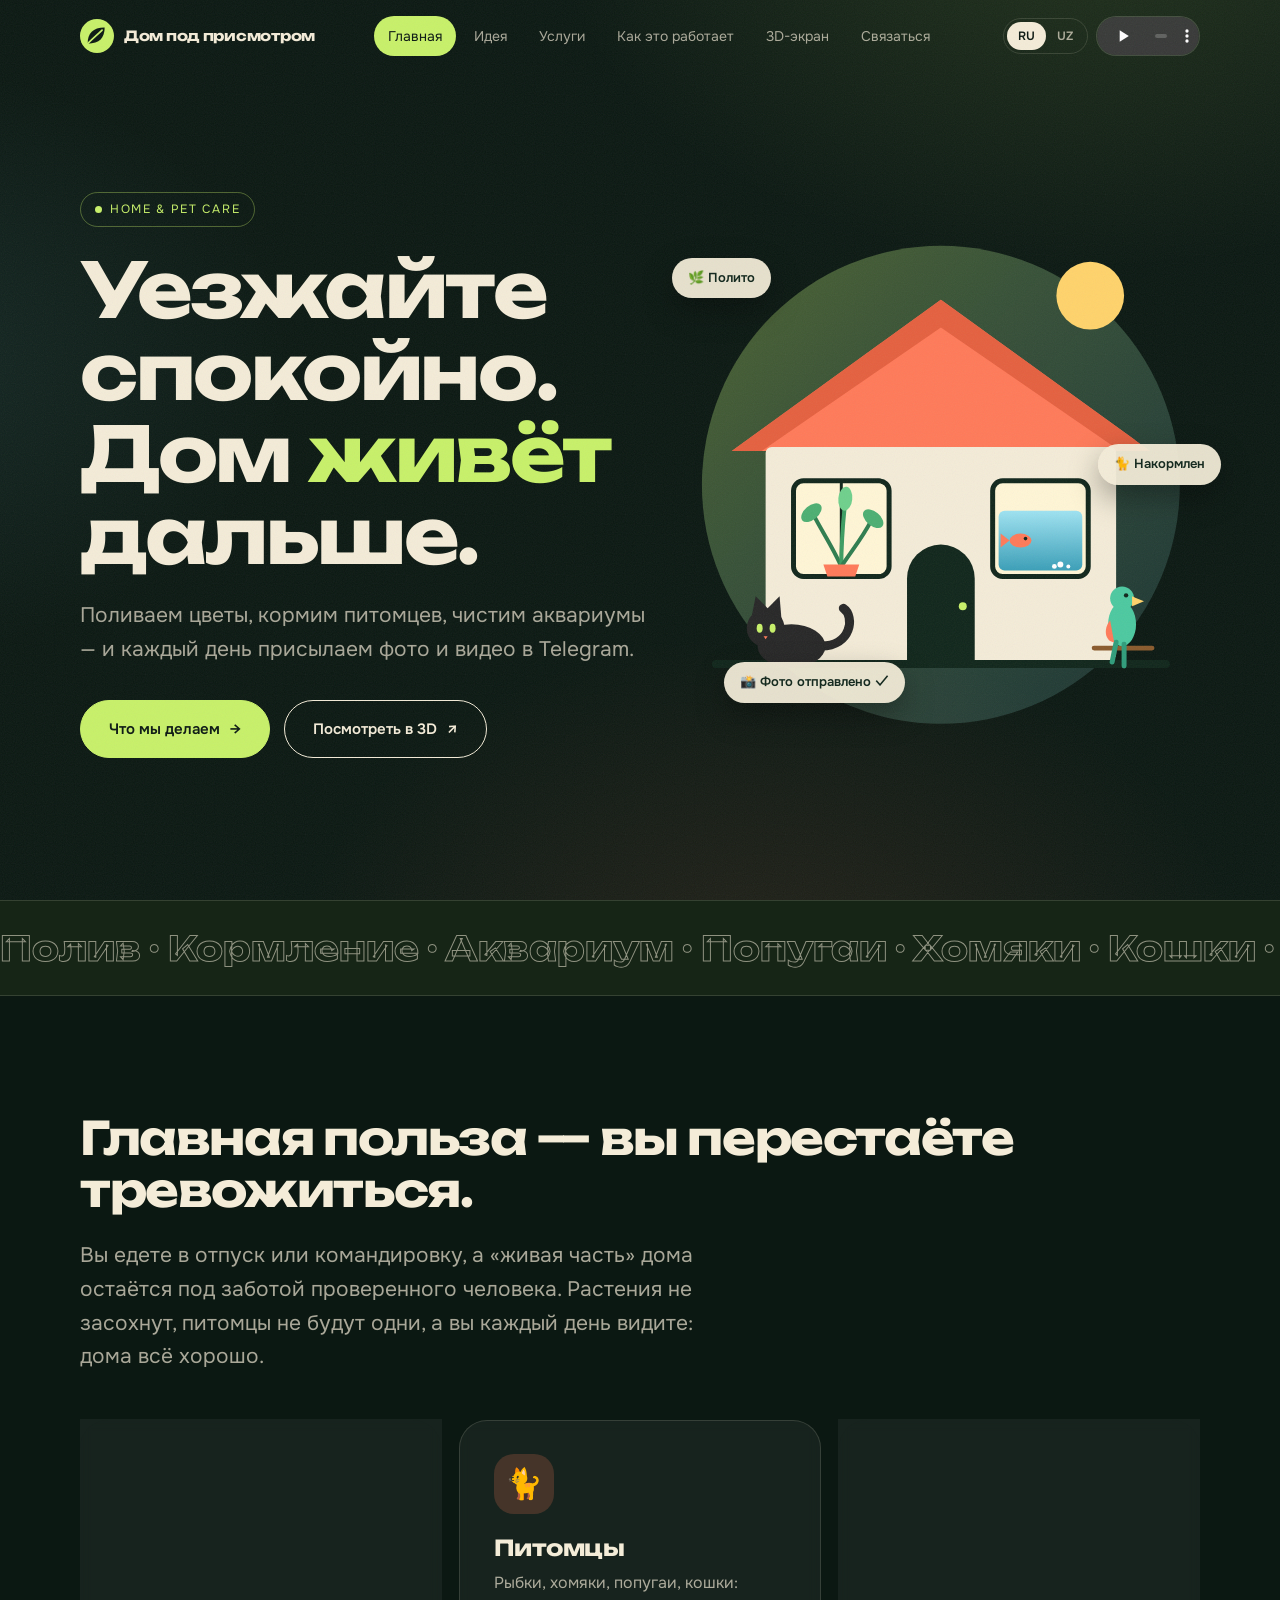
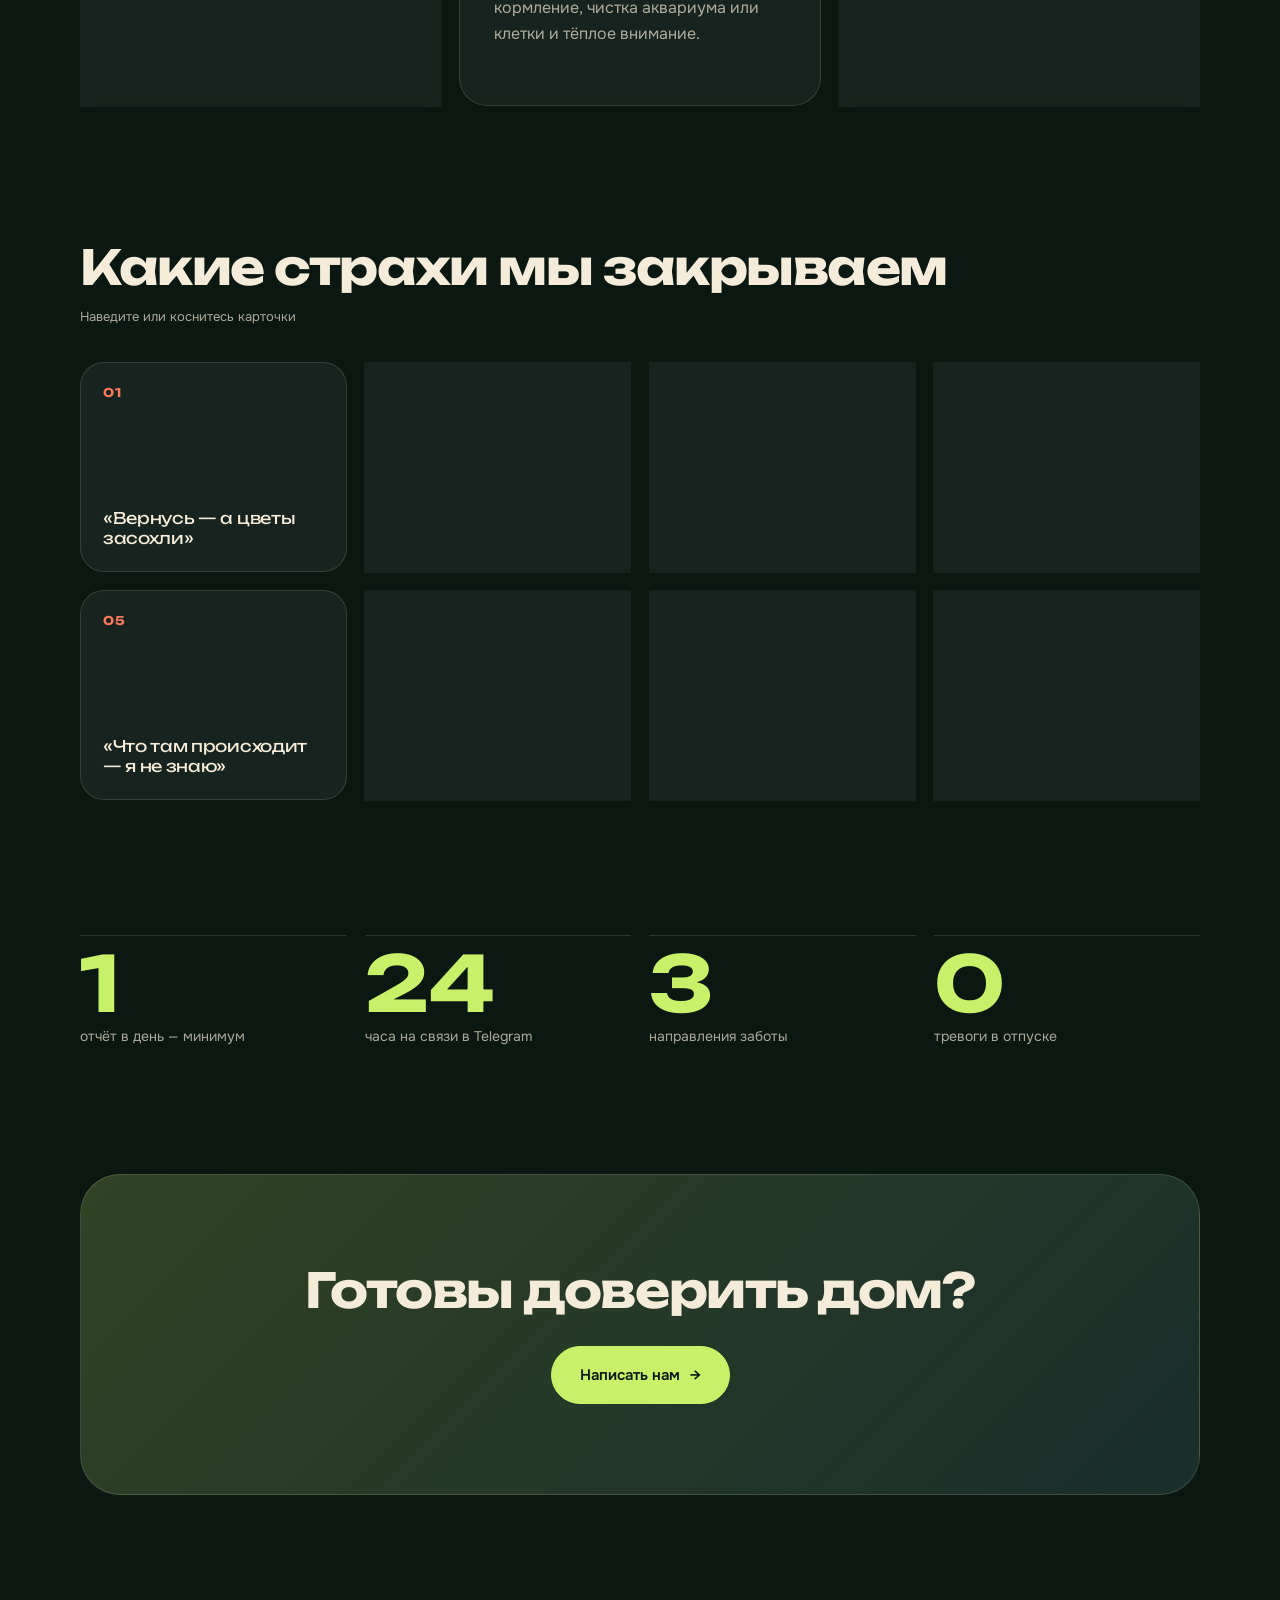
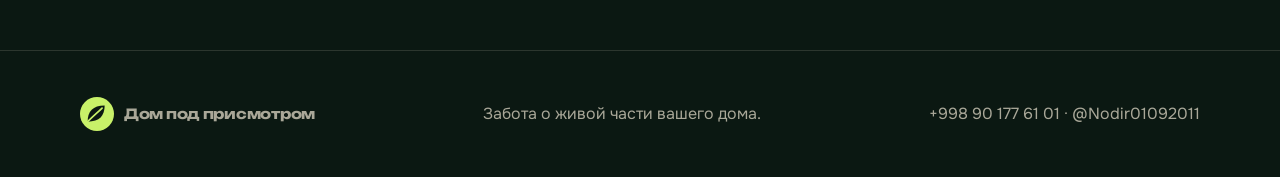
<file: index.html>
<!DOCTYPE html>
<html lang="ru">
<head>
<meta charset="utf-8">
<meta name="viewport" content="width=device-width,initial-scale=1,viewport-fit=cover">
<title>Дом под присмотром — Home & Pet Care</title>
<meta name="theme-color" content="#0b1812">
<link rel="alternate" hreflang="ru" href="index.html">
<link rel="alternate" hreflang="uz" href="uz/index.html">
<link rel="preconnect" href="https://fonts.googleapis.com"><link rel="preconnect" href="https://fonts.gstatic.com" crossorigin>
<link href="https://fonts.googleapis.com/css2?family=Onest:wght@400;500;600&family=Unbounded:wght@500;700&display=swap" rel="stylesheet">
<link rel="stylesheet" href="css/style.css">
</head>
<body>
<div id="curtain" aria-hidden="true"><svg viewBox="0 0 40 40"><path d="M6 34C6 16 16 6 34 6c0 18-10 28-28 28z" fill="#0b1812"/><path d="M6 34C16 24 22 18 30 10" stroke="#c8f169" stroke-width="2.5" fill="none" stroke-linecap="round"/></svg></div>
<div class="leaves" aria-hidden="true"><i style="--x:59%;--s:15px;--t:34s;--d:-14s;--c:#7fd6e8"></i><i style="--x:25%;--s:15px;--t:35s;--d:-20s;--c:#7fd6e8"></i><i style="--x:14%;--s:14px;--t:29s;--d:-4s;--c:#c8f169"></i><i style="--x:70%;--s:17px;--t:21s;--d:-19s;--c:#ff7a59"></i><i style="--x:59%;--s:17px;--t:25s;--d:-19s;--c:#c8f169"></i><i style="--x:69%;--s:8px;--t:21s;--d:-1s;--c:#7fd6e8"></i><i style="--x:32%;--s:16px;--t:20s;--d:-24s;--c:#ff7a59"></i><i style="--x:43%;--s:14px;--t:26s;--d:-16s;--c:#7fd6e8"></i><i style="--x:83%;--s:11px;--t:35s;--d:-0s;--c:#c8f169"></i><i style="--x:60%;--s:17px;--t:28s;--d:-13s;--c:#c8f169"></i><i style="--x:92%;--s:11px;--t:30s;--d:-24s;--c:#7fd6e8"></i><i style="--x:67%;--s:11px;--t:20s;--d:-2s;--c:#c8f169"></i><i style="--x:53%;--s:8px;--t:29s;--d:-12s;--c:#c8f169"></i><i style="--x:4%;--s:17px;--t:20s;--d:-6s;--c:#7fd6e8"></i></div>
<header class="hdr"><div class="wrap in">
  <a href="index.html" class="logo"><svg viewBox="0 0 40 40"><circle cx="20" cy="20" r="20" fill="#c8f169"/><path d="M9 29C9 17 15 10 29 10c0 12-6 19-20 19z" fill="#0b1812"/><path d="M9 29c7-7 12-11 17-16" stroke="#c8f169" stroke-width="2" fill="none" stroke-linecap="round"/></svg><b>Дом под присмотром</b></a>
  <input type="checkbox" id="nt" class="nt" aria-label="menu">
  <nav class="nav"><a href="index.html" class="act">Главная</a><a href="why.html">Идея</a><a href="services.html">Услуги</a><a href="how.html">Как это работает</a><a href="viewer.html">3D-экран</a><a href="contact.html">Связаться</a></nav>
  <div class="tools">
    <div class="lang"><a href="index.html" class="on">RU</a><a href="uz/index.html">UZ</a></div>
    <div class="snd" title="♪"><audio controls loop preload="none" src="audio/ambient.wav"></audio></div>
    <label class="burger" for="nt"><i></i><i></i></label>
  </div>
</div></header>
<main>
<section class="hero"><div class="wrap">
  <div>
    <span class="tag reveal">Home & Pet Care</span>
    <h1 class="reveal" style="--d:.1s">Уезжайте спокойно.<br>Дом <em>живёт</em> дальше.</h1>
    <p class="lead reveal" style="--d:.2s">Поливаем цветы, кормим питомцев, чистим аквариумы — и каждый день присылаем фото и видео в Telegram.</p>
    <div class="row reveal" style="--d:.3s">
      <a class="btn pri" href="services.html"><span>Что мы делаем</span><span class="ar">→</span></a>
      <a class="btn" href="viewer.html"><span>Посмотреть в 3D</span><span class="ar">↗</span></a>
    </div>
  </div>
  <div class="scene reveal" style="--d:.2s">
    <svg viewBox="0 0 520 520" aria-hidden="true">
<defs><linearGradient id="gb" x1="0" y1="0" x2="1" y2="1"><stop offset="0" stop-color="#c8f169" stop-opacity=".35"/><stop offset="1" stop-color="#7fd6e8" stop-opacity=".15"/></linearGradient>
<linearGradient id="wt" x1="0" y1="0" x2="0" y2="1"><stop offset="0" stop-color="#9fe3f2"/><stop offset="1" stop-color="#3a9fb8"/></linearGradient></defs>
<circle cx="260" cy="270" r="240" fill="url(#gb)"/><circle cx="410" cy="80" r="34" fill="#ffd36b"/>
<polygon points="50,236 260,84 470,236" fill="#ff7a59"/>
<polygon points="50,236 260,84 470,236 440,236 260,112 80,236" fill="#e5603f"/>
<rect x="84" y="232" width="352" height="214" rx="6" fill="#f4ecd8"/>
<path d="M226 446V364a34 34 0 0 1 68 0V446z" fill="#10261b"/><circle cx="282" cy="392" r="4" fill="#c8f169"/>
<rect x="112" y="266" width="96" height="96" rx="10" fill="#fff6d6" class="glow"/>
<rect x="112" y="266" width="96" height="96" rx="10" fill="none" stroke="#10261b" stroke-width="5"/>
<line x1="160" y1="266" x2="160" y2="362" stroke="#10261b" stroke-width="3"/>
<g class="sway" style="transform-origin:160px 352px">
<path d="M160 352 C150 330 140 316 132 300" stroke="#2e7d4f" stroke-width="4" fill="none" stroke-linecap="round"/>
<path d="M160 352 C160 322 162 306 164 286" stroke="#3c9d62" stroke-width="4" fill="none" stroke-linecap="round"/>
<path d="M160 352 C172 334 182 322 190 306" stroke="#2e7d4f" stroke-width="4" fill="none" stroke-linecap="round"/>
<ellipse cx="130" cy="298" rx="12" ry="7" fill="#4caf72" transform="rotate(-40 130 298)"/>
<ellipse cx="164" cy="284" rx="12" ry="7" fill="#6fd08c" transform="rotate(-85 164 284)"/>
<ellipse cx="192" cy="304" rx="12" ry="7" fill="#4caf72" transform="rotate(40 192 304)"/></g>
<path d="M142 350h36l-4 12h-28z" fill="#ff7a59"/>
<rect x="312" y="266" width="96" height="96" rx="10" fill="#fff6d6" class="glow"/>
<rect x="318" y="296" width="84" height="60" rx="6" fill="url(#wt)"/>
<g class="fish"><ellipse cx="340" cy="326" rx="11" ry="7" fill="#ff7a59"/><polygon points="329,326 320,319 320,333" fill="#ff7a59"/><circle cx="345" cy="324" r="1.8" fill="#10261b"/></g>
<circle class="bub" cx="380" cy="350" r="3" fill="#fff"/><circle class="bub" cx="388" cy="352" r="2" fill="#fff" style="animation-delay:-1.1s"/><circle class="bub" cx="374" cy="352" r="2.4" fill="#fff" style="animation-delay:-2s"/>
<rect x="312" y="266" width="96" height="96" rx="10" fill="none" stroke="#10261b" stroke-width="5"/>
<rect x="30" y="446" width="460" height="8" rx="4" fill="#10261b"/>
<g transform="translate(70 380)">
<path class="tail" d="M70 52 C100 52 104 22 92 14" stroke="#272727" stroke-width="9" fill="none" stroke-linecap="round" style="transform-origin:70px 52px"/>
<ellipse cx="40" cy="52" rx="34" ry="22" fill="#272727"/><circle cx="14" cy="34" r="19" fill="#272727"/>
<polygon points="0,22 4,2 18,16" fill="#272727"/><polygon points="14,16 28,2 30,26" fill="#272727"/>
<ellipse class="eye" cx="8" cy="34" rx="3" ry="4.5" fill="#c8f169"/><ellipse class="eye" cx="21" cy="34" rx="3" ry="4.5" fill="#c8f169"/>
<polygon points="12,42 16,42 14,45" fill="#ff7a59"/></g>
<g transform="translate(420 372)"><line x1="-6" y1="62" x2="52" y2="62" stroke="#8a5a2c" stroke-width="5" stroke-linecap="round"/>
<ellipse cx="22" cy="38" rx="14" ry="22" fill="#4cc9a0"/><circle cx="22" cy="12" r="12" fill="#4cc9a0"/><polygon points="32,10 44,15 32,20" fill="#ffd36b"/><circle cx="26" cy="9" r="2.2" fill="#10261b"/>
<path d="M16 56 L12 76 M24 58 L24 80" stroke="#2f9d7b" stroke-width="5" stroke-linecap="round"/><path d="M10 34 C2 44 6 56 14 56" fill="#ff7a59"/></g>
</svg>
    <div class="chip a">🌿 Полито</div>
    <div class="chip b">🐈 Накормлен</div>
    <div class="chip c">📸 Фото отправлено ✓</div>
  </div>
</div></section>

<div class="mq"><div class="tr"><span>Полив · Кормление · Аквариум · Попугаи · Хомяки · Кошки · Фито-студия · Фото-отчёт · Видео-отчёт · </span><span>Полив · Кормление · Аквариум · Попугаи · Хомяки · Кошки · Фито-студия · Фото-отчёт · Видео-отчёт · </span><span>Полив · Кормление · Аквариум · Попугаи · Хомяки · Кошки · Фито-студия · Фото-отчёт · Видео-отчёт · </span><span>Полив · Кормление · Аквариум · Попугаи · Хомяки · Кошки · Фито-студия · Фото-отчёт · Видео-отчёт · </span></div></div>

<section class="sec"><div class="wrap">
  <h2 class="big-q reveal">Главная польза — вы перестаёте тревожиться.</h2>
  <p class="lead reveal">Вы едете в отпуск или командировку, а «живая часть» дома остаётся под заботой проверенного человека. Растения не засохнут, питомцы не будут одни, а вы каждый день видите: дома всё хорошо.</p>
  <div class="grid g3" style="margin-top:46px">
    <div class="card tilt reveal"><div class="ico" style="background:rgba(200,241,105,.18)">🌿</div><h3>Растения</h3><p>Полив, опрыскивание, обработка — или переезд горшков в нашу фито-студию, чтобы цветы не страдали от жары.</p></div>
    <div class="card tilt reveal" style="--d:.12s"><div class="ico" style="background:rgba(255,122,89,.2)">🐈</div><h3>Питомцы</h3><p>Рыбки, хомяки, попугаи, кошки: кормление, чистка аквариума или клетки и тёплое внимание.</p></div>
    <div class="card tilt reveal" style="--d:.24s"><div class="ico" style="background:rgba(127,214,232,.2)">📸</div><h3>Спокойствие</h3><p>Ежедневные фото и видео в Telegram — вы видите свой дом, а не гадаете, что там.</p></div>
  </div>
</div></section>

<section class="sec" style="padding-top:20px"><div class="wrap">
  <h2 class="reveal">Какие страхи мы закрываем</h2>
  <p class="hint reveal">Наведите или коснитесь карточки</p>
  <div class="grid fears" style="margin-top:34px">
<label class="fc reveal"><input type="checkbox"><div class="fi"><div class="face front"><b>01</b><span>«Вернусь — а цветы засохли»</span></div><div class="face back">Полив по графику, а в жару — переезд в фито-студию.</div></div></label>
<label class="fc reveal" style="--d:0.06s"><input type="checkbox"><div class="fi"><div class="face front"><b>02</b><span>«Питомец голодный и один»</span></div><div class="face back">Кормление по вашей анкете, игра и внимание каждый день.</div></div></label>
<label class="fc reveal" style="--d:0.12s"><input type="checkbox"><div class="fi"><div class="face front"><b>03</b><span>«Аквариум зацветёт, рыбки заболеют»</span></div><div class="face back">Проверяем фильтр и температуру, кормим строго по норме.</div></div></label>
<label class="fc reveal" style="--d:0.18s"><input type="checkbox"><div class="fi"><div class="face front"><b>04</b><span>«Пустить чужого в дом страшно»</span></div><div class="face back">Договор, акт передачи ключей, проверенные специалисты и видео с каждого визита.</div></div></label>
<label class="fc reveal"><input type="checkbox"><div class="fi"><div class="face front"><b>05</b><span>«Что там происходит — я не знаю»</span></div><div class="face back">Фото и видео каждый день в Telegram. Тишины не бывает.</div></div></label>
<label class="fc reveal" style="--d:0.06s"><input type="checkbox"><div class="fi"><div class="face front"><b>06</b><span>«Некого попросить, неловко беспокоить соседей»</span></div><div class="face back">Профессионал вместо одолжения: вы никому не должны.</div></div></label>
<label class="fc reveal" style="--d:0.12s"><input type="checkbox"><div class="fi"><div class="face front"><b>07</b><span>«Питомцу стресс в зоогостинице»</span></div><div class="face back">Он остаётся дома — в привычных запахах и обстановке.</div></div></label>
<label class="fc reveal" style="--d:0.18s"><input type="checkbox"><div class="fi"><div class="face front"><b>08</b><span>«Вдруг забыл выключить утюг, закрыть кран»</span></div><div class="face back">Дополнительно проверим кран, свет, окна и пришлём фото.</div></div></label>
  </div>
</div></section>

<section class="sec" style="padding-top:20px"><div class="wrap grid g4">
  <div class="stat reveal"><b style="--n:1"></b><span>отчёт в день — минимум</span></div>
  <div class="stat reveal" style="--d:.1s"><b style="--n:24"></b><span>часа на связи в Telegram</span></div>
  <div class="stat reveal" style="--d:.2s"><b style="--n:3"></b><span>направления заботы</span></div>
  <div class="stat reveal" style="--d:.3s"><b style="--n:0"></b><span>тревоги в отпуске</span></div>
</div></section>

<section class="sec" style="padding-top:0"><div class="wrap"><div class="cta reveal"><h2>Готовы доверить дом?</h2><a class="btn pri" href="contact.html"><span>Написать нам</span><span class="ar">→</span></a></div></div></section>
</main>
<footer class="ft"><div class="wrap in"><div class="logo"><svg viewBox="0 0 40 40"><circle cx="20" cy="20" r="20" fill="#c8f169"/><path d="M9 29C9 17 15 10 29 10c0 12-6 19-20 19z" fill="#0b1812"/><path d="M9 29c7-7 12-11 17-16" stroke="#c8f169" stroke-width="2" fill="none" stroke-linecap="round"/></svg><b>Дом под присмотром</b></div><span>Забота о живой части вашего дома.</span><span><a href="tel:+998901776101">+998 90 177 61 01</a> · <a href="https://t.me/Nodir01092011" target="_blank" rel="noopener">@Nodir01092011</a></span></div></footer>
</body>
</html>
</file>
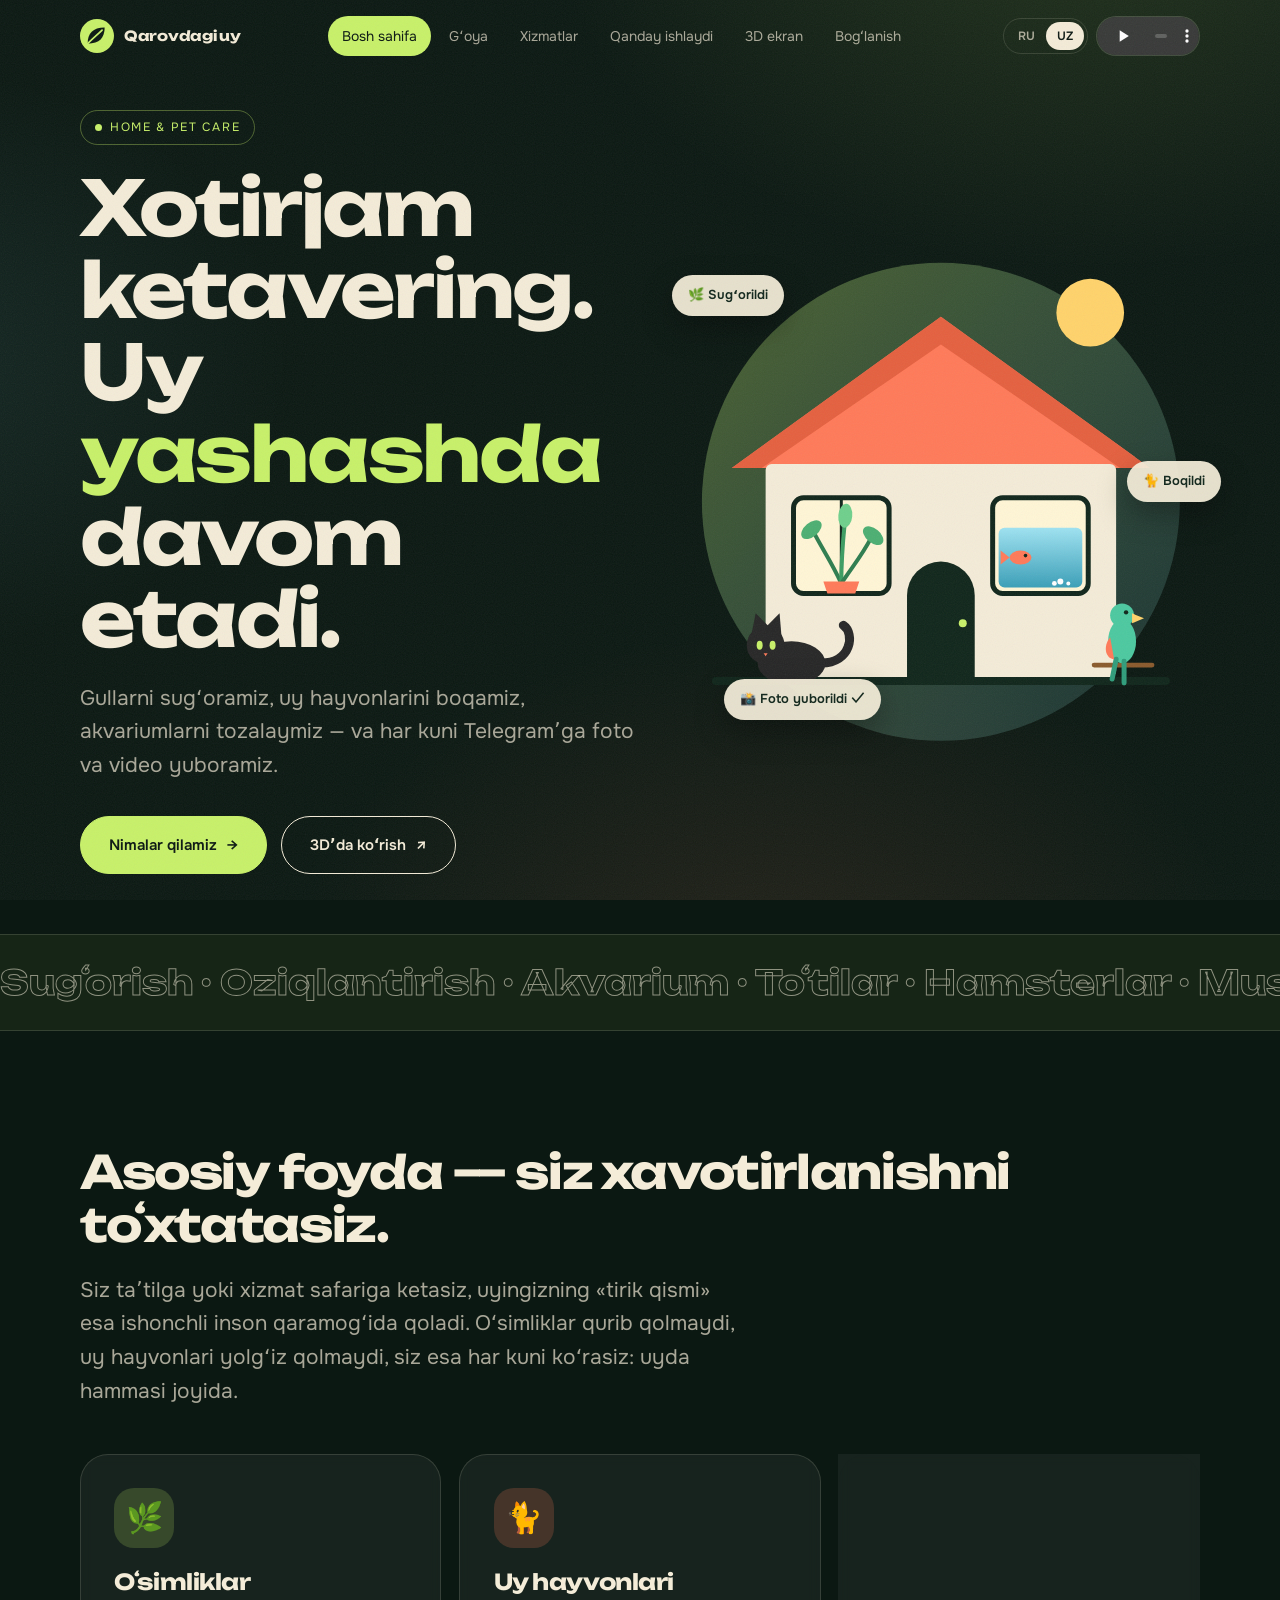
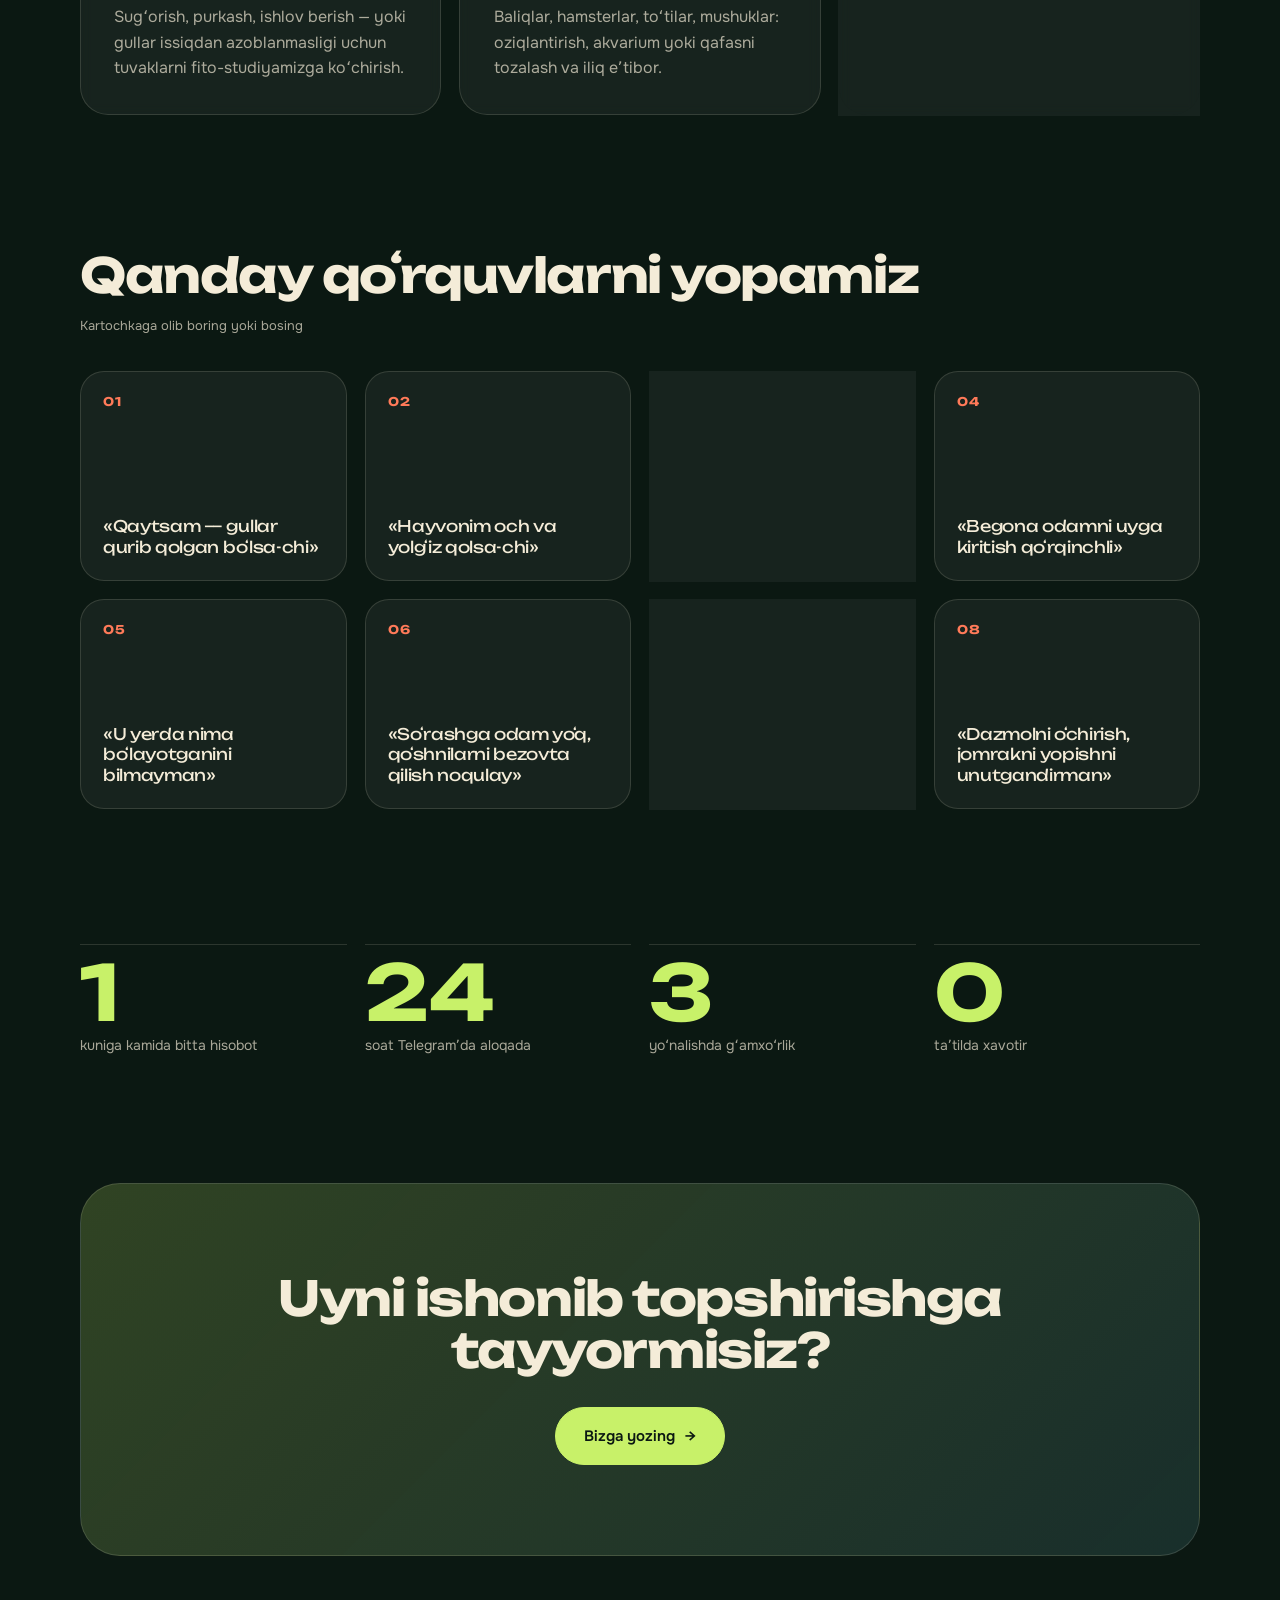
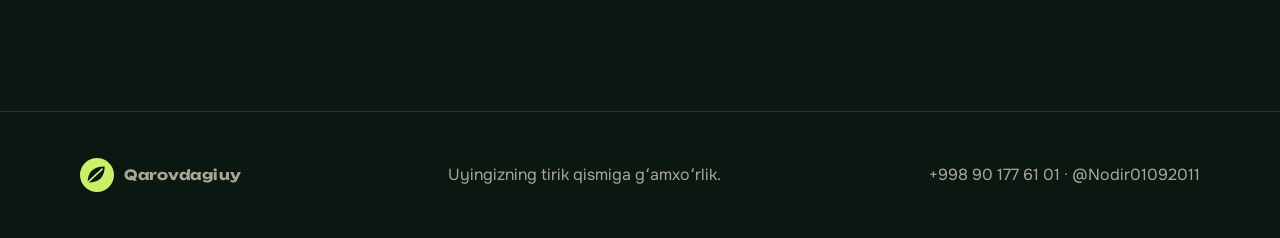
<file: uz/index.html>
<!DOCTYPE html>
<html lang="uz">
<head>
<meta charset="utf-8">
<meta name="viewport" content="width=device-width,initial-scale=1,viewport-fit=cover">
<title>Qarovdagi uy — Home & Pet Care</title>
<meta name="theme-color" content="#0b1812">
<link rel="alternate" hreflang="ru" href="../index.html">
<link rel="alternate" hreflang="uz" href="index.html">
<link rel="preconnect" href="https://fonts.googleapis.com"><link rel="preconnect" href="https://fonts.gstatic.com" crossorigin>
<link href="https://fonts.googleapis.com/css2?family=Onest:wght@400;500;600&family=Unbounded:wght@500;700&display=swap" rel="stylesheet">
<link rel="stylesheet" href="../css/style.css">
</head>
<body>
<div id="curtain" aria-hidden="true"><svg viewBox="0 0 40 40"><path d="M6 34C6 16 16 6 34 6c0 18-10 28-28 28z" fill="#0b1812"/><path d="M6 34C16 24 22 18 30 10" stroke="#c8f169" stroke-width="2.5" fill="none" stroke-linecap="round"/></svg></div>
<div class="leaves" aria-hidden="true"><i style="--x:59%;--s:15px;--t:34s;--d:-14s;--c:#7fd6e8"></i><i style="--x:25%;--s:15px;--t:35s;--d:-20s;--c:#7fd6e8"></i><i style="--x:14%;--s:14px;--t:29s;--d:-4s;--c:#c8f169"></i><i style="--x:70%;--s:17px;--t:21s;--d:-19s;--c:#ff7a59"></i><i style="--x:59%;--s:17px;--t:25s;--d:-19s;--c:#c8f169"></i><i style="--x:69%;--s:8px;--t:21s;--d:-1s;--c:#7fd6e8"></i><i style="--x:32%;--s:16px;--t:20s;--d:-24s;--c:#ff7a59"></i><i style="--x:43%;--s:14px;--t:26s;--d:-16s;--c:#7fd6e8"></i><i style="--x:83%;--s:11px;--t:35s;--d:-0s;--c:#c8f169"></i><i style="--x:60%;--s:17px;--t:28s;--d:-13s;--c:#c8f169"></i><i style="--x:92%;--s:11px;--t:30s;--d:-24s;--c:#7fd6e8"></i><i style="--x:67%;--s:11px;--t:20s;--d:-2s;--c:#c8f169"></i><i style="--x:53%;--s:8px;--t:29s;--d:-12s;--c:#c8f169"></i><i style="--x:4%;--s:17px;--t:20s;--d:-6s;--c:#7fd6e8"></i></div>
<header class="hdr"><div class="wrap in">
  <a href="index.html" class="logo"><svg viewBox="0 0 40 40"><circle cx="20" cy="20" r="20" fill="#c8f169"/><path d="M9 29C9 17 15 10 29 10c0 12-6 19-20 19z" fill="#0b1812"/><path d="M9 29c7-7 12-11 17-16" stroke="#c8f169" stroke-width="2" fill="none" stroke-linecap="round"/></svg><b>Qarovdagi uy</b></a>
  <input type="checkbox" id="nt" class="nt" aria-label="menu">
  <nav class="nav"><a href="index.html" class="act">Bosh sahifa</a><a href="why.html">Gʻoya</a><a href="services.html">Xizmatlar</a><a href="how.html">Qanday ishlaydi</a><a href="viewer.html">3D ekran</a><a href="contact.html">Bogʻlanish</a></nav>
  <div class="tools">
    <div class="lang"><a href="../index.html">RU</a><a href="index.html" class="on">UZ</a></div>
    <div class="snd" title="♪"><audio controls loop preload="none" src="../audio/ambient.wav"></audio></div>
    <label class="burger" for="nt"><i></i><i></i></label>
  </div>
</div></header>
<main>
<section class="hero"><div class="wrap">
  <div>
    <span class="tag reveal">Home & Pet Care</span>
    <h1 class="reveal" style="--d:.1s">Xotirjam ketavering.<br>Uy <em>yashashda</em> davom etadi.</h1>
    <p class="lead reveal" style="--d:.2s">Gullarni sugʻoramiz, uy hayvonlarini boqamiz, akvariumlarni tozalaymiz — va har kuni Telegramʼga foto va video yuboramiz.</p>
    <div class="row reveal" style="--d:.3s">
      <a class="btn pri" href="services.html"><span>Nimalar qilamiz</span><span class="ar">→</span></a>
      <a class="btn" href="viewer.html"><span>3Dʼda koʻrish</span><span class="ar">↗</span></a>
    </div>
  </div>
  <div class="scene reveal" style="--d:.2s">
    <svg viewBox="0 0 520 520" aria-hidden="true">
<defs><linearGradient id="gb" x1="0" y1="0" x2="1" y2="1"><stop offset="0" stop-color="#c8f169" stop-opacity=".35"/><stop offset="1" stop-color="#7fd6e8" stop-opacity=".15"/></linearGradient>
<linearGradient id="wt" x1="0" y1="0" x2="0" y2="1"><stop offset="0" stop-color="#9fe3f2"/><stop offset="1" stop-color="#3a9fb8"/></linearGradient></defs>
<circle cx="260" cy="270" r="240" fill="url(#gb)"/><circle cx="410" cy="80" r="34" fill="#ffd36b"/>
<polygon points="50,236 260,84 470,236" fill="#ff7a59"/>
<polygon points="50,236 260,84 470,236 440,236 260,112 80,236" fill="#e5603f"/>
<rect x="84" y="232" width="352" height="214" rx="6" fill="#f4ecd8"/>
<path d="M226 446V364a34 34 0 0 1 68 0V446z" fill="#10261b"/><circle cx="282" cy="392" r="4" fill="#c8f169"/>
<rect x="112" y="266" width="96" height="96" rx="10" fill="#fff6d6" class="glow"/>
<rect x="112" y="266" width="96" height="96" rx="10" fill="none" stroke="#10261b" stroke-width="5"/>
<line x1="160" y1="266" x2="160" y2="362" stroke="#10261b" stroke-width="3"/>
<g class="sway" style="transform-origin:160px 352px">
<path d="M160 352 C150 330 140 316 132 300" stroke="#2e7d4f" stroke-width="4" fill="none" stroke-linecap="round"/>
<path d="M160 352 C160 322 162 306 164 286" stroke="#3c9d62" stroke-width="4" fill="none" stroke-linecap="round"/>
<path d="M160 352 C172 334 182 322 190 306" stroke="#2e7d4f" stroke-width="4" fill="none" stroke-linecap="round"/>
<ellipse cx="130" cy="298" rx="12" ry="7" fill="#4caf72" transform="rotate(-40 130 298)"/>
<ellipse cx="164" cy="284" rx="12" ry="7" fill="#6fd08c" transform="rotate(-85 164 284)"/>
<ellipse cx="192" cy="304" rx="12" ry="7" fill="#4caf72" transform="rotate(40 192 304)"/></g>
<path d="M142 350h36l-4 12h-28z" fill="#ff7a59"/>
<rect x="312" y="266" width="96" height="96" rx="10" fill="#fff6d6" class="glow"/>
<rect x="318" y="296" width="84" height="60" rx="6" fill="url(#wt)"/>
<g class="fish"><ellipse cx="340" cy="326" rx="11" ry="7" fill="#ff7a59"/><polygon points="329,326 320,319 320,333" fill="#ff7a59"/><circle cx="345" cy="324" r="1.8" fill="#10261b"/></g>
<circle class="bub" cx="380" cy="350" r="3" fill="#fff"/><circle class="bub" cx="388" cy="352" r="2" fill="#fff" style="animation-delay:-1.1s"/><circle class="bub" cx="374" cy="352" r="2.4" fill="#fff" style="animation-delay:-2s"/>
<rect x="312" y="266" width="96" height="96" rx="10" fill="none" stroke="#10261b" stroke-width="5"/>
<rect x="30" y="446" width="460" height="8" rx="4" fill="#10261b"/>
<g transform="translate(70 380)">
<path class="tail" d="M70 52 C100 52 104 22 92 14" stroke="#272727" stroke-width="9" fill="none" stroke-linecap="round" style="transform-origin:70px 52px"/>
<ellipse cx="40" cy="52" rx="34" ry="22" fill="#272727"/><circle cx="14" cy="34" r="19" fill="#272727"/>
<polygon points="0,22 4,2 18,16" fill="#272727"/><polygon points="14,16 28,2 30,26" fill="#272727"/>
<ellipse class="eye" cx="8" cy="34" rx="3" ry="4.5" fill="#c8f169"/><ellipse class="eye" cx="21" cy="34" rx="3" ry="4.5" fill="#c8f169"/>
<polygon points="12,42 16,42 14,45" fill="#ff7a59"/></g>
<g transform="translate(420 372)"><line x1="-6" y1="62" x2="52" y2="62" stroke="#8a5a2c" stroke-width="5" stroke-linecap="round"/>
<ellipse cx="22" cy="38" rx="14" ry="22" fill="#4cc9a0"/><circle cx="22" cy="12" r="12" fill="#4cc9a0"/><polygon points="32,10 44,15 32,20" fill="#ffd36b"/><circle cx="26" cy="9" r="2.2" fill="#10261b"/>
<path d="M16 56 L12 76 M24 58 L24 80" stroke="#2f9d7b" stroke-width="5" stroke-linecap="round"/><path d="M10 34 C2 44 6 56 14 56" fill="#ff7a59"/></g>
</svg>
    <div class="chip a">🌿 Sugʻorildi</div>
    <div class="chip b">🐈 Boqildi</div>
    <div class="chip c">📸 Foto yuborildi ✓</div>
  </div>
</div></section>

<div class="mq"><div class="tr"><span>Sugʻorish · Oziqlantirish · Akvarium · Toʻtilar · Hamsterlar · Mushuklar · Fito-studiya · Foto-hisobot · Video-hisobot · </span><span>Sugʻorish · Oziqlantirish · Akvarium · Toʻtilar · Hamsterlar · Mushuklar · Fito-studiya · Foto-hisobot · Video-hisobot · </span><span>Sugʻorish · Oziqlantirish · Akvarium · Toʻtilar · Hamsterlar · Mushuklar · Fito-studiya · Foto-hisobot · Video-hisobot · </span><span>Sugʻorish · Oziqlantirish · Akvarium · Toʻtilar · Hamsterlar · Mushuklar · Fito-studiya · Foto-hisobot · Video-hisobot · </span></div></div>

<section class="sec"><div class="wrap">
  <h2 class="big-q reveal">Asosiy foyda — siz xavotirlanishni toʻxtatasiz.</h2>
  <p class="lead reveal">Siz taʼtilga yoki xizmat safariga ketasiz, uyingizning «tirik qismi» esa ishonchli inson qaramogʻida qoladi. Oʻsimliklar qurib qolmaydi, uy hayvonlari yolgʻiz qolmaydi, siz esa har kuni koʻrasiz: uyda hammasi joyida.</p>
  <div class="grid g3" style="margin-top:46px">
    <div class="card tilt reveal"><div class="ico" style="background:rgba(200,241,105,.18)">🌿</div><h3>Oʻsimliklar</h3><p>Sugʻorish, purkash, ishlov berish — yoki gullar issiqdan azoblanmasligi uchun tuvaklarni fito-studiyamizga koʻchirish.</p></div>
    <div class="card tilt reveal" style="--d:.12s"><div class="ico" style="background:rgba(255,122,89,.2)">🐈</div><h3>Uy hayvonlari</h3><p>Baliqlar, hamsterlar, toʻtilar, mushuklar: oziqlantirish, akvarium yoki qafasni tozalash va iliq eʼtibor.</p></div>
    <div class="card tilt reveal" style="--d:.24s"><div class="ico" style="background:rgba(127,214,232,.2)">📸</div><h3>Xotirjamlik</h3><p>Telegramʼda kundalik foto va video — siz uyingizni koʻrasiz, taxmin qilib oʻtirmaysiz.</p></div>
  </div>
</div></section>

<section class="sec" style="padding-top:20px"><div class="wrap">
  <h2 class="reveal">Qanday qoʻrquvlarni yopamiz</h2>
  <p class="hint reveal">Kartochkaga olib boring yoki bosing</p>
  <div class="grid fears" style="margin-top:34px">
<label class="fc reveal"><input type="checkbox"><div class="fi"><div class="face front"><b>01</b><span>«Qaytsam — gullar qurib qolgan boʻlsa-chi»</span></div><div class="face back">Jadval boʻyicha sugʻorish, jazirama kunlarda — fito-studiyaga koʻchirish.</div></div></label>
<label class="fc reveal" style="--d:0.06s"><input type="checkbox"><div class="fi"><div class="face front"><b>02</b><span>«Hayvonim och va yolgʻiz qolsa-chi»</span></div><div class="face back">Anketangiz boʻyicha oziqlantirish, har kuni oʻyin va eʼtibor.</div></div></label>
<label class="fc reveal" style="--d:0.12s"><input type="checkbox"><div class="fi"><div class="face front"><b>03</b><span>«Akvarium koʻkarib, baliqlar kasal boʻlsa-chi»</span></div><div class="face back">Filtr va haroratni tekshiramiz, meʼyor boʻyicha boqamiz.</div></div></label>
<label class="fc reveal" style="--d:0.18s"><input type="checkbox"><div class="fi"><div class="face front"><b>04</b><span>«Begona odamni uyga kiritish qoʻrqinchli»</span></div><div class="face back">Shartnoma, kalitlarni topshirish dalolatnomasi, tekshirilgan mutaxassislar va har bir tashrifdan video.</div></div></label>
<label class="fc reveal"><input type="checkbox"><div class="fi"><div class="face front"><b>05</b><span>«U yerda nima boʻlayotganini bilmayman»</span></div><div class="face back">Har kuni Telegramʼda foto va video. Sukunat boʻlmaydi.</div></div></label>
<label class="fc reveal" style="--d:0.06s"><input type="checkbox"><div class="fi"><div class="face front"><b>06</b><span>«Soʻrashga odam yoʻq, qoʻshnilarni bezovta qilish noqulay»</span></div><div class="face back">Iltimos oʻrniga mutaxassis: siz hech kimdan qarzdor emassiz.</div></div></label>
<label class="fc reveal" style="--d:0.12s"><input type="checkbox"><div class="fi"><div class="face front"><b>07</b><span>«Hayvonim mehmonxonada stress oladi»</span></div><div class="face back">U uyda — odatiy hid va muhitda qoladi.</div></div></label>
<label class="fc reveal" style="--d:0.18s"><input type="checkbox"><div class="fi"><div class="face front"><b>08</b><span>«Dazmolni oʻchirish, jomrakni yopishni unutgandirman»</span></div><div class="face back">Qoʻshimcha ravishda jomrak, chiroq, derazalarni tekshirib, foto yuboramiz.</div></div></label>
  </div>
</div></section>

<section class="sec" style="padding-top:20px"><div class="wrap grid g4">
  <div class="stat reveal"><b style="--n:1"></b><span>kuniga kamida bitta hisobot</span></div>
  <div class="stat reveal" style="--d:.1s"><b style="--n:24"></b><span>soat Telegramʼda aloqada</span></div>
  <div class="stat reveal" style="--d:.2s"><b style="--n:3"></b><span>yoʻnalishda gʻamxoʻrlik</span></div>
  <div class="stat reveal" style="--d:.3s"><b style="--n:0"></b><span>taʼtilda xavotir</span></div>
</div></section>

<section class="sec" style="padding-top:0"><div class="wrap"><div class="cta reveal"><h2>Uyni ishonib topshirishga tayyormisiz?</h2><a class="btn pri" href="contact.html"><span>Bizga yozing</span><span class="ar">→</span></a></div></div></section>
</main>
<footer class="ft"><div class="wrap in"><div class="logo"><svg viewBox="0 0 40 40"><circle cx="20" cy="20" r="20" fill="#c8f169"/><path d="M9 29C9 17 15 10 29 10c0 12-6 19-20 19z" fill="#0b1812"/><path d="M9 29c7-7 12-11 17-16" stroke="#c8f169" stroke-width="2" fill="none" stroke-linecap="round"/></svg><b>Qarovdagi uy</b></div><span>Uyingizning tirik qismiga gʻamxoʻrlik.</span><span><a href="tel:+998901776101">+998 90 177 61 01</a> · <a href="https://t.me/Nodir01092011" target="_blank" rel="noopener">@Nodir01092011</a></span></div></footer>
</body>
</html>
</file>
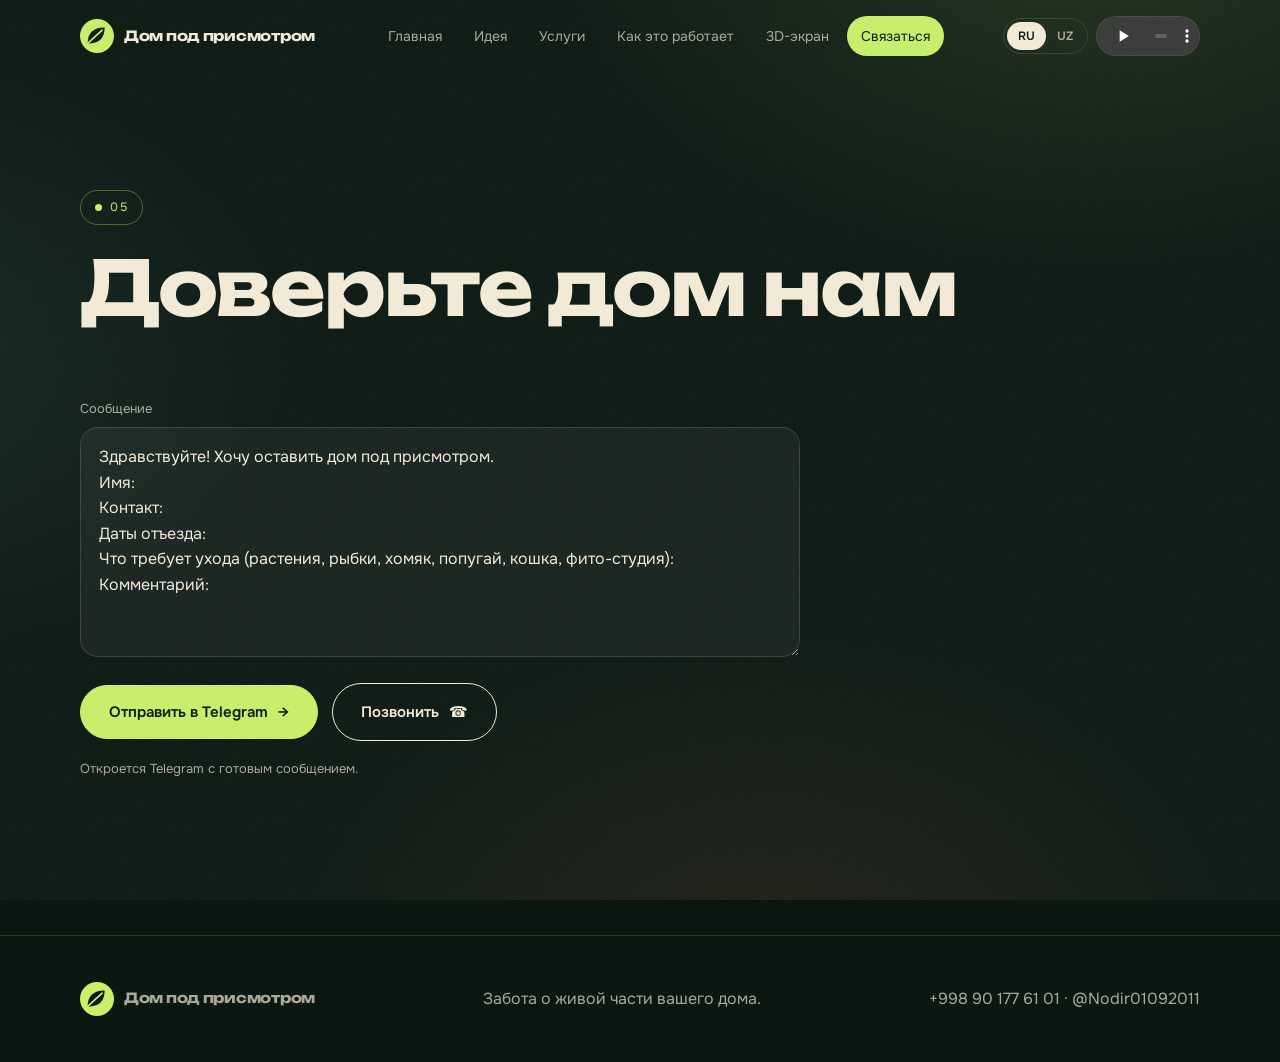
<file: contact.html>
<!DOCTYPE html>
<html lang="ru">
<head>
<meta charset="utf-8">
<meta name="viewport" content="width=device-width,initial-scale=1,viewport-fit=cover">
<title>Дом под присмотром — Связаться</title>
<meta name="theme-color" content="#0b1812">
<link rel="alternate" hreflang="ru" href="contact.html">
<link rel="alternate" hreflang="uz" href="uz/contact.html">
<link rel="preconnect" href="https://fonts.googleapis.com"><link rel="preconnect" href="https://fonts.gstatic.com" crossorigin>
<link href="https://fonts.googleapis.com/css2?family=Onest:wght@400;500;600&family=Unbounded:wght@500;700&display=swap" rel="stylesheet">
<link rel="stylesheet" href="css/style.css">
</head>
<body>
<div id="curtain" aria-hidden="true"><svg viewBox="0 0 40 40"><path d="M6 34C6 16 16 6 34 6c0 18-10 28-28 28z" fill="#0b1812"/><path d="M6 34C16 24 22 18 30 10" stroke="#c8f169" stroke-width="2.5" fill="none" stroke-linecap="round"/></svg></div>
<div class="leaves" aria-hidden="true"><i style="--x:59%;--s:15px;--t:34s;--d:-14s;--c:#7fd6e8"></i><i style="--x:25%;--s:15px;--t:35s;--d:-20s;--c:#7fd6e8"></i><i style="--x:14%;--s:14px;--t:29s;--d:-4s;--c:#c8f169"></i><i style="--x:70%;--s:17px;--t:21s;--d:-19s;--c:#ff7a59"></i><i style="--x:59%;--s:17px;--t:25s;--d:-19s;--c:#c8f169"></i><i style="--x:69%;--s:8px;--t:21s;--d:-1s;--c:#7fd6e8"></i><i style="--x:32%;--s:16px;--t:20s;--d:-24s;--c:#ff7a59"></i><i style="--x:43%;--s:14px;--t:26s;--d:-16s;--c:#7fd6e8"></i><i style="--x:83%;--s:11px;--t:35s;--d:-0s;--c:#c8f169"></i><i style="--x:60%;--s:17px;--t:28s;--d:-13s;--c:#c8f169"></i><i style="--x:92%;--s:11px;--t:30s;--d:-24s;--c:#7fd6e8"></i><i style="--x:67%;--s:11px;--t:20s;--d:-2s;--c:#c8f169"></i><i style="--x:53%;--s:8px;--t:29s;--d:-12s;--c:#c8f169"></i><i style="--x:4%;--s:17px;--t:20s;--d:-6s;--c:#7fd6e8"></i></div>
<header class="hdr"><div class="wrap in">
  <a href="index.html" class="logo"><svg viewBox="0 0 40 40"><circle cx="20" cy="20" r="20" fill="#c8f169"/><path d="M9 29C9 17 15 10 29 10c0 12-6 19-20 19z" fill="#0b1812"/><path d="M9 29c7-7 12-11 17-16" stroke="#c8f169" stroke-width="2" fill="none" stroke-linecap="round"/></svg><b>Дом под присмотром</b></a>
  <input type="checkbox" id="nt" class="nt" aria-label="menu">
  <nav class="nav"><a href="index.html">Главная</a><a href="why.html">Идея</a><a href="services.html">Услуги</a><a href="how.html">Как это работает</a><a href="viewer.html">3D-экран</a><a href="contact.html" class="act">Связаться</a></nav>
  <div class="tools">
    <div class="lang"><a href="contact.html" class="on">RU</a><a href="uz/contact.html">UZ</a></div>
    <div class="snd" title="♪"><audio controls loop preload="none" src="audio/ambient.wav"></audio></div>
    <label class="burger" for="nt"><i></i><i></i></label>
  </div>
</div></header>
<main>
<section class="page-top"><div class="wrap">
  <span class="tag reveal">05</span>
  <h1 class="reveal" style="--d:.1s;margin-top:22px">Доверьте дом нам</h1>
</div></section>

<section class="sec" style="padding-top:40px"><div class="wrap">
  <form class="form reveal" action="https://t.me/Nodir01092011" method="get" target="_blank">
    <div><label for="msg">Сообщение</label><textarea id="msg" name="text" required>Здравствуйте! Хочу оставить дом под присмотром.
Имя: 
Контакт: 
Даты отъезда: 
Что требует ухода (растения, рыбки, хомяк, попугай, кошка, фито-студия): 
Комментарий: </textarea></div>
    <div class="row" style="align-items:center">
      <button class="btn pri" type="submit"><span>Отправить в Telegram</span><span class="ar">→</span></button>
      <a class="btn" href="tel:+998901776101"><span>Позвонить</span><span class="ar">☎</span></a>
    </div>
    <span class="hint" style="margin:0">Откроется Telegram с готовым сообщением.</span>
  </form>
</div></section>
</main>
<footer class="ft"><div class="wrap in"><div class="logo"><svg viewBox="0 0 40 40"><circle cx="20" cy="20" r="20" fill="#c8f169"/><path d="M9 29C9 17 15 10 29 10c0 12-6 19-20 19z" fill="#0b1812"/><path d="M9 29c7-7 12-11 17-16" stroke="#c8f169" stroke-width="2" fill="none" stroke-linecap="round"/></svg><b>Дом под присмотром</b></div><span>Забота о живой части вашего дома.</span><span><a href="tel:+998901776101">+998 90 177 61 01</a> · <a href="https://t.me/Nodir01092011" target="_blank" rel="noopener">@Nodir01092011</a></span></div></footer>
</body>
</html>
</file>
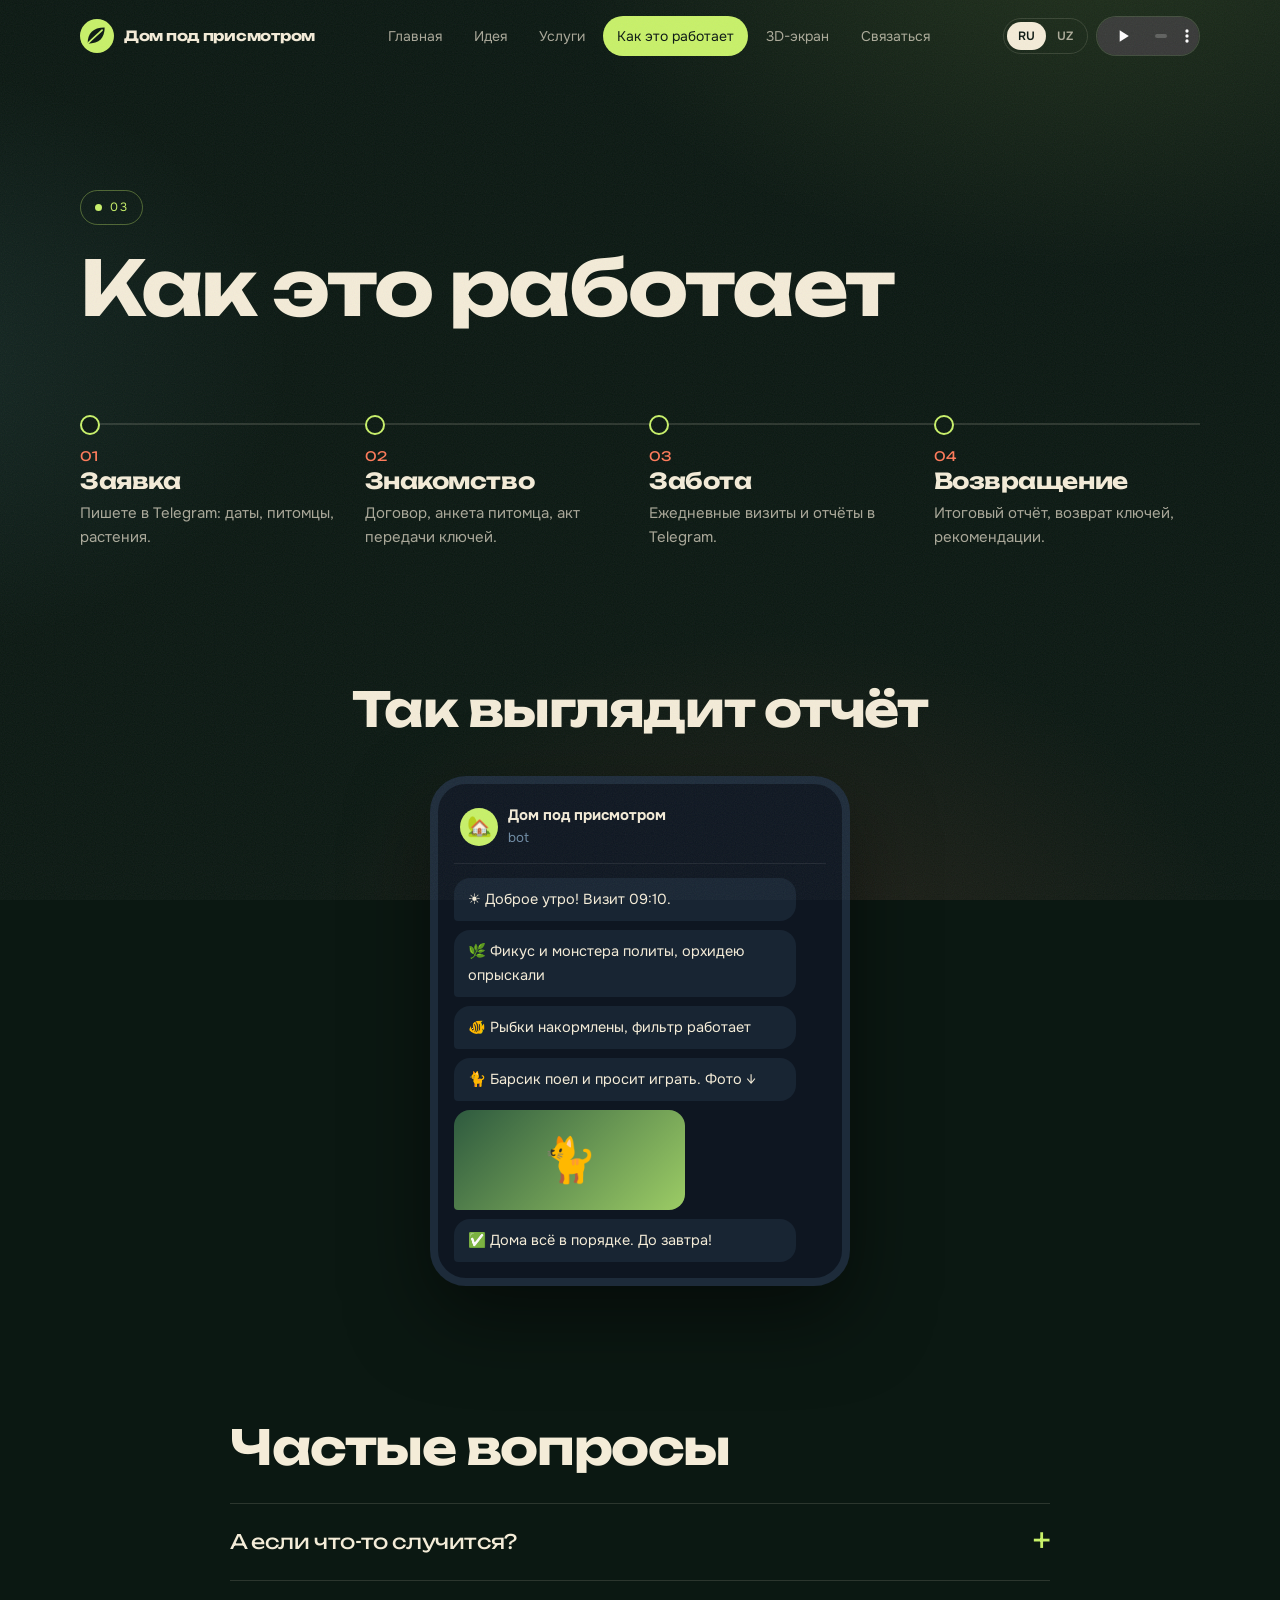
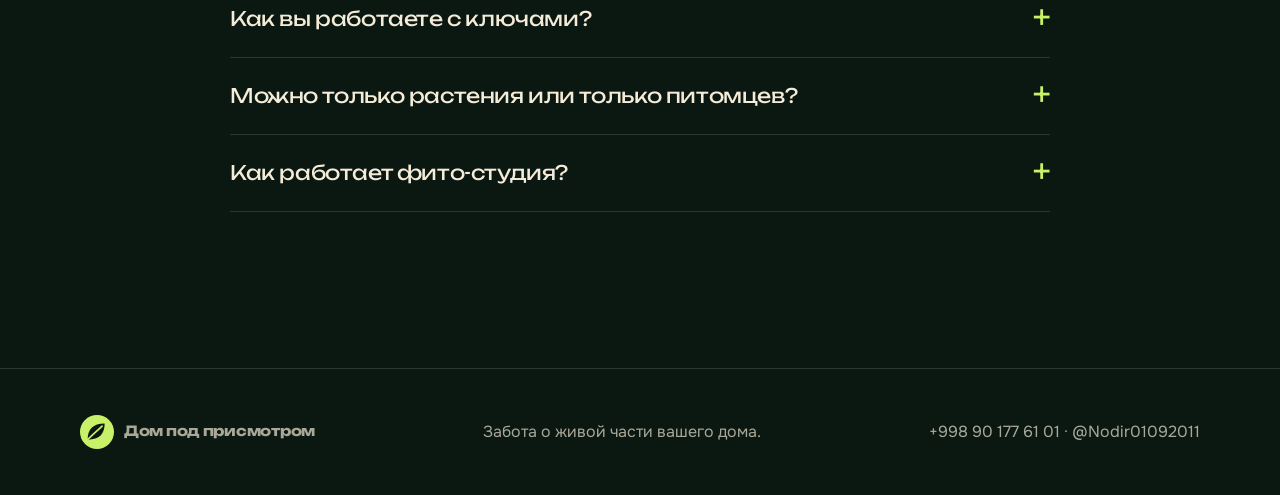
<file: how.html>
<!DOCTYPE html>
<html lang="ru">
<head>
<meta charset="utf-8">
<meta name="viewport" content="width=device-width,initial-scale=1,viewport-fit=cover">
<title>Дом под присмотром — Как это работает</title>
<meta name="theme-color" content="#0b1812">
<link rel="alternate" hreflang="ru" href="how.html">
<link rel="alternate" hreflang="uz" href="uz/how.html">
<link rel="preconnect" href="https://fonts.googleapis.com"><link rel="preconnect" href="https://fonts.gstatic.com" crossorigin>
<link href="https://fonts.googleapis.com/css2?family=Onest:wght@400;500;600&family=Unbounded:wght@500;700&display=swap" rel="stylesheet">
<link rel="stylesheet" href="css/style.css">
</head>
<body>
<div id="curtain" aria-hidden="true"><svg viewBox="0 0 40 40"><path d="M6 34C6 16 16 6 34 6c0 18-10 28-28 28z" fill="#0b1812"/><path d="M6 34C16 24 22 18 30 10" stroke="#c8f169" stroke-width="2.5" fill="none" stroke-linecap="round"/></svg></div>
<div class="leaves" aria-hidden="true"><i style="--x:59%;--s:15px;--t:34s;--d:-14s;--c:#7fd6e8"></i><i style="--x:25%;--s:15px;--t:35s;--d:-20s;--c:#7fd6e8"></i><i style="--x:14%;--s:14px;--t:29s;--d:-4s;--c:#c8f169"></i><i style="--x:70%;--s:17px;--t:21s;--d:-19s;--c:#ff7a59"></i><i style="--x:59%;--s:17px;--t:25s;--d:-19s;--c:#c8f169"></i><i style="--x:69%;--s:8px;--t:21s;--d:-1s;--c:#7fd6e8"></i><i style="--x:32%;--s:16px;--t:20s;--d:-24s;--c:#ff7a59"></i><i style="--x:43%;--s:14px;--t:26s;--d:-16s;--c:#7fd6e8"></i><i style="--x:83%;--s:11px;--t:35s;--d:-0s;--c:#c8f169"></i><i style="--x:60%;--s:17px;--t:28s;--d:-13s;--c:#c8f169"></i><i style="--x:92%;--s:11px;--t:30s;--d:-24s;--c:#7fd6e8"></i><i style="--x:67%;--s:11px;--t:20s;--d:-2s;--c:#c8f169"></i><i style="--x:53%;--s:8px;--t:29s;--d:-12s;--c:#c8f169"></i><i style="--x:4%;--s:17px;--t:20s;--d:-6s;--c:#7fd6e8"></i></div>
<header class="hdr"><div class="wrap in">
  <a href="index.html" class="logo"><svg viewBox="0 0 40 40"><circle cx="20" cy="20" r="20" fill="#c8f169"/><path d="M9 29C9 17 15 10 29 10c0 12-6 19-20 19z" fill="#0b1812"/><path d="M9 29c7-7 12-11 17-16" stroke="#c8f169" stroke-width="2" fill="none" stroke-linecap="round"/></svg><b>Дом под присмотром</b></a>
  <input type="checkbox" id="nt" class="nt" aria-label="menu">
  <nav class="nav"><a href="index.html">Главная</a><a href="why.html">Идея</a><a href="services.html">Услуги</a><a href="how.html" class="act">Как это работает</a><a href="viewer.html">3D-экран</a><a href="contact.html">Связаться</a></nav>
  <div class="tools">
    <div class="lang"><a href="how.html" class="on">RU</a><a href="uz/how.html">UZ</a></div>
    <div class="snd" title="♪"><audio controls loop preload="none" src="audio/ambient.wav"></audio></div>
    <label class="burger" for="nt"><i></i><i></i></label>
  </div>
</div></header>
<main>
<section class="page-top"><div class="wrap">
  <span class="tag reveal">03</span>
  <h1 class="reveal" style="--d:.1s;margin-top:22px">Как это работает</h1>
</div></section>

<section class="sec" style="padding-top:50px"><div class="wrap"><div class="tl"><div class="step reveal"><span class="num">01</span><h3>Заявка</h3><p class="lead">Пишете в Telegram: даты, питомцы, растения.</p></div><div class="step reveal" style="--d:0.12s"><span class="num">02</span><h3>Знакомство</h3><p class="lead">Договор, анкета питомца, акт передачи ключей.</p></div><div class="step reveal" style="--d:0.24s"><span class="num">03</span><h3>Забота</h3><p class="lead">Ежедневные визиты и отчёты в Telegram.</p></div><div class="step reveal" style="--d:0.36s"><span class="num">04</span><h3>Возвращение</h3><p class="lead">Итоговый отчёт, возврат ключей, рекомендации.</p></div></div></div></section>

<section class="sec" style="padding-top:20px"><div class="wrap">
  <h2 class="reveal" style="text-align:center;margin-bottom:40px">Так выглядит отчёт</h2>
  <div class="phone reveal">
    <div class="top"><div class="av">🏡</div><div><b>Дом под присмотром</b><small>bot</small></div></div>
    <div class="msgs"><div class="msg" style="--i:0">☀️ Доброе утро! Визит 09:10.</div><div class="msg" style="--i:1">🌿 Фикус и монстера политы, орхидею опрыскали</div><div class="msg" style="--i:2">🐠 Рыбки накормлены, фильтр работает</div><div class="msg" style="--i:3">🐈 Барсик поел и просит играть. Фото ↓</div><div class="msg photo" style="--i:4">🐈</div><div class="msg" style="--i:5">✅ Дома всё в порядке. До завтра!</div></div>
  </div>
</div></section>

<section class="sec" style="padding-top:20px"><div class="wrap" style="max-width:900px">
  <h2 class="reveal" style="margin-bottom:30px">Частые вопросы</h2>
  <div class="reveal"><details name="faq"><summary>А если что-то случится?</summary><p>Сразу свяжемся с вами и действуем по вашей инструкции, при необходимости вызовем ветеринара.</p></details><details name="faq"><summary>Как вы работаете с ключами?</summary><p>Фиксируем в акте передачи и возвращаем после итогового визита.</p></details><details name="faq"><summary>Можно только растения или только питомцев?</summary><p>Да, формат выбираете вы.</p></details><details name="faq"><summary>Как работает фито-студия?</summary><p>Мы заберём горшки, позаботимся о них и вернём к вашему приезду.</p></details></div>
</div></section>
</main>
<footer class="ft"><div class="wrap in"><div class="logo"><svg viewBox="0 0 40 40"><circle cx="20" cy="20" r="20" fill="#c8f169"/><path d="M9 29C9 17 15 10 29 10c0 12-6 19-20 19z" fill="#0b1812"/><path d="M9 29c7-7 12-11 17-16" stroke="#c8f169" stroke-width="2" fill="none" stroke-linecap="round"/></svg><b>Дом под присмотром</b></div><span>Забота о живой части вашего дома.</span><span><a href="tel:+998901776101">+998 90 177 61 01</a> · <a href="https://t.me/Nodir01092011" target="_blank" rel="noopener">@Nodir01092011</a></span></div></footer>
</body>
</html>
</file>
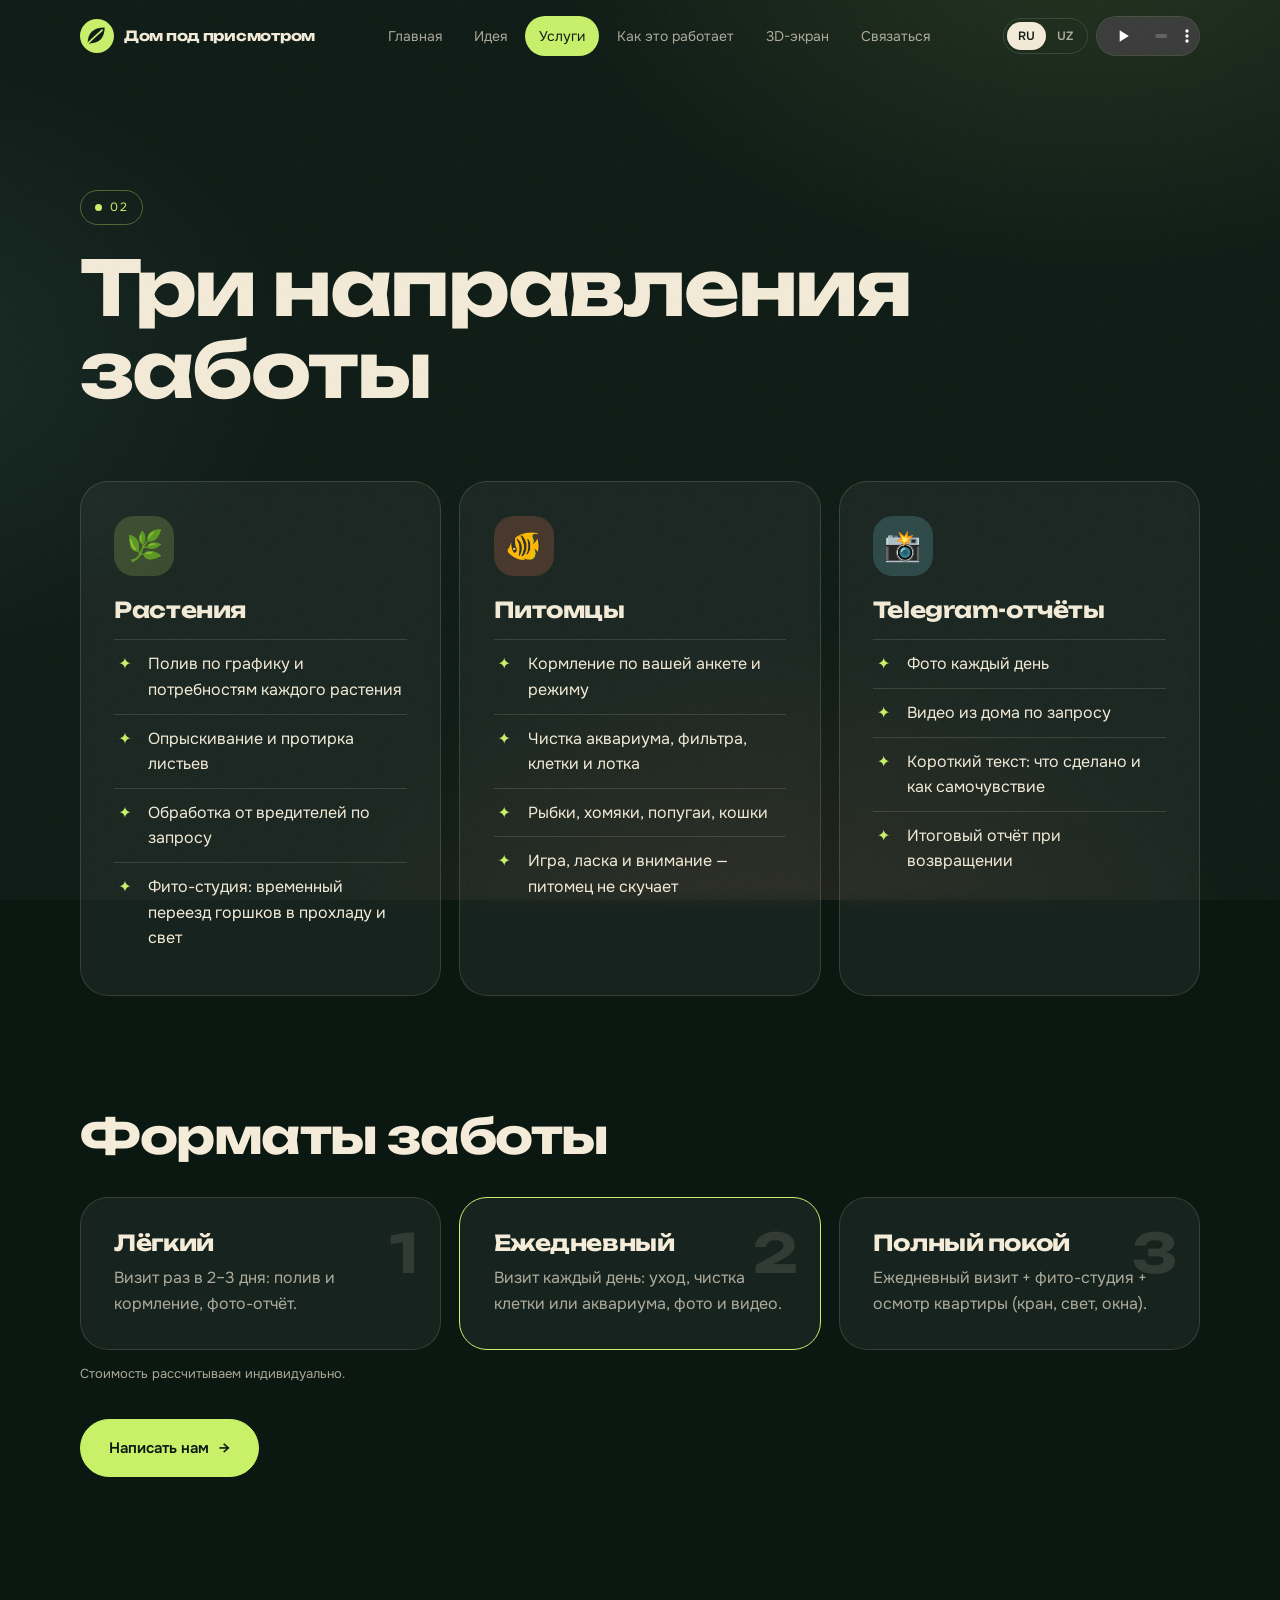
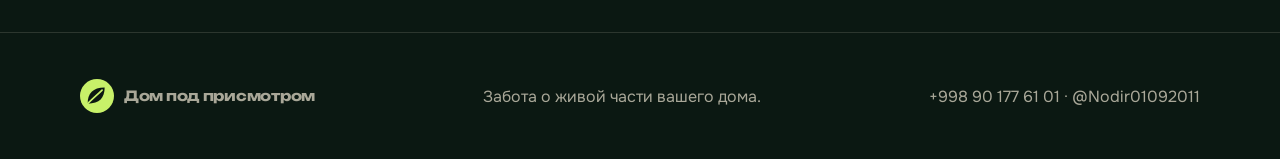
<file: services.html>
<!DOCTYPE html>
<html lang="ru">
<head>
<meta charset="utf-8">
<meta name="viewport" content="width=device-width,initial-scale=1,viewport-fit=cover">
<title>Дом под присмотром — Услуги</title>
<meta name="theme-color" content="#0b1812">
<link rel="alternate" hreflang="ru" href="services.html">
<link rel="alternate" hreflang="uz" href="uz/services.html">
<link rel="preconnect" href="https://fonts.googleapis.com"><link rel="preconnect" href="https://fonts.gstatic.com" crossorigin>
<link href="https://fonts.googleapis.com/css2?family=Onest:wght@400;500;600&family=Unbounded:wght@500;700&display=swap" rel="stylesheet">
<link rel="stylesheet" href="css/style.css">
</head>
<body>
<div id="curtain" aria-hidden="true"><svg viewBox="0 0 40 40"><path d="M6 34C6 16 16 6 34 6c0 18-10 28-28 28z" fill="#0b1812"/><path d="M6 34C16 24 22 18 30 10" stroke="#c8f169" stroke-width="2.5" fill="none" stroke-linecap="round"/></svg></div>
<div class="leaves" aria-hidden="true"><i style="--x:59%;--s:15px;--t:34s;--d:-14s;--c:#7fd6e8"></i><i style="--x:25%;--s:15px;--t:35s;--d:-20s;--c:#7fd6e8"></i><i style="--x:14%;--s:14px;--t:29s;--d:-4s;--c:#c8f169"></i><i style="--x:70%;--s:17px;--t:21s;--d:-19s;--c:#ff7a59"></i><i style="--x:59%;--s:17px;--t:25s;--d:-19s;--c:#c8f169"></i><i style="--x:69%;--s:8px;--t:21s;--d:-1s;--c:#7fd6e8"></i><i style="--x:32%;--s:16px;--t:20s;--d:-24s;--c:#ff7a59"></i><i style="--x:43%;--s:14px;--t:26s;--d:-16s;--c:#7fd6e8"></i><i style="--x:83%;--s:11px;--t:35s;--d:-0s;--c:#c8f169"></i><i style="--x:60%;--s:17px;--t:28s;--d:-13s;--c:#c8f169"></i><i style="--x:92%;--s:11px;--t:30s;--d:-24s;--c:#7fd6e8"></i><i style="--x:67%;--s:11px;--t:20s;--d:-2s;--c:#c8f169"></i><i style="--x:53%;--s:8px;--t:29s;--d:-12s;--c:#c8f169"></i><i style="--x:4%;--s:17px;--t:20s;--d:-6s;--c:#7fd6e8"></i></div>
<header class="hdr"><div class="wrap in">
  <a href="index.html" class="logo"><svg viewBox="0 0 40 40"><circle cx="20" cy="20" r="20" fill="#c8f169"/><path d="M9 29C9 17 15 10 29 10c0 12-6 19-20 19z" fill="#0b1812"/><path d="M9 29c7-7 12-11 17-16" stroke="#c8f169" stroke-width="2" fill="none" stroke-linecap="round"/></svg><b>Дом под присмотром</b></a>
  <input type="checkbox" id="nt" class="nt" aria-label="menu">
  <nav class="nav"><a href="index.html">Главная</a><a href="why.html">Идея</a><a href="services.html" class="act">Услуги</a><a href="how.html">Как это работает</a><a href="viewer.html">3D-экран</a><a href="contact.html">Связаться</a></nav>
  <div class="tools">
    <div class="lang"><a href="services.html" class="on">RU</a><a href="uz/services.html">UZ</a></div>
    <div class="snd" title="♪"><audio controls loop preload="none" src="audio/ambient.wav"></audio></div>
    <label class="burger" for="nt"><i></i><i></i></label>
  </div>
</div></header>
<main>
<section class="page-top"><div class="wrap">
  <span class="tag reveal">02</span>
  <h1 class="reveal" style="--d:.1s;margin-top:22px">Три направления заботы</h1>
</div></section>

<section class="sec" style="padding-top:40px"><div class="wrap grid g3">
  <div class="card tilt reveal"><div class="ico" style="background:rgba(200,241,105,.18)">🌿</div><h3>Растения</h3><ul class="ck"><li>Полив по графику и потребностям каждого растения</li><li>Опрыскивание и протирка листьев</li><li>Обработка от вредителей по запросу</li><li>Фито-студия: временный переезд горшков в прохладу и свет</li></ul></div>
  <div class="card tilt reveal" style="--d:.12s"><div class="ico" style="background:rgba(255,122,89,.2)">🐠</div><h3>Питомцы</h3><ul class="ck"><li>Кормление по вашей анкете и режиму</li><li>Чистка аквариума, фильтра, клетки и лотка</li><li>Рыбки, хомяки, попугаи, кошки</li><li>Игра, ласка и внимание — питомец не скучает</li></ul></div>
  <div class="card tilt reveal" style="--d:.24s"><div class="ico" style="background:rgba(127,214,232,.2)">📸</div><h3>Telegram-отчёты</h3><ul class="ck"><li>Фото каждый день</li><li>Видео из дома по запросу</li><li>Короткий текст: что сделано и как самочувствие</li><li>Итоговый отчёт при возвращении</li></ul></div>
</div></section>

<section class="sec" style="padding-top:0"><div class="wrap">
  <h2 class="reveal">Форматы заботы</h2>
  <div class="grid g3" style="margin-top:34px">
    <div class="card plan tilt reveal"><span class="n">1</span><h3>Лёгкий</h3><p>Визит раз в 2–3 дня: полив и кормление, фото-отчёт.</p></div>
    <div class="card plan hot tilt reveal" style="--d:.12s"><span class="n">2</span><h3>Ежедневный</h3><p>Визит каждый день: уход, чистка клетки или аквариума, фото и видео.</p></div>
    <div class="card plan tilt reveal" style="--d:.24s"><span class="n">3</span><h3>Полный покой</h3><p>Ежедневный визит + фито-студия + осмотр квартиры (кран, свет, окна).</p></div>
  </div>
  <p class="hint reveal">Стоимость рассчитываем индивидуально.</p>
  <div style="margin-top:34px" class="reveal"><a class="btn pri" href="contact.html"><span>Написать нам</span><span class="ar">→</span></a></div>
</div></section>
</main>
<footer class="ft"><div class="wrap in"><div class="logo"><svg viewBox="0 0 40 40"><circle cx="20" cy="20" r="20" fill="#c8f169"/><path d="M9 29C9 17 15 10 29 10c0 12-6 19-20 19z" fill="#0b1812"/><path d="M9 29c7-7 12-11 17-16" stroke="#c8f169" stroke-width="2" fill="none" stroke-linecap="round"/></svg><b>Дом под присмотром</b></div><span>Забота о живой части вашего дома.</span><span><a href="tel:+998901776101">+998 90 177 61 01</a> · <a href="https://t.me/Nodir01092011" target="_blank" rel="noopener">@Nodir01092011</a></span></div></footer>
</body>
</html>
</file>
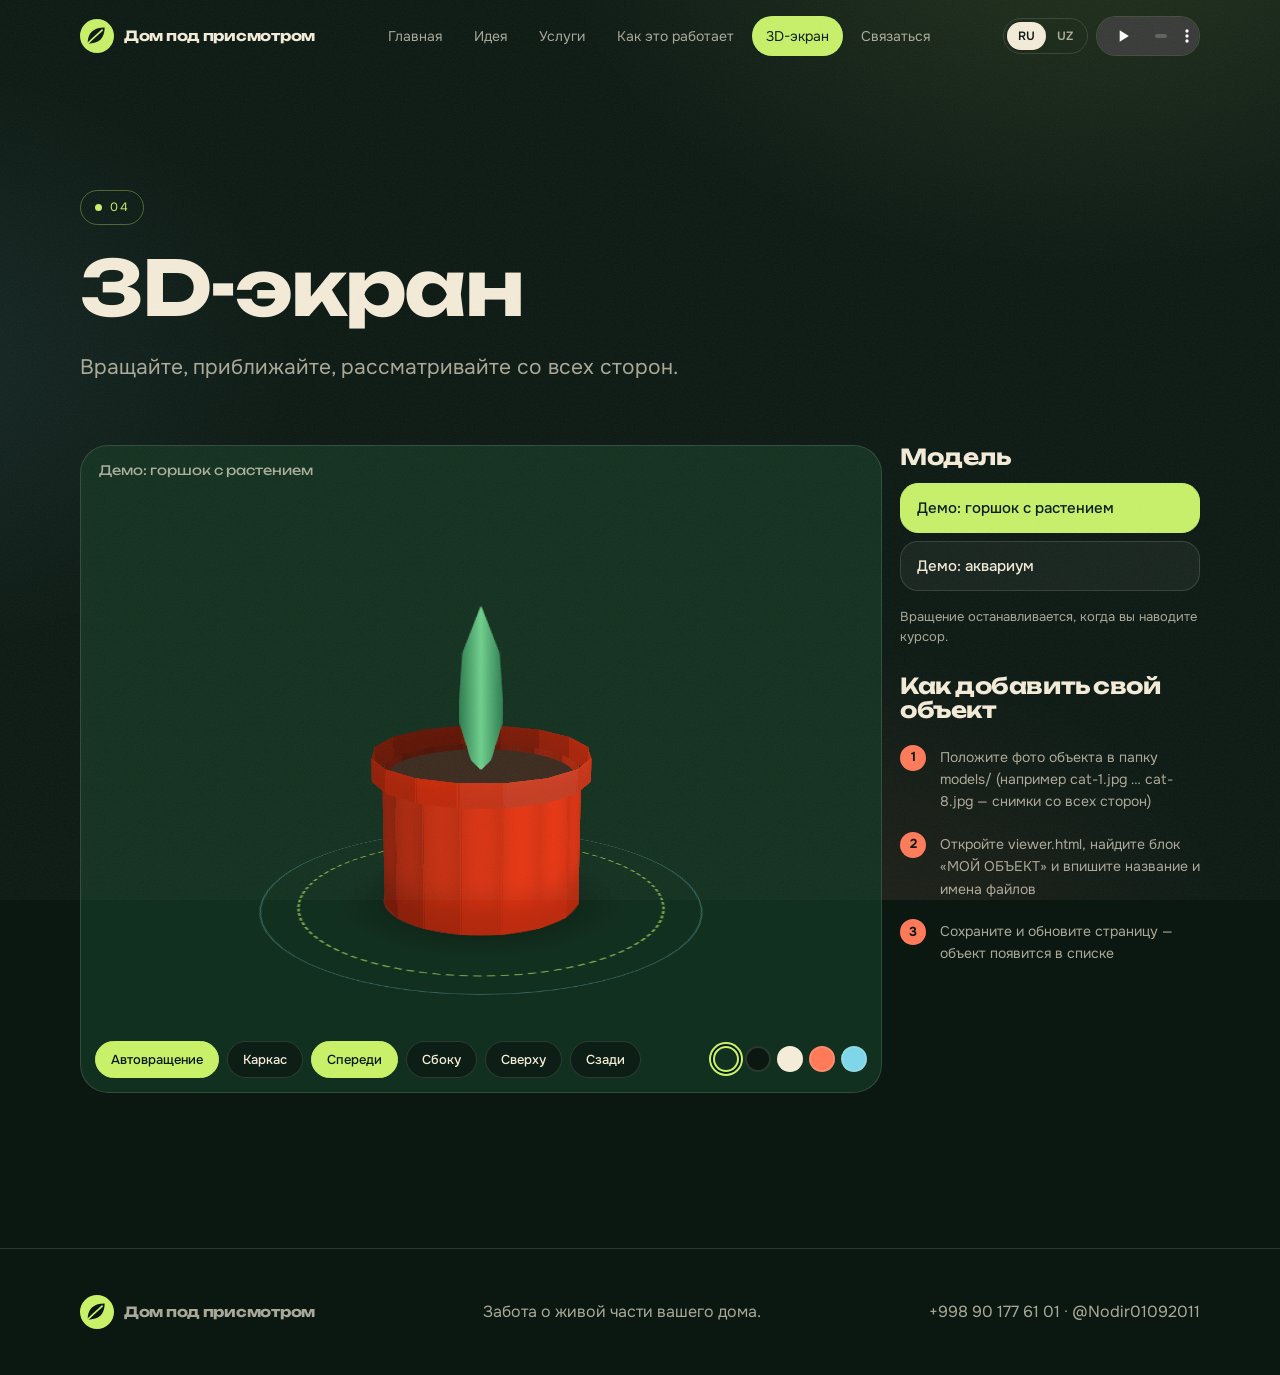
<file: viewer.html>
<!DOCTYPE html>
<html lang="ru">
<head>
<meta charset="utf-8">
<meta name="viewport" content="width=device-width,initial-scale=1,viewport-fit=cover">
<title>Дом под присмотром — 3D-экран</title>
<meta name="theme-color" content="#0b1812">
<link rel="alternate" hreflang="ru" href="viewer.html">
<link rel="alternate" hreflang="uz" href="uz/viewer.html">
<link rel="preconnect" href="https://fonts.googleapis.com"><link rel="preconnect" href="https://fonts.gstatic.com" crossorigin>
<link href="https://fonts.googleapis.com/css2?family=Onest:wght@400;500;600&family=Unbounded:wght@500;700&display=swap" rel="stylesheet">
<link rel="stylesheet" href="css/style.css">
</head>
<body>
<div id="curtain" aria-hidden="true"><svg viewBox="0 0 40 40"><path d="M6 34C6 16 16 6 34 6c0 18-10 28-28 28z" fill="#0b1812"/><path d="M6 34C16 24 22 18 30 10" stroke="#c8f169" stroke-width="2.5" fill="none" stroke-linecap="round"/></svg></div>
<div class="leaves" aria-hidden="true"><i style="--x:59%;--s:15px;--t:34s;--d:-14s;--c:#7fd6e8"></i><i style="--x:25%;--s:15px;--t:35s;--d:-20s;--c:#7fd6e8"></i><i style="--x:14%;--s:14px;--t:29s;--d:-4s;--c:#c8f169"></i><i style="--x:70%;--s:17px;--t:21s;--d:-19s;--c:#ff7a59"></i><i style="--x:59%;--s:17px;--t:25s;--d:-19s;--c:#c8f169"></i><i style="--x:69%;--s:8px;--t:21s;--d:-1s;--c:#7fd6e8"></i><i style="--x:32%;--s:16px;--t:20s;--d:-24s;--c:#ff7a59"></i><i style="--x:43%;--s:14px;--t:26s;--d:-16s;--c:#7fd6e8"></i><i style="--x:83%;--s:11px;--t:35s;--d:-0s;--c:#c8f169"></i><i style="--x:60%;--s:17px;--t:28s;--d:-13s;--c:#c8f169"></i><i style="--x:92%;--s:11px;--t:30s;--d:-24s;--c:#7fd6e8"></i><i style="--x:67%;--s:11px;--t:20s;--d:-2s;--c:#c8f169"></i><i style="--x:53%;--s:8px;--t:29s;--d:-12s;--c:#c8f169"></i><i style="--x:4%;--s:17px;--t:20s;--d:-6s;--c:#7fd6e8"></i></div>
<header class="hdr"><div class="wrap in">
  <a href="index.html" class="logo"><svg viewBox="0 0 40 40"><circle cx="20" cy="20" r="20" fill="#c8f169"/><path d="M9 29C9 17 15 10 29 10c0 12-6 19-20 19z" fill="#0b1812"/><path d="M9 29c7-7 12-11 17-16" stroke="#c8f169" stroke-width="2" fill="none" stroke-linecap="round"/></svg><b>Дом под присмотром</b></a>
  <input type="checkbox" id="nt" class="nt" aria-label="menu">
  <nav class="nav"><a href="index.html">Главная</a><a href="why.html">Идея</a><a href="services.html">Услуги</a><a href="how.html">Как это работает</a><a href="viewer.html" class="act">3D-экран</a><a href="contact.html">Связаться</a></nav>
  <div class="tools">
    <div class="lang"><a href="viewer.html" class="on">RU</a><a href="uz/viewer.html">UZ</a></div>
    <div class="snd" title="♪"><audio controls loop preload="none" src="audio/ambient.wav"></audio></div>
    <label class="burger" for="nt"><i></i><i></i></label>
  </div>
</div></header>
<main>
<section class="page-top"><div class="wrap">
  <span class="tag reveal">04</span>
  <h1 class="reveal" style="--d:.1s;margin-top:22px">3D-экран</h1>
  <p class="lead reveal" style="--d:.2s">Вращайте, приближайте, рассматривайте со всех сторон.</p>
</div></section>

<section class="sec" style="padding-top:30px"><div class="wrap vwr">
  <input class="r" type="radio" name="m" id="m1" checked>
  <input class="r" type="radio" name="m" id="m2">
  <!-- [МОЙ ОБЪЕКТ 1/3] раскомментируйте строку ниже:
  <input class="r" type="radio" name="m" id="m3">
  -->
  <input class="r" type="checkbox" id="auto" checked>
  <input class="r" type="checkbox" id="wire">
  <input class="r" type="radio" name="a" id="a0" checked>
  <input class="r" type="radio" name="a" id="a1">
  <input class="r" type="radio" name="a" id="a2">
  <input class="r" type="radio" name="a" id="a3">
  <input class="r" type="radio" name="b" id="b1" checked>
  <input class="r" type="radio" name="b" id="b2">
  <input class="r" type="radio" name="b" id="b3">
  <input class="r" type="radio" name="b" id="b4">
  <input class="r" type="radio" name="b" id="b5">

  <div class="vw">
    <div class="stage">
      <div class="msgbar"><span class="n1">Демо: горшок с растением</span><span class="n2">Демо: аквариум</span><span class="n3">Мой объект</span></div>

      <!-- Объект 1: горшок с растением (чистый CSS 3D) -->
      <div class="o o1"><div class="pose"><i class="fl sh" style="--fy:112px"></i><i class="fl rg" style="--fy:112px"></i><i class="fl rg rg2" style="--fy:112px;animation-direction:reverse"></i><div class="rot"><i class="p3 pf" style="width:33px;height:110px;left:-16.5px;top:0;--bg3:hsl(10 85% 47%);transform:rotateY(0.00deg) translateZ(78.5px)"></i><i class="p3 pf" style="width:33px;height:110px;left:-16.5px;top:0;--bg3:hsl(10 85% 50%);transform:rotateY(22.50deg) translateZ(78.5px)"></i><i class="p3 pf" style="width:33px;height:110px;left:-16.5px;top:0;--bg3:hsl(10 85% 50%);transform:rotateY(45.00deg) translateZ(78.5px)"></i><i class="p3 pf" style="width:33px;height:110px;left:-16.5px;top:0;--bg3:hsl(10 85% 47%);transform:rotateY(67.50deg) translateZ(78.5px)"></i><i class="p3 pf" style="width:33px;height:110px;left:-16.5px;top:0;--bg3:hsl(10 85% 43%);transform:rotateY(90.00deg) translateZ(78.5px)"></i><i class="p3 pf" style="width:33px;height:110px;left:-16.5px;top:0;--bg3:hsl(10 85% 37%);transform:rotateY(112.50deg) translateZ(78.5px)"></i><i class="p3 pf" style="width:33px;height:110px;left:-16.5px;top:0;--bg3:hsl(10 85% 31%);transform:rotateY(135.00deg) translateZ(78.5px)"></i><i class="p3 pf" style="width:33px;height:110px;left:-16.5px;top:0;--bg3:hsl(10 85% 25%);transform:rotateY(157.50deg) translateZ(78.5px)"></i><i class="p3 pf" style="width:33px;height:110px;left:-16.5px;top:0;--bg3:hsl(10 85% 21%);transform:rotateY(180.00deg) translateZ(78.5px)"></i><i class="p3 pf" style="width:33px;height:110px;left:-16.5px;top:0;--bg3:hsl(10 85% 18%);transform:rotateY(202.50deg) translateZ(78.5px)"></i><i class="p3 pf" style="width:33px;height:110px;left:-16.5px;top:0;--bg3:hsl(10 85% 18%);transform:rotateY(225.00deg) translateZ(78.5px)"></i><i class="p3 pf" style="width:33px;height:110px;left:-16.5px;top:0;--bg3:hsl(10 85% 21%);transform:rotateY(247.50deg) translateZ(78.5px)"></i><i class="p3 pf" style="width:33px;height:110px;left:-16.5px;top:0;--bg3:hsl(10 85% 25%);transform:rotateY(270.00deg) translateZ(78.5px)"></i><i class="p3 pf" style="width:33px;height:110px;left:-16.5px;top:0;--bg3:hsl(10 85% 31%);transform:rotateY(292.50deg) translateZ(78.5px)"></i><i class="p3 pf" style="width:33px;height:110px;left:-16.5px;top:0;--bg3:hsl(10 85% 37%);transform:rotateY(315.00deg) translateZ(78.5px)"></i><i class="p3 pf" style="width:33px;height:110px;left:-16.5px;top:0;--bg3:hsl(10 85% 43%);transform:rotateY(337.50deg) translateZ(78.5px)"></i><i class="p3 pf" style="width:36.5px;height:20px;left:-18.25px;top:-14px;--bg3:hsl(10 90% 53%);transform:rotateY(0.00deg) translateZ(86.3px)"></i><i class="p3 pf" style="width:36.5px;height:20px;left:-18.25px;top:-14px;--bg3:hsl(10 90% 56%);transform:rotateY(22.50deg) translateZ(86.3px)"></i><i class="p3 pf" style="width:36.5px;height:20px;left:-18.25px;top:-14px;--bg3:hsl(10 90% 56%);transform:rotateY(45.00deg) translateZ(86.3px)"></i><i class="p3 pf" style="width:36.5px;height:20px;left:-18.25px;top:-14px;--bg3:hsl(10 90% 53%);transform:rotateY(67.50deg) translateZ(86.3px)"></i><i class="p3 pf" style="width:36.5px;height:20px;left:-18.25px;top:-14px;--bg3:hsl(10 90% 49%);transform:rotateY(90.00deg) translateZ(86.3px)"></i><i class="p3 pf" style="width:36.5px;height:20px;left:-18.25px;top:-14px;--bg3:hsl(10 90% 43%);transform:rotateY(112.50deg) translateZ(86.3px)"></i><i class="p3 pf" style="width:36.5px;height:20px;left:-18.25px;top:-14px;--bg3:hsl(10 90% 37%);transform:rotateY(135.00deg) translateZ(86.3px)"></i><i class="p3 pf" style="width:36.5px;height:20px;left:-18.25px;top:-14px;--bg3:hsl(10 90% 31%);transform:rotateY(157.50deg) translateZ(86.3px)"></i><i class="p3 pf" style="width:36.5px;height:20px;left:-18.25px;top:-14px;--bg3:hsl(10 90% 27%);transform:rotateY(180.00deg) translateZ(86.3px)"></i><i class="p3 pf" style="width:36.5px;height:20px;left:-18.25px;top:-14px;--bg3:hsl(10 90% 24%);transform:rotateY(202.50deg) translateZ(86.3px)"></i><i class="p3 pf" style="width:36.5px;height:20px;left:-18.25px;top:-14px;--bg3:hsl(10 90% 24%);transform:rotateY(225.00deg) translateZ(86.3px)"></i><i class="p3 pf" style="width:36.5px;height:20px;left:-18.25px;top:-14px;--bg3:hsl(10 90% 27%);transform:rotateY(247.50deg) translateZ(86.3px)"></i><i class="p3 pf" style="width:36.5px;height:20px;left:-18.25px;top:-14px;--bg3:hsl(10 90% 31%);transform:rotateY(270.00deg) translateZ(86.3px)"></i><i class="p3 pf" style="width:36.5px;height:20px;left:-18.25px;top:-14px;--bg3:hsl(10 90% 37%);transform:rotateY(292.50deg) translateZ(86.3px)"></i><i class="p3 pf" style="width:36.5px;height:20px;left:-18.25px;top:-14px;--bg3:hsl(10 90% 43%);transform:rotateY(315.00deg) translateZ(86.3px)"></i><i class="p3 pf" style="width:36.5px;height:20px;left:-18.25px;top:-14px;--bg3:hsl(10 90% 49%);transform:rotateY(337.50deg) translateZ(86.3px)"></i><i class="p3 soil" style="width:150px;height:150px;left:-75px;top:-75px;background:#3b2a1e;transform:rotateX(90deg) translateZ(-4px)"></i><i class="p3 pbot" style="width:160px;height:160px;left:-80px;top:-80px;background:hsl(10 70% 28%);transform:translateY(110px) rotateX(90deg)"></i><i class="p3 lf" style="height:92px;top:-92px;--a:0deg;--t:-16deg;--dl:-0.00s"></i><i class="p3 lf" style="height:105px;top:-105px;--a:44deg;--t:-29deg;--dl:-0.37s"></i><i class="p3 lf" style="height:118px;top:-118px;--a:72deg;--t:-42deg;--dl:-0.74s"></i><i class="p3 lf" style="height:131px;top:-131px;--a:116deg;--t:-16deg;--dl:-1.11s"></i><i class="p3 lf" style="height:92px;top:-92px;--a:144deg;--t:-29deg;--dl:-1.48s"></i><i class="p3 lf" style="height:105px;top:-105px;--a:188deg;--t:-42deg;--dl:-1.85s"></i><i class="p3 lf" style="height:118px;top:-118px;--a:216deg;--t:-16deg;--dl:-2.22s"></i><i class="p3 lf" style="height:131px;top:-131px;--a:260deg;--t:-29deg;--dl:-2.59s"></i><i class="p3 lf" style="height:92px;top:-92px;--a:288deg;--t:-42deg;--dl:-2.96s"></i><i class="p3 lf" style="height:105px;top:-105px;--a:332deg;--t:-16deg;--dl:-3.33s"></i></div></div></div>

      <!-- Объект 2: аквариум -->
      <div class="o o2"><div class="pose"><i class="fl sh" style="--fy:72px"></i><i class="fl rg" style="--fy:72px"></i><i class="fl rg rg2" style="--fy:72px;animation-direction:reverse"></i><div class="rot"><i class="p3 aq sand" style="width:220px;height:140px;left:-110px;top:-70px;transform:translateZ(70px)"></i><i class="p3 aq sand" style="width:220px;height:140px;left:-110px;top:-70px;transform:rotateY(180deg) translateZ(70px)"></i><i class="p3 aq sand" style="width:140px;height:140px;left:-70px;top:-70px;transform:rotateY(-90deg) translateZ(110px)"></i><i class="p3 aq sand" style="width:140px;height:140px;left:-70px;top:-70px;transform:rotateY(90deg) translateZ(110px)"></i><i class="p3 aq bt" style="width:220px;height:140px;left:-110px;top:-70px;transform:rotateX(90deg) translateZ(-70px)"></i><i class="p3 aq top" style="width:220px;height:140px;left:-110px;top:-70px;transform:rotateX(90deg) translateZ(56px)"></i><i class="p3 fsh"></i><i class="p3 fsh f2"></i><i class="p3 bb" style="--bx:-60px;--bz:20px;translate:0 0 20px;--bd:0s"></i><i class="p3 bb" style="--bx:10px;--bz:-25px;translate:0 0 -25px;--bd:-1.1s"></i><i class="p3 bb" style="--bx:70px;--bz:15px;translate:0 0 15px;--bd:-2.2s"></i><i class="p3 bb" style="--bx:-20px;--bz:-10px;translate:0 0 -10px;--bd:-0.6s"></i></div></div></div>

      <!-- [МОЙ ОБЪЕКТ 2/3] Карусель из фото. Раскомментируйте и впишите имена файлов.
           --n — число фото, --rad — радиус: 6 фото = 173px, 8 = 241px, 12 = 373px.
      <div class="o o3"><div class="pose"><div class="rot">
        <div class="ring" style="--n:8;--rad:241px">
          <img src="models/cat-1.jpg" alt="" style="--i:0">
          <img src="models/cat-2.jpg" alt="" style="--i:1">
          <img src="models/cat-3.jpg" alt="" style="--i:2">
          <img src="models/cat-4.jpg" alt="" style="--i:3">
          <img src="models/cat-5.jpg" alt="" style="--i:4">
          <img src="models/cat-6.jpg" alt="" style="--i:5">
          <img src="models/cat-7.jpg" alt="" style="--i:6">
          <img src="models/cat-8.jpg" alt="" style="--i:7">
        </div>
      </div></div></div>
      Если у вас ОДНО фото — вместо блока выше используйте вращающуюся карточку:
      <div class="o o3"><div class="pose"><div class="rot">
        <div class="card3d"><img src="models/object.png" alt=""><img src="models/object.png" alt=""></div>
      </div></div></div>
      -->

      <div class="vtools">
        <label class="vt" for="auto">Автовращение</label>
        <label class="vt" for="wire">Каркас</label>
        <label class="vt" for="a0">Спереди</label>
        <label class="vt" for="a1">Сбоку</label>
        <label class="vt" for="a2">Сверху</label>
        <label class="vt" for="a3">Сзади</label>
        <div class="sw" title="Фон"><label for="b1" style="background:#12301f"></label><label for="b2" style="background:#0b1812"></label><label for="b3" style="background:#f4ecd8"></label><label for="b4" style="background:#ff7a59"></label><label for="b5" style="background:#7fd6e8"></label></div>
      </div>
    </div>
    <aside class="side">
      <h3>Модель</h3>
      <div class="mlist">
        <label class="mi" for="m1">Демо: горшок с растением</label>
        <label class="mi" for="m2">Демо: аквариум</label>
        <!-- [МОЙ ОБЪЕКТ 3/3] раскомментируйте и впишите название:
        <label class="mi" for="m3">Мой объект</label>
        -->
      </div>
      <p class="hint" style="margin:-10px 0 26px">Вращение останавливается, когда вы наводите курсор.</p>
      <h3>Как добавить свой объект</h3>
      <ol class="howadd"><li>Положите фото объекта в папку models/ (например cat-1.jpg … cat-8.jpg — снимки со всех сторон)</li><li>Откройте viewer.html, найдите блок «МОЙ ОБЪЕКТ» и впишите название и имена файлов</li><li>Сохраните и обновите страницу — объект появится в списке</li></ol>
    </aside>
  </div>
</div></section>
</main>
<footer class="ft"><div class="wrap in"><div class="logo"><svg viewBox="0 0 40 40"><circle cx="20" cy="20" r="20" fill="#c8f169"/><path d="M9 29C9 17 15 10 29 10c0 12-6 19-20 19z" fill="#0b1812"/><path d="M9 29c7-7 12-11 17-16" stroke="#c8f169" stroke-width="2" fill="none" stroke-linecap="round"/></svg><b>Дом под присмотром</b></div><span>Забота о живой части вашего дома.</span><span><a href="tel:+998901776101">+998 90 177 61 01</a> · <a href="https://t.me/Nodir01092011" target="_blank" rel="noopener">@Nodir01092011</a></span></div></footer>
</body>
</html>
</file>
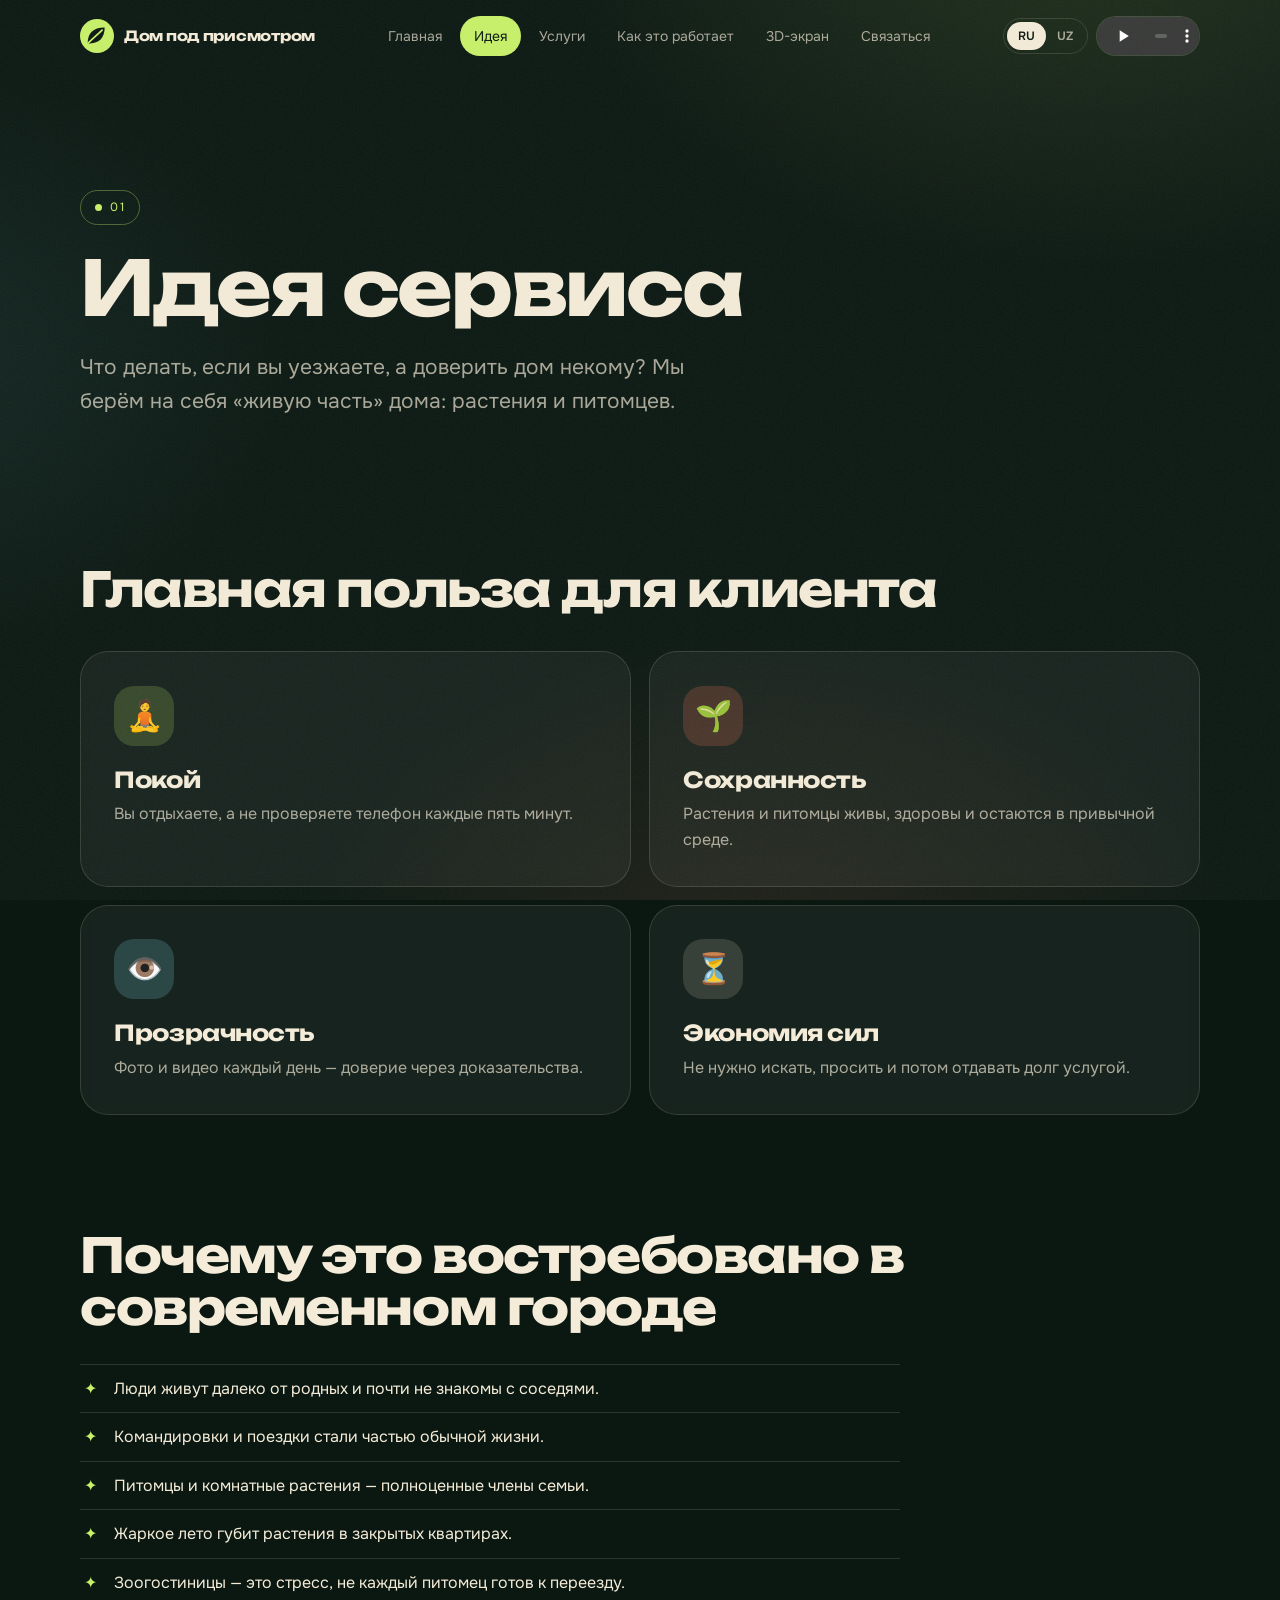
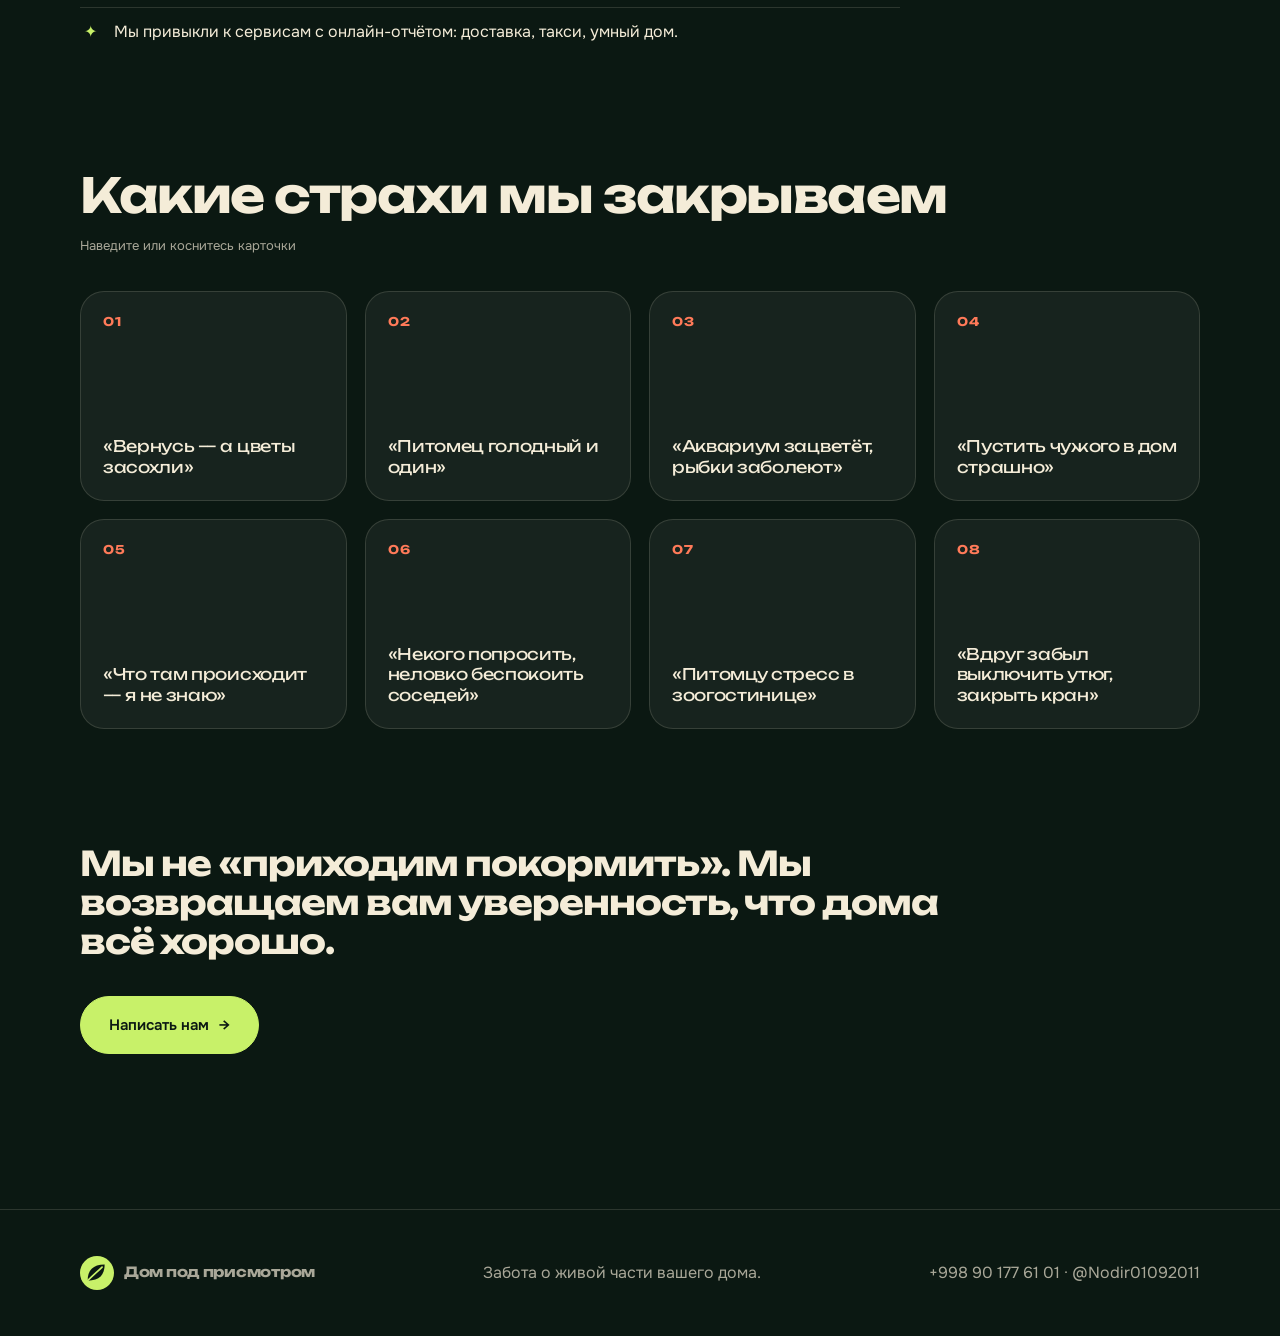
<file: why.html>
<!DOCTYPE html>
<html lang="ru">
<head>
<meta charset="utf-8">
<meta name="viewport" content="width=device-width,initial-scale=1,viewport-fit=cover">
<title>Дом под присмотром — Идея сервиса</title>
<meta name="theme-color" content="#0b1812">
<link rel="alternate" hreflang="ru" href="why.html">
<link rel="alternate" hreflang="uz" href="uz/why.html">
<link rel="preconnect" href="https://fonts.googleapis.com"><link rel="preconnect" href="https://fonts.gstatic.com" crossorigin>
<link href="https://fonts.googleapis.com/css2?family=Onest:wght@400;500;600&family=Unbounded:wght@500;700&display=swap" rel="stylesheet">
<link rel="stylesheet" href="css/style.css">
</head>
<body>
<div id="curtain" aria-hidden="true"><svg viewBox="0 0 40 40"><path d="M6 34C6 16 16 6 34 6c0 18-10 28-28 28z" fill="#0b1812"/><path d="M6 34C16 24 22 18 30 10" stroke="#c8f169" stroke-width="2.5" fill="none" stroke-linecap="round"/></svg></div>
<div class="leaves" aria-hidden="true"><i style="--x:59%;--s:15px;--t:34s;--d:-14s;--c:#7fd6e8"></i><i style="--x:25%;--s:15px;--t:35s;--d:-20s;--c:#7fd6e8"></i><i style="--x:14%;--s:14px;--t:29s;--d:-4s;--c:#c8f169"></i><i style="--x:70%;--s:17px;--t:21s;--d:-19s;--c:#ff7a59"></i><i style="--x:59%;--s:17px;--t:25s;--d:-19s;--c:#c8f169"></i><i style="--x:69%;--s:8px;--t:21s;--d:-1s;--c:#7fd6e8"></i><i style="--x:32%;--s:16px;--t:20s;--d:-24s;--c:#ff7a59"></i><i style="--x:43%;--s:14px;--t:26s;--d:-16s;--c:#7fd6e8"></i><i style="--x:83%;--s:11px;--t:35s;--d:-0s;--c:#c8f169"></i><i style="--x:60%;--s:17px;--t:28s;--d:-13s;--c:#c8f169"></i><i style="--x:92%;--s:11px;--t:30s;--d:-24s;--c:#7fd6e8"></i><i style="--x:67%;--s:11px;--t:20s;--d:-2s;--c:#c8f169"></i><i style="--x:53%;--s:8px;--t:29s;--d:-12s;--c:#c8f169"></i><i style="--x:4%;--s:17px;--t:20s;--d:-6s;--c:#7fd6e8"></i></div>
<header class="hdr"><div class="wrap in">
  <a href="index.html" class="logo"><svg viewBox="0 0 40 40"><circle cx="20" cy="20" r="20" fill="#c8f169"/><path d="M9 29C9 17 15 10 29 10c0 12-6 19-20 19z" fill="#0b1812"/><path d="M9 29c7-7 12-11 17-16" stroke="#c8f169" stroke-width="2" fill="none" stroke-linecap="round"/></svg><b>Дом под присмотром</b></a>
  <input type="checkbox" id="nt" class="nt" aria-label="menu">
  <nav class="nav"><a href="index.html">Главная</a><a href="why.html" class="act">Идея</a><a href="services.html">Услуги</a><a href="how.html">Как это работает</a><a href="viewer.html">3D-экран</a><a href="contact.html">Связаться</a></nav>
  <div class="tools">
    <div class="lang"><a href="why.html" class="on">RU</a><a href="uz/why.html">UZ</a></div>
    <div class="snd" title="♪"><audio controls loop preload="none" src="audio/ambient.wav"></audio></div>
    <label class="burger" for="nt"><i></i><i></i></label>
  </div>
</div></header>
<main>
<section class="page-top"><div class="wrap">
  <span class="tag reveal">01</span>
  <h1 class="reveal" style="--d:.1s;margin-top:22px">Идея сервиса</h1>
  <p class="lead reveal" style="--d:.2s">Что делать, если вы уезжаете, а доверить дом некому? Мы берём на себя «живую часть» дома: растения и питомцев.</p>
</div></section>

<section class="sec"><div class="wrap">
  <h2 class="reveal">Главная польза для клиента</h2>
  <div class="grid g2" style="margin-top:36px">
    <div class="card tilt reveal"><div class="ico" style="background:rgba(200,241,105,.18)">🧘</div><h3>Покой</h3><p>Вы отдыхаете, а не проверяете телефон каждые пять минут.</p></div>
    <div class="card tilt reveal" style="--d:.1s"><div class="ico" style="background:rgba(255,122,89,.2)">🌱</div><h3>Сохранность</h3><p>Растения и питомцы живы, здоровы и остаются в привычной среде.</p></div>
    <div class="card tilt reveal"><div class="ico" style="background:rgba(127,214,232,.2)">👁️</div><h3>Прозрачность</h3><p>Фото и видео каждый день — доверие через доказательства.</p></div>
    <div class="card tilt reveal" style="--d:.1s"><div class="ico" style="background:rgba(244,236,216,.15)">⏳</div><h3>Экономия сил</h3><p>Не нужно искать, просить и потом отдавать долг услугой.</p></div>
  </div>
</div></section>

<section class="sec" style="padding-top:0"><div class="wrap">
  <h2 class="reveal">Почему это востребовано в современном городе</h2>
  <ul class="ck reveal" style="max-width:820px;margin-top:30px">
    <li>Люди живут далеко от родных и почти не знакомы с соседями.</li><li>Командировки и поездки стали частью обычной жизни.</li><li>Питомцы и комнатные растения — полноценные члены семьи.</li><li>Жаркое лето губит растения в закрытых квартирах.</li><li>Зоогостиницы — это стресс, не каждый питомец готов к переезду.</li><li>Мы привыкли к сервисам с онлайн-отчётом: доставка, такси, умный дом.</li>
  </ul>
</div></section>

<section class="sec" style="padding-top:0"><div class="wrap">
  <h2 class="reveal">Какие страхи мы закрываем</h2>
  <p class="hint reveal">Наведите или коснитесь карточки</p>
  <div class="grid fears" style="margin-top:34px">
<label class="fc reveal"><input type="checkbox"><div class="fi"><div class="face front"><b>01</b><span>«Вернусь — а цветы засохли»</span></div><div class="face back">Полив по графику, а в жару — переезд в фито-студию.</div></div></label>
<label class="fc reveal" style="--d:0.06s"><input type="checkbox"><div class="fi"><div class="face front"><b>02</b><span>«Питомец голодный и один»</span></div><div class="face back">Кормление по вашей анкете, игра и внимание каждый день.</div></div></label>
<label class="fc reveal" style="--d:0.12s"><input type="checkbox"><div class="fi"><div class="face front"><b>03</b><span>«Аквариум зацветёт, рыбки заболеют»</span></div><div class="face back">Проверяем фильтр и температуру, кормим строго по норме.</div></div></label>
<label class="fc reveal" style="--d:0.18s"><input type="checkbox"><div class="fi"><div class="face front"><b>04</b><span>«Пустить чужого в дом страшно»</span></div><div class="face back">Договор, акт передачи ключей, проверенные специалисты и видео с каждого визита.</div></div></label>
<label class="fc reveal"><input type="checkbox"><div class="fi"><div class="face front"><b>05</b><span>«Что там происходит — я не знаю»</span></div><div class="face back">Фото и видео каждый день в Telegram. Тишины не бывает.</div></div></label>
<label class="fc reveal" style="--d:0.06s"><input type="checkbox"><div class="fi"><div class="face front"><b>06</b><span>«Некого попросить, неловко беспокоить соседей»</span></div><div class="face back">Профессионал вместо одолжения: вы никому не должны.</div></div></label>
<label class="fc reveal" style="--d:0.12s"><input type="checkbox"><div class="fi"><div class="face front"><b>07</b><span>«Питомцу стресс в зоогостинице»</span></div><div class="face back">Он остаётся дома — в привычных запахах и обстановке.</div></div></label>
<label class="fc reveal" style="--d:0.18s"><input type="checkbox"><div class="fi"><div class="face front"><b>08</b><span>«Вдруг забыл выключить утюг, закрыть кран»</span></div><div class="face back">Дополнительно проверим кран, свет, окна и пришлём фото.</div></div></label>
  </div>
</div></section>

<section class="sec" style="padding-top:0"><div class="wrap">
  <p class="big-q small reveal" style="max-width:900px">Мы не «приходим покормить». Мы возвращаем вам уверенность, что дома всё хорошо.</p>
  <div style="margin-top:34px" class="reveal"><a class="btn pri" href="contact.html"><span>Написать нам</span><span class="ar">→</span></a></div>
</div></section>
</main>
<footer class="ft"><div class="wrap in"><div class="logo"><svg viewBox="0 0 40 40"><circle cx="20" cy="20" r="20" fill="#c8f169"/><path d="M9 29C9 17 15 10 29 10c0 12-6 19-20 19z" fill="#0b1812"/><path d="M9 29c7-7 12-11 17-16" stroke="#c8f169" stroke-width="2" fill="none" stroke-linecap="round"/></svg><b>Дом под присмотром</b></div><span>Забота о живой части вашего дома.</span><span><a href="tel:+998901776101">+998 90 177 61 01</a> · <a href="https://t.me/Nodir01092011" target="_blank" rel="noopener">@Nodir01092011</a></span></div></footer>
</body>
</html>
</file>
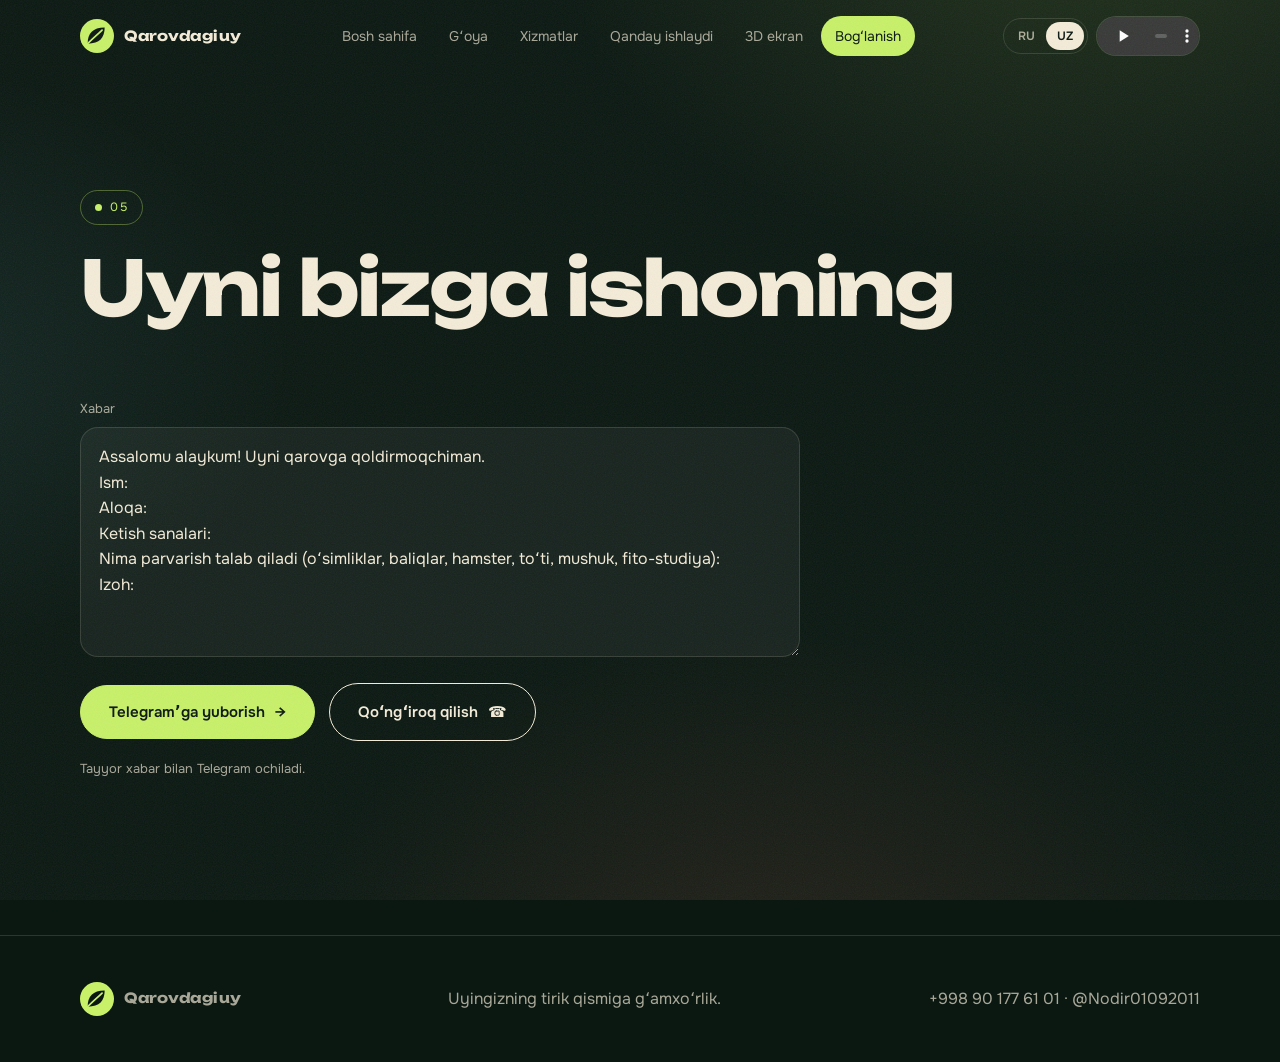
<file: uz/contact.html>
<!DOCTYPE html>
<html lang="uz">
<head>
<meta charset="utf-8">
<meta name="viewport" content="width=device-width,initial-scale=1,viewport-fit=cover">
<title>Qarovdagi uy — Bogʻlanish</title>
<meta name="theme-color" content="#0b1812">
<link rel="alternate" hreflang="ru" href="../contact.html">
<link rel="alternate" hreflang="uz" href="contact.html">
<link rel="preconnect" href="https://fonts.googleapis.com"><link rel="preconnect" href="https://fonts.gstatic.com" crossorigin>
<link href="https://fonts.googleapis.com/css2?family=Onest:wght@400;500;600&family=Unbounded:wght@500;700&display=swap" rel="stylesheet">
<link rel="stylesheet" href="../css/style.css">
</head>
<body>
<div id="curtain" aria-hidden="true"><svg viewBox="0 0 40 40"><path d="M6 34C6 16 16 6 34 6c0 18-10 28-28 28z" fill="#0b1812"/><path d="M6 34C16 24 22 18 30 10" stroke="#c8f169" stroke-width="2.5" fill="none" stroke-linecap="round"/></svg></div>
<div class="leaves" aria-hidden="true"><i style="--x:59%;--s:15px;--t:34s;--d:-14s;--c:#7fd6e8"></i><i style="--x:25%;--s:15px;--t:35s;--d:-20s;--c:#7fd6e8"></i><i style="--x:14%;--s:14px;--t:29s;--d:-4s;--c:#c8f169"></i><i style="--x:70%;--s:17px;--t:21s;--d:-19s;--c:#ff7a59"></i><i style="--x:59%;--s:17px;--t:25s;--d:-19s;--c:#c8f169"></i><i style="--x:69%;--s:8px;--t:21s;--d:-1s;--c:#7fd6e8"></i><i style="--x:32%;--s:16px;--t:20s;--d:-24s;--c:#ff7a59"></i><i style="--x:43%;--s:14px;--t:26s;--d:-16s;--c:#7fd6e8"></i><i style="--x:83%;--s:11px;--t:35s;--d:-0s;--c:#c8f169"></i><i style="--x:60%;--s:17px;--t:28s;--d:-13s;--c:#c8f169"></i><i style="--x:92%;--s:11px;--t:30s;--d:-24s;--c:#7fd6e8"></i><i style="--x:67%;--s:11px;--t:20s;--d:-2s;--c:#c8f169"></i><i style="--x:53%;--s:8px;--t:29s;--d:-12s;--c:#c8f169"></i><i style="--x:4%;--s:17px;--t:20s;--d:-6s;--c:#7fd6e8"></i></div>
<header class="hdr"><div class="wrap in">
  <a href="index.html" class="logo"><svg viewBox="0 0 40 40"><circle cx="20" cy="20" r="20" fill="#c8f169"/><path d="M9 29C9 17 15 10 29 10c0 12-6 19-20 19z" fill="#0b1812"/><path d="M9 29c7-7 12-11 17-16" stroke="#c8f169" stroke-width="2" fill="none" stroke-linecap="round"/></svg><b>Qarovdagi uy</b></a>
  <input type="checkbox" id="nt" class="nt" aria-label="menu">
  <nav class="nav"><a href="index.html">Bosh sahifa</a><a href="why.html">Gʻoya</a><a href="services.html">Xizmatlar</a><a href="how.html">Qanday ishlaydi</a><a href="viewer.html">3D ekran</a><a href="contact.html" class="act">Bogʻlanish</a></nav>
  <div class="tools">
    <div class="lang"><a href="../contact.html">RU</a><a href="contact.html" class="on">UZ</a></div>
    <div class="snd" title="♪"><audio controls loop preload="none" src="../audio/ambient.wav"></audio></div>
    <label class="burger" for="nt"><i></i><i></i></label>
  </div>
</div></header>
<main>
<section class="page-top"><div class="wrap">
  <span class="tag reveal">05</span>
  <h1 class="reveal" style="--d:.1s;margin-top:22px">Uyni bizga ishoning</h1>
</div></section>

<section class="sec" style="padding-top:40px"><div class="wrap">
  <form class="form reveal" action="https://t.me/Nodir01092011" method="get" target="_blank">
    <div><label for="msg">Xabar</label><textarea id="msg" name="text" required>Assalomu alaykum! Uyni qarovga qoldirmoqchiman.
Ism: 
Aloqa: 
Ketish sanalari: 
Nima parvarish talab qiladi (oʻsimliklar, baliqlar, hamster, toʻti, mushuk, fito-studiya): 
Izoh: </textarea></div>
    <div class="row" style="align-items:center">
      <button class="btn pri" type="submit"><span>Telegramʼga yuborish</span><span class="ar">→</span></button>
      <a class="btn" href="tel:+998901776101"><span>Qoʻngʻiroq qilish</span><span class="ar">☎</span></a>
    </div>
    <span class="hint" style="margin:0">Tayyor xabar bilan Telegram ochiladi.</span>
  </form>
</div></section>
</main>
<footer class="ft"><div class="wrap in"><div class="logo"><svg viewBox="0 0 40 40"><circle cx="20" cy="20" r="20" fill="#c8f169"/><path d="M9 29C9 17 15 10 29 10c0 12-6 19-20 19z" fill="#0b1812"/><path d="M9 29c7-7 12-11 17-16" stroke="#c8f169" stroke-width="2" fill="none" stroke-linecap="round"/></svg><b>Qarovdagi uy</b></div><span>Uyingizning tirik qismiga gʻamxoʻrlik.</span><span><a href="tel:+998901776101">+998 90 177 61 01</a> · <a href="https://t.me/Nodir01092011" target="_blank" rel="noopener">@Nodir01092011</a></span></div></footer>
</body>
</html>
</file>
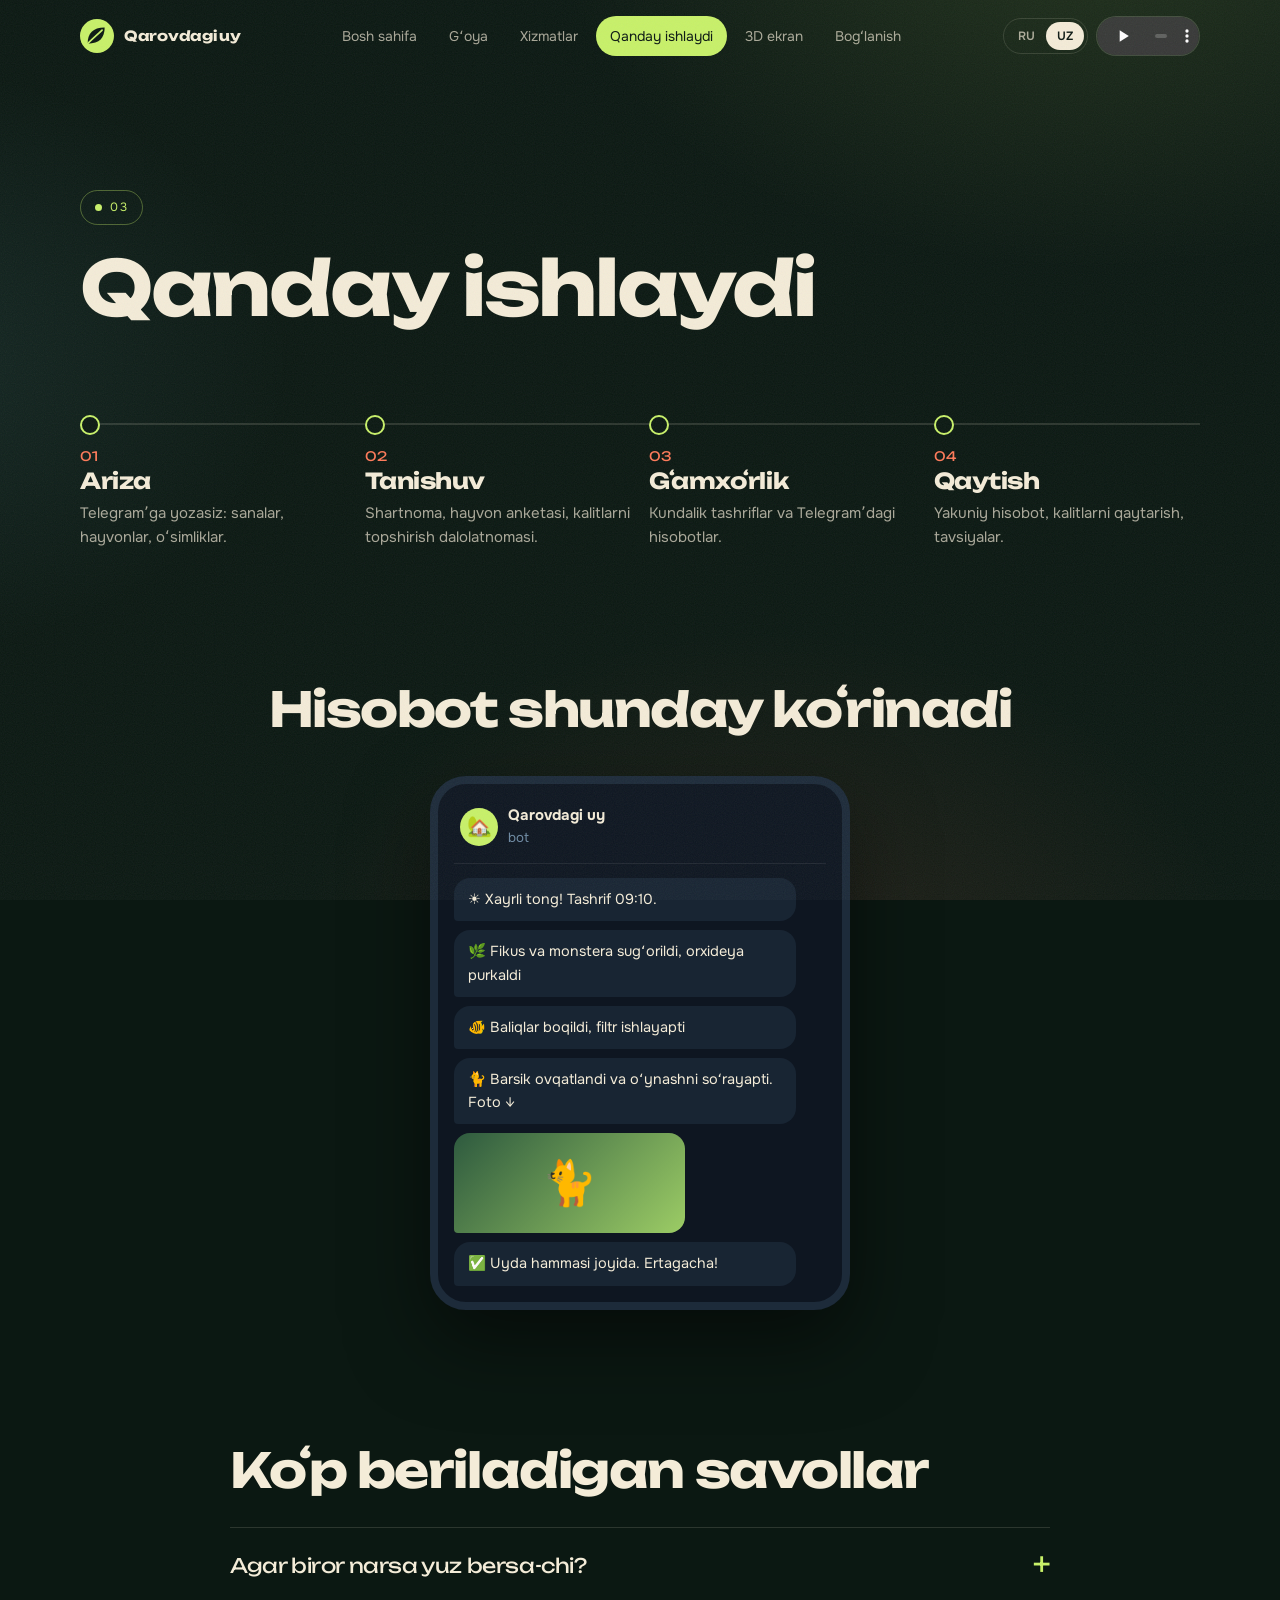
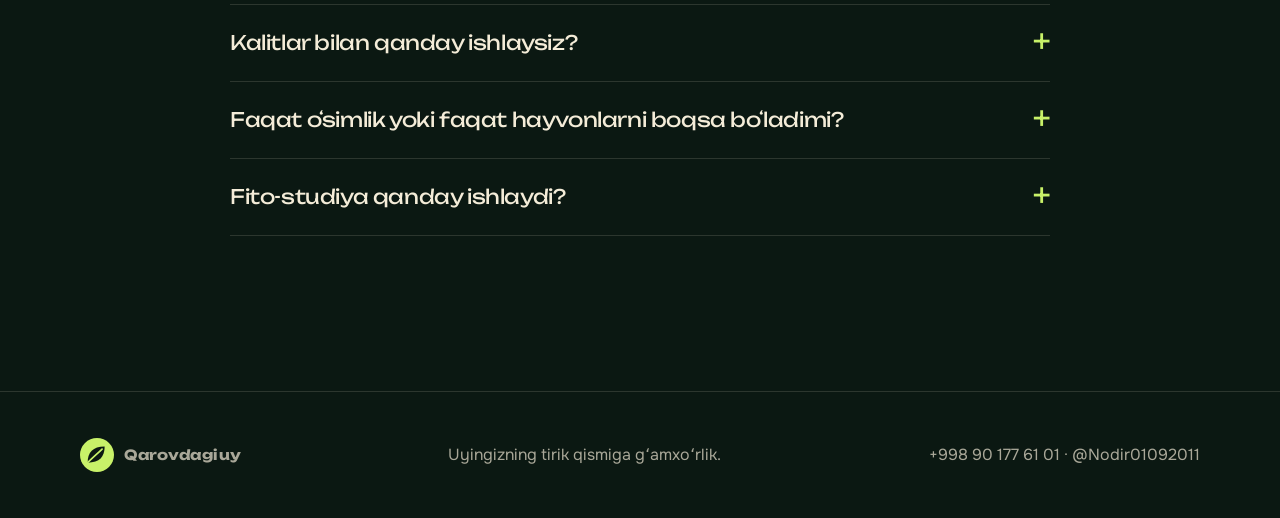
<file: uz/how.html>
<!DOCTYPE html>
<html lang="uz">
<head>
<meta charset="utf-8">
<meta name="viewport" content="width=device-width,initial-scale=1,viewport-fit=cover">
<title>Qarovdagi uy — Qanday ishlaydi</title>
<meta name="theme-color" content="#0b1812">
<link rel="alternate" hreflang="ru" href="../how.html">
<link rel="alternate" hreflang="uz" href="how.html">
<link rel="preconnect" href="https://fonts.googleapis.com"><link rel="preconnect" href="https://fonts.gstatic.com" crossorigin>
<link href="https://fonts.googleapis.com/css2?family=Onest:wght@400;500;600&family=Unbounded:wght@500;700&display=swap" rel="stylesheet">
<link rel="stylesheet" href="../css/style.css">
</head>
<body>
<div id="curtain" aria-hidden="true"><svg viewBox="0 0 40 40"><path d="M6 34C6 16 16 6 34 6c0 18-10 28-28 28z" fill="#0b1812"/><path d="M6 34C16 24 22 18 30 10" stroke="#c8f169" stroke-width="2.5" fill="none" stroke-linecap="round"/></svg></div>
<div class="leaves" aria-hidden="true"><i style="--x:59%;--s:15px;--t:34s;--d:-14s;--c:#7fd6e8"></i><i style="--x:25%;--s:15px;--t:35s;--d:-20s;--c:#7fd6e8"></i><i style="--x:14%;--s:14px;--t:29s;--d:-4s;--c:#c8f169"></i><i style="--x:70%;--s:17px;--t:21s;--d:-19s;--c:#ff7a59"></i><i style="--x:59%;--s:17px;--t:25s;--d:-19s;--c:#c8f169"></i><i style="--x:69%;--s:8px;--t:21s;--d:-1s;--c:#7fd6e8"></i><i style="--x:32%;--s:16px;--t:20s;--d:-24s;--c:#ff7a59"></i><i style="--x:43%;--s:14px;--t:26s;--d:-16s;--c:#7fd6e8"></i><i style="--x:83%;--s:11px;--t:35s;--d:-0s;--c:#c8f169"></i><i style="--x:60%;--s:17px;--t:28s;--d:-13s;--c:#c8f169"></i><i style="--x:92%;--s:11px;--t:30s;--d:-24s;--c:#7fd6e8"></i><i style="--x:67%;--s:11px;--t:20s;--d:-2s;--c:#c8f169"></i><i style="--x:53%;--s:8px;--t:29s;--d:-12s;--c:#c8f169"></i><i style="--x:4%;--s:17px;--t:20s;--d:-6s;--c:#7fd6e8"></i></div>
<header class="hdr"><div class="wrap in">
  <a href="index.html" class="logo"><svg viewBox="0 0 40 40"><circle cx="20" cy="20" r="20" fill="#c8f169"/><path d="M9 29C9 17 15 10 29 10c0 12-6 19-20 19z" fill="#0b1812"/><path d="M9 29c7-7 12-11 17-16" stroke="#c8f169" stroke-width="2" fill="none" stroke-linecap="round"/></svg><b>Qarovdagi uy</b></a>
  <input type="checkbox" id="nt" class="nt" aria-label="menu">
  <nav class="nav"><a href="index.html">Bosh sahifa</a><a href="why.html">Gʻoya</a><a href="services.html">Xizmatlar</a><a href="how.html" class="act">Qanday ishlaydi</a><a href="viewer.html">3D ekran</a><a href="contact.html">Bogʻlanish</a></nav>
  <div class="tools">
    <div class="lang"><a href="../how.html">RU</a><a href="how.html" class="on">UZ</a></div>
    <div class="snd" title="♪"><audio controls loop preload="none" src="../audio/ambient.wav"></audio></div>
    <label class="burger" for="nt"><i></i><i></i></label>
  </div>
</div></header>
<main>
<section class="page-top"><div class="wrap">
  <span class="tag reveal">03</span>
  <h1 class="reveal" style="--d:.1s;margin-top:22px">Qanday ishlaydi</h1>
</div></section>

<section class="sec" style="padding-top:50px"><div class="wrap"><div class="tl"><div class="step reveal"><span class="num">01</span><h3>Ariza</h3><p class="lead">Telegramʼga yozasiz: sanalar, hayvonlar, oʻsimliklar.</p></div><div class="step reveal" style="--d:0.12s"><span class="num">02</span><h3>Tanishuv</h3><p class="lead">Shartnoma, hayvon anketasi, kalitlarni topshirish dalolatnomasi.</p></div><div class="step reveal" style="--d:0.24s"><span class="num">03</span><h3>Gʻamxoʻrlik</h3><p class="lead">Kundalik tashriflar va Telegramʼdagi hisobotlar.</p></div><div class="step reveal" style="--d:0.36s"><span class="num">04</span><h3>Qaytish</h3><p class="lead">Yakuniy hisobot, kalitlarni qaytarish, tavsiyalar.</p></div></div></div></section>

<section class="sec" style="padding-top:20px"><div class="wrap">
  <h2 class="reveal" style="text-align:center;margin-bottom:40px">Hisobot shunday koʻrinadi</h2>
  <div class="phone reveal">
    <div class="top"><div class="av">🏡</div><div><b>Qarovdagi uy</b><small>bot</small></div></div>
    <div class="msgs"><div class="msg" style="--i:0">☀️ Xayrli tong! Tashrif 09:10.</div><div class="msg" style="--i:1">🌿 Fikus va monstera sugʻorildi, orxideya purkaldi</div><div class="msg" style="--i:2">🐠 Baliqlar boqildi, filtr ishlayapti</div><div class="msg" style="--i:3">🐈 Barsik ovqatlandi va oʻynashni soʻrayapti. Foto ↓</div><div class="msg photo" style="--i:4">🐈</div><div class="msg" style="--i:5">✅ Uyda hammasi joyida. Ertagacha!</div></div>
  </div>
</div></section>

<section class="sec" style="padding-top:20px"><div class="wrap" style="max-width:900px">
  <h2 class="reveal" style="margin-bottom:30px">Koʻp beriladigan savollar</h2>
  <div class="reveal"><details name="faq"><summary>Agar biror narsa yuz bersa-chi?</summary><p>Darhol siz bilan bogʻlanamiz va koʻrsatmangiz boʻyicha harakat qilamiz, zarur boʻlsa veterinar chaqiramiz.</p></details><details name="faq"><summary>Kalitlar bilan qanday ishlaysiz?</summary><p>Topshirish dalolatnomasida qayd etamiz va yakuniy tashrifdan keyin qaytaramiz.</p></details><details name="faq"><summary>Faqat oʻsimlik yoki faqat hayvonlarni boqsa boʻladimi?</summary><p>Ha, formatni oʻzingiz tanlaysiz.</p></details><details name="faq"><summary>Fito-studiya qanday ishlaydi?</summary><p>Tuvaklarni olib ketamiz, parvarish qilamiz va kelishingizga qaytaramiz.</p></details></div>
</div></section>
</main>
<footer class="ft"><div class="wrap in"><div class="logo"><svg viewBox="0 0 40 40"><circle cx="20" cy="20" r="20" fill="#c8f169"/><path d="M9 29C9 17 15 10 29 10c0 12-6 19-20 19z" fill="#0b1812"/><path d="M9 29c7-7 12-11 17-16" stroke="#c8f169" stroke-width="2" fill="none" stroke-linecap="round"/></svg><b>Qarovdagi uy</b></div><span>Uyingizning tirik qismiga gʻamxoʻrlik.</span><span><a href="tel:+998901776101">+998 90 177 61 01</a> · <a href="https://t.me/Nodir01092011" target="_blank" rel="noopener">@Nodir01092011</a></span></div></footer>
</body>
</html>
</file>
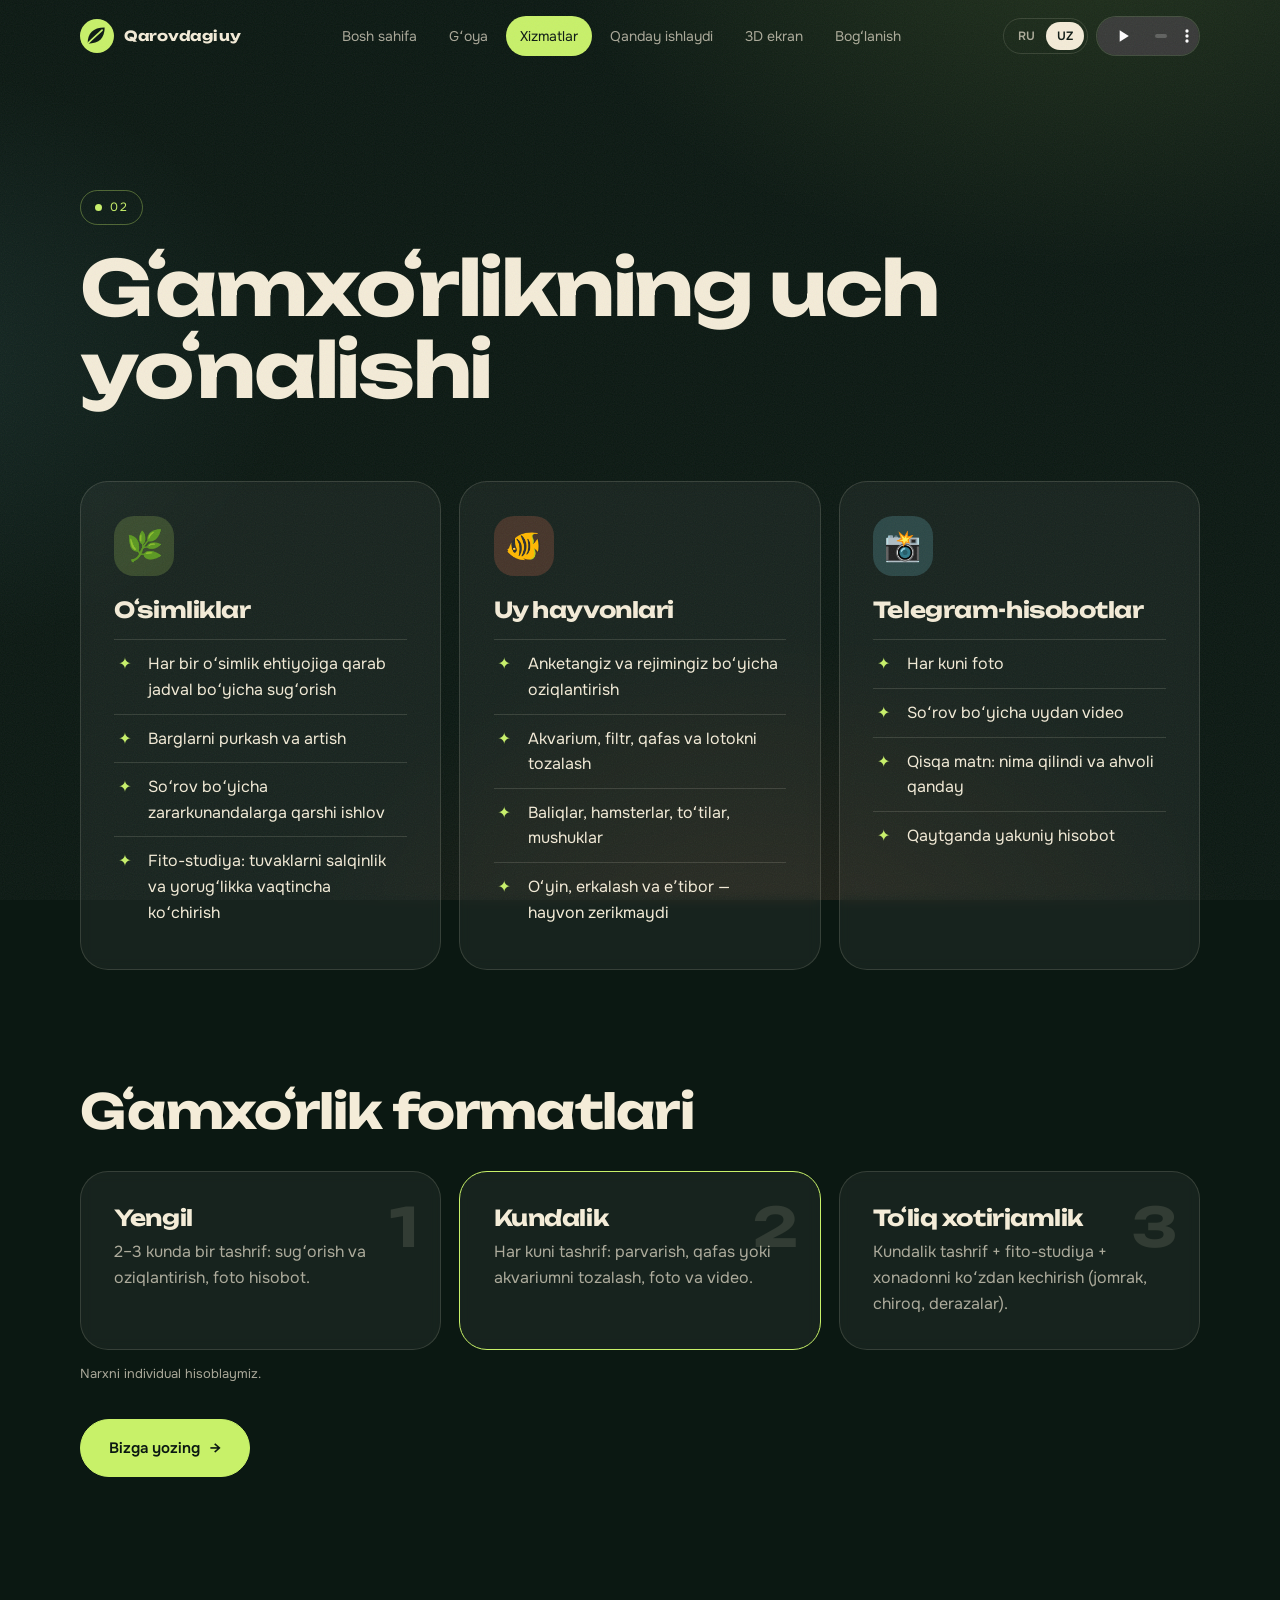
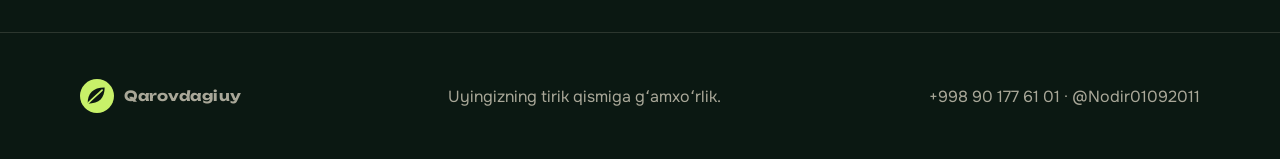
<file: uz/services.html>
<!DOCTYPE html>
<html lang="uz">
<head>
<meta charset="utf-8">
<meta name="viewport" content="width=device-width,initial-scale=1,viewport-fit=cover">
<title>Qarovdagi uy — Xizmatlar</title>
<meta name="theme-color" content="#0b1812">
<link rel="alternate" hreflang="ru" href="../services.html">
<link rel="alternate" hreflang="uz" href="services.html">
<link rel="preconnect" href="https://fonts.googleapis.com"><link rel="preconnect" href="https://fonts.gstatic.com" crossorigin>
<link href="https://fonts.googleapis.com/css2?family=Onest:wght@400;500;600&family=Unbounded:wght@500;700&display=swap" rel="stylesheet">
<link rel="stylesheet" href="../css/style.css">
</head>
<body>
<div id="curtain" aria-hidden="true"><svg viewBox="0 0 40 40"><path d="M6 34C6 16 16 6 34 6c0 18-10 28-28 28z" fill="#0b1812"/><path d="M6 34C16 24 22 18 30 10" stroke="#c8f169" stroke-width="2.5" fill="none" stroke-linecap="round"/></svg></div>
<div class="leaves" aria-hidden="true"><i style="--x:59%;--s:15px;--t:34s;--d:-14s;--c:#7fd6e8"></i><i style="--x:25%;--s:15px;--t:35s;--d:-20s;--c:#7fd6e8"></i><i style="--x:14%;--s:14px;--t:29s;--d:-4s;--c:#c8f169"></i><i style="--x:70%;--s:17px;--t:21s;--d:-19s;--c:#ff7a59"></i><i style="--x:59%;--s:17px;--t:25s;--d:-19s;--c:#c8f169"></i><i style="--x:69%;--s:8px;--t:21s;--d:-1s;--c:#7fd6e8"></i><i style="--x:32%;--s:16px;--t:20s;--d:-24s;--c:#ff7a59"></i><i style="--x:43%;--s:14px;--t:26s;--d:-16s;--c:#7fd6e8"></i><i style="--x:83%;--s:11px;--t:35s;--d:-0s;--c:#c8f169"></i><i style="--x:60%;--s:17px;--t:28s;--d:-13s;--c:#c8f169"></i><i style="--x:92%;--s:11px;--t:30s;--d:-24s;--c:#7fd6e8"></i><i style="--x:67%;--s:11px;--t:20s;--d:-2s;--c:#c8f169"></i><i style="--x:53%;--s:8px;--t:29s;--d:-12s;--c:#c8f169"></i><i style="--x:4%;--s:17px;--t:20s;--d:-6s;--c:#7fd6e8"></i></div>
<header class="hdr"><div class="wrap in">
  <a href="index.html" class="logo"><svg viewBox="0 0 40 40"><circle cx="20" cy="20" r="20" fill="#c8f169"/><path d="M9 29C9 17 15 10 29 10c0 12-6 19-20 19z" fill="#0b1812"/><path d="M9 29c7-7 12-11 17-16" stroke="#c8f169" stroke-width="2" fill="none" stroke-linecap="round"/></svg><b>Qarovdagi uy</b></a>
  <input type="checkbox" id="nt" class="nt" aria-label="menu">
  <nav class="nav"><a href="index.html">Bosh sahifa</a><a href="why.html">Gʻoya</a><a href="services.html" class="act">Xizmatlar</a><a href="how.html">Qanday ishlaydi</a><a href="viewer.html">3D ekran</a><a href="contact.html">Bogʻlanish</a></nav>
  <div class="tools">
    <div class="lang"><a href="../services.html">RU</a><a href="services.html" class="on">UZ</a></div>
    <div class="snd" title="♪"><audio controls loop preload="none" src="../audio/ambient.wav"></audio></div>
    <label class="burger" for="nt"><i></i><i></i></label>
  </div>
</div></header>
<main>
<section class="page-top"><div class="wrap">
  <span class="tag reveal">02</span>
  <h1 class="reveal" style="--d:.1s;margin-top:22px">Gʻamxoʻrlikning uch yoʻnalishi</h1>
</div></section>

<section class="sec" style="padding-top:40px"><div class="wrap grid g3">
  <div class="card tilt reveal"><div class="ico" style="background:rgba(200,241,105,.18)">🌿</div><h3>Oʻsimliklar</h3><ul class="ck"><li>Har bir oʻsimlik ehtiyojiga qarab jadval boʻyicha sugʻorish</li><li>Barglarni purkash va artish</li><li>Soʻrov boʻyicha zararkunandalarga qarshi ishlov</li><li>Fito-studiya: tuvaklarni salqinlik va yorugʻlikka vaqtincha koʻchirish</li></ul></div>
  <div class="card tilt reveal" style="--d:.12s"><div class="ico" style="background:rgba(255,122,89,.2)">🐠</div><h3>Uy hayvonlari</h3><ul class="ck"><li>Anketangiz va rejimingiz boʻyicha oziqlantirish</li><li>Akvarium, filtr, qafas va lotokni tozalash</li><li>Baliqlar, hamsterlar, toʻtilar, mushuklar</li><li>Oʻyin, erkalash va eʼtibor — hayvon zerikmaydi</li></ul></div>
  <div class="card tilt reveal" style="--d:.24s"><div class="ico" style="background:rgba(127,214,232,.2)">📸</div><h3>Telegram-hisobotlar</h3><ul class="ck"><li>Har kuni foto</li><li>Soʻrov boʻyicha uydan video</li><li>Qisqa matn: nima qilindi va ahvoli qanday</li><li>Qaytganda yakuniy hisobot</li></ul></div>
</div></section>

<section class="sec" style="padding-top:0"><div class="wrap">
  <h2 class="reveal">Gʻamxoʻrlik formatlari</h2>
  <div class="grid g3" style="margin-top:34px">
    <div class="card plan tilt reveal"><span class="n">1</span><h3>Yengil</h3><p>2–3 kunda bir tashrif: sugʻorish va oziqlantirish, foto hisobot.</p></div>
    <div class="card plan hot tilt reveal" style="--d:.12s"><span class="n">2</span><h3>Kundalik</h3><p>Har kuni tashrif: parvarish, qafas yoki akvariumni tozalash, foto va video.</p></div>
    <div class="card plan tilt reveal" style="--d:.24s"><span class="n">3</span><h3>Toʻliq xotirjamlik</h3><p>Kundalik tashrif + fito-studiya + xonadonni koʻzdan kechirish (jomrak, chiroq, derazalar).</p></div>
  </div>
  <p class="hint reveal">Narxni individual hisoblaymiz.</p>
  <div style="margin-top:34px" class="reveal"><a class="btn pri" href="contact.html"><span>Bizga yozing</span><span class="ar">→</span></a></div>
</div></section>
</main>
<footer class="ft"><div class="wrap in"><div class="logo"><svg viewBox="0 0 40 40"><circle cx="20" cy="20" r="20" fill="#c8f169"/><path d="M9 29C9 17 15 10 29 10c0 12-6 19-20 19z" fill="#0b1812"/><path d="M9 29c7-7 12-11 17-16" stroke="#c8f169" stroke-width="2" fill="none" stroke-linecap="round"/></svg><b>Qarovdagi uy</b></div><span>Uyingizning tirik qismiga gʻamxoʻrlik.</span><span><a href="tel:+998901776101">+998 90 177 61 01</a> · <a href="https://t.me/Nodir01092011" target="_blank" rel="noopener">@Nodir01092011</a></span></div></footer>
</body>
</html>
</file>
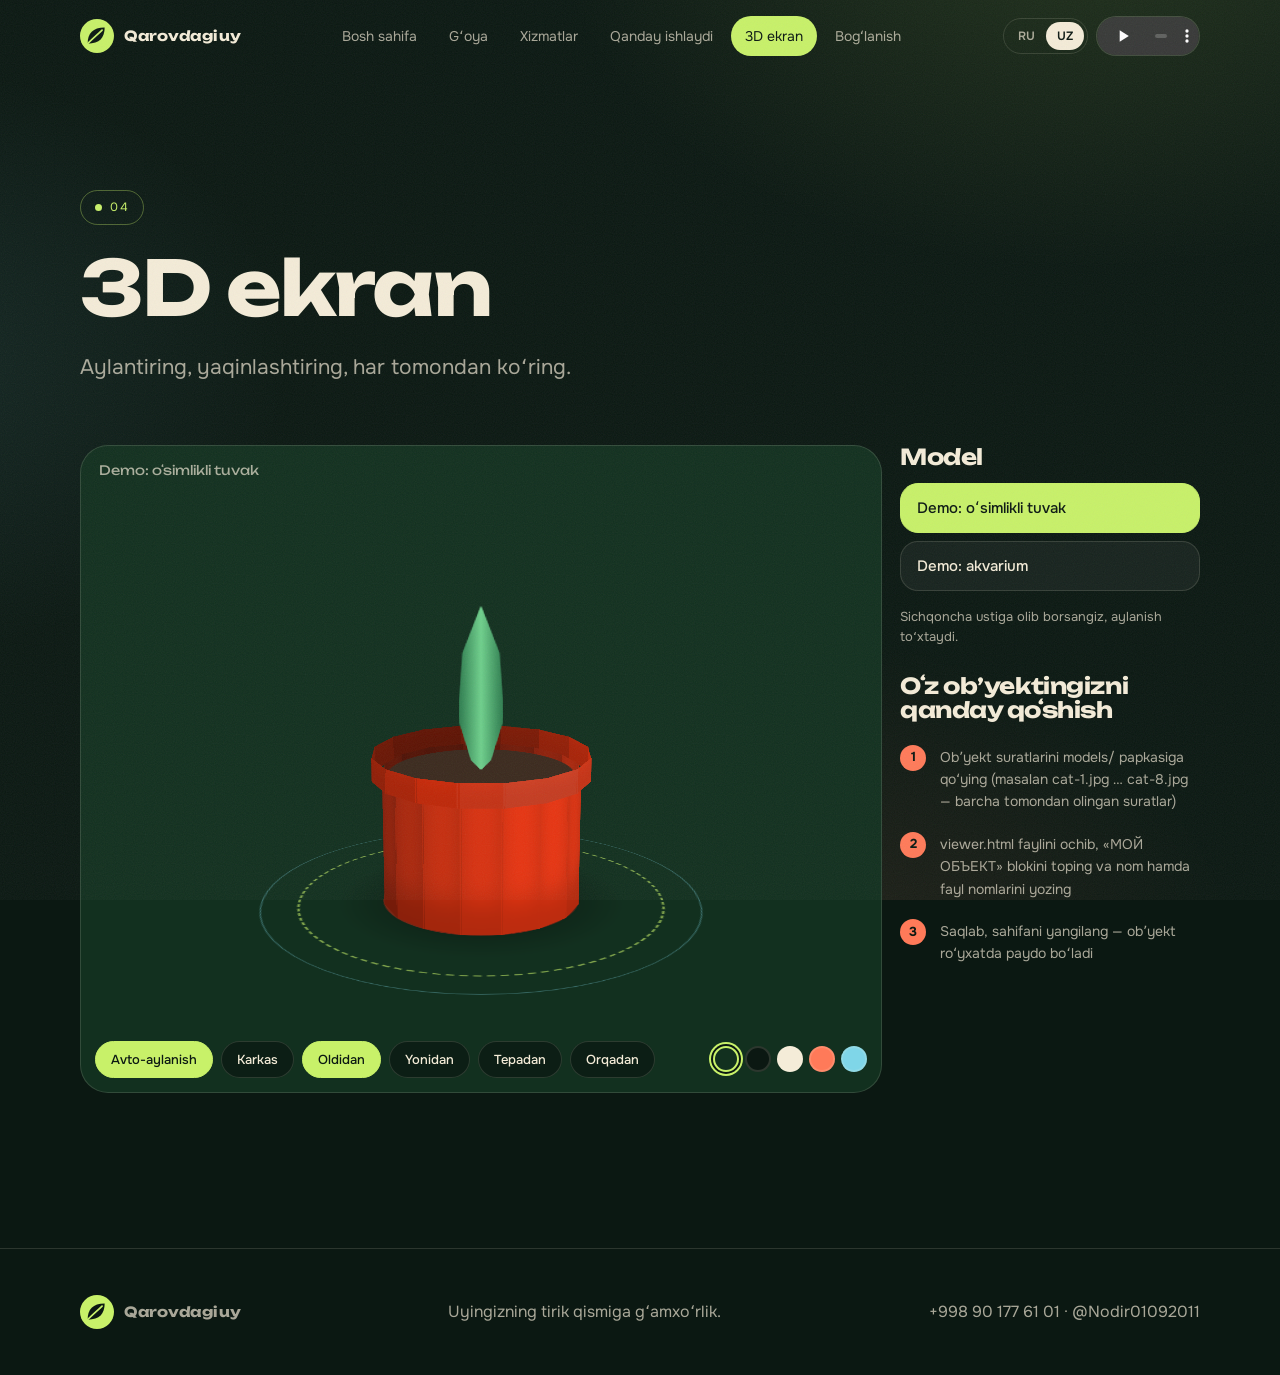
<file: uz/viewer.html>
<!DOCTYPE html>
<html lang="uz">
<head>
<meta charset="utf-8">
<meta name="viewport" content="width=device-width,initial-scale=1,viewport-fit=cover">
<title>Qarovdagi uy — 3D ekran</title>
<meta name="theme-color" content="#0b1812">
<link rel="alternate" hreflang="ru" href="../viewer.html">
<link rel="alternate" hreflang="uz" href="viewer.html">
<link rel="preconnect" href="https://fonts.googleapis.com"><link rel="preconnect" href="https://fonts.gstatic.com" crossorigin>
<link href="https://fonts.googleapis.com/css2?family=Onest:wght@400;500;600&family=Unbounded:wght@500;700&display=swap" rel="stylesheet">
<link rel="stylesheet" href="../css/style.css">
</head>
<body>
<div id="curtain" aria-hidden="true"><svg viewBox="0 0 40 40"><path d="M6 34C6 16 16 6 34 6c0 18-10 28-28 28z" fill="#0b1812"/><path d="M6 34C16 24 22 18 30 10" stroke="#c8f169" stroke-width="2.5" fill="none" stroke-linecap="round"/></svg></div>
<div class="leaves" aria-hidden="true"><i style="--x:59%;--s:15px;--t:34s;--d:-14s;--c:#7fd6e8"></i><i style="--x:25%;--s:15px;--t:35s;--d:-20s;--c:#7fd6e8"></i><i style="--x:14%;--s:14px;--t:29s;--d:-4s;--c:#c8f169"></i><i style="--x:70%;--s:17px;--t:21s;--d:-19s;--c:#ff7a59"></i><i style="--x:59%;--s:17px;--t:25s;--d:-19s;--c:#c8f169"></i><i style="--x:69%;--s:8px;--t:21s;--d:-1s;--c:#7fd6e8"></i><i style="--x:32%;--s:16px;--t:20s;--d:-24s;--c:#ff7a59"></i><i style="--x:43%;--s:14px;--t:26s;--d:-16s;--c:#7fd6e8"></i><i style="--x:83%;--s:11px;--t:35s;--d:-0s;--c:#c8f169"></i><i style="--x:60%;--s:17px;--t:28s;--d:-13s;--c:#c8f169"></i><i style="--x:92%;--s:11px;--t:30s;--d:-24s;--c:#7fd6e8"></i><i style="--x:67%;--s:11px;--t:20s;--d:-2s;--c:#c8f169"></i><i style="--x:53%;--s:8px;--t:29s;--d:-12s;--c:#c8f169"></i><i style="--x:4%;--s:17px;--t:20s;--d:-6s;--c:#7fd6e8"></i></div>
<header class="hdr"><div class="wrap in">
  <a href="index.html" class="logo"><svg viewBox="0 0 40 40"><circle cx="20" cy="20" r="20" fill="#c8f169"/><path d="M9 29C9 17 15 10 29 10c0 12-6 19-20 19z" fill="#0b1812"/><path d="M9 29c7-7 12-11 17-16" stroke="#c8f169" stroke-width="2" fill="none" stroke-linecap="round"/></svg><b>Qarovdagi uy</b></a>
  <input type="checkbox" id="nt" class="nt" aria-label="menu">
  <nav class="nav"><a href="index.html">Bosh sahifa</a><a href="why.html">Gʻoya</a><a href="services.html">Xizmatlar</a><a href="how.html">Qanday ishlaydi</a><a href="viewer.html" class="act">3D ekran</a><a href="contact.html">Bogʻlanish</a></nav>
  <div class="tools">
    <div class="lang"><a href="../viewer.html">RU</a><a href="viewer.html" class="on">UZ</a></div>
    <div class="snd" title="♪"><audio controls loop preload="none" src="../audio/ambient.wav"></audio></div>
    <label class="burger" for="nt"><i></i><i></i></label>
  </div>
</div></header>
<main>
<section class="page-top"><div class="wrap">
  <span class="tag reveal">04</span>
  <h1 class="reveal" style="--d:.1s;margin-top:22px">3D ekran</h1>
  <p class="lead reveal" style="--d:.2s">Aylantiring, yaqinlashtiring, har tomondan koʻring.</p>
</div></section>

<section class="sec" style="padding-top:30px"><div class="wrap vwr">
  <input class="r" type="radio" name="m" id="m1" checked>
  <input class="r" type="radio" name="m" id="m2">
  <!-- [МОЙ ОБЪЕКТ 1/3] раскомментируйте строку ниже:
  <input class="r" type="radio" name="m" id="m3">
  -->
  <input class="r" type="checkbox" id="auto" checked>
  <input class="r" type="checkbox" id="wire">
  <input class="r" type="radio" name="a" id="a0" checked>
  <input class="r" type="radio" name="a" id="a1">
  <input class="r" type="radio" name="a" id="a2">
  <input class="r" type="radio" name="a" id="a3">
  <input class="r" type="radio" name="b" id="b1" checked>
  <input class="r" type="radio" name="b" id="b2">
  <input class="r" type="radio" name="b" id="b3">
  <input class="r" type="radio" name="b" id="b4">
  <input class="r" type="radio" name="b" id="b5">

  <div class="vw">
    <div class="stage">
      <div class="msgbar"><span class="n1">Demo: oʻsimlikli tuvak</span><span class="n2">Demo: akvarium</span><span class="n3">Mening obʼyektim</span></div>

      <!-- Объект 1: горшок с растением (чистый CSS 3D) -->
      <div class="o o1"><div class="pose"><i class="fl sh" style="--fy:112px"></i><i class="fl rg" style="--fy:112px"></i><i class="fl rg rg2" style="--fy:112px;animation-direction:reverse"></i><div class="rot"><i class="p3 pf" style="width:33px;height:110px;left:-16.5px;top:0;--bg3:hsl(10 85% 47%);transform:rotateY(0.00deg) translateZ(78.5px)"></i><i class="p3 pf" style="width:33px;height:110px;left:-16.5px;top:0;--bg3:hsl(10 85% 50%);transform:rotateY(22.50deg) translateZ(78.5px)"></i><i class="p3 pf" style="width:33px;height:110px;left:-16.5px;top:0;--bg3:hsl(10 85% 50%);transform:rotateY(45.00deg) translateZ(78.5px)"></i><i class="p3 pf" style="width:33px;height:110px;left:-16.5px;top:0;--bg3:hsl(10 85% 47%);transform:rotateY(67.50deg) translateZ(78.5px)"></i><i class="p3 pf" style="width:33px;height:110px;left:-16.5px;top:0;--bg3:hsl(10 85% 43%);transform:rotateY(90.00deg) translateZ(78.5px)"></i><i class="p3 pf" style="width:33px;height:110px;left:-16.5px;top:0;--bg3:hsl(10 85% 37%);transform:rotateY(112.50deg) translateZ(78.5px)"></i><i class="p3 pf" style="width:33px;height:110px;left:-16.5px;top:0;--bg3:hsl(10 85% 31%);transform:rotateY(135.00deg) translateZ(78.5px)"></i><i class="p3 pf" style="width:33px;height:110px;left:-16.5px;top:0;--bg3:hsl(10 85% 25%);transform:rotateY(157.50deg) translateZ(78.5px)"></i><i class="p3 pf" style="width:33px;height:110px;left:-16.5px;top:0;--bg3:hsl(10 85% 21%);transform:rotateY(180.00deg) translateZ(78.5px)"></i><i class="p3 pf" style="width:33px;height:110px;left:-16.5px;top:0;--bg3:hsl(10 85% 18%);transform:rotateY(202.50deg) translateZ(78.5px)"></i><i class="p3 pf" style="width:33px;height:110px;left:-16.5px;top:0;--bg3:hsl(10 85% 18%);transform:rotateY(225.00deg) translateZ(78.5px)"></i><i class="p3 pf" style="width:33px;height:110px;left:-16.5px;top:0;--bg3:hsl(10 85% 21%);transform:rotateY(247.50deg) translateZ(78.5px)"></i><i class="p3 pf" style="width:33px;height:110px;left:-16.5px;top:0;--bg3:hsl(10 85% 25%);transform:rotateY(270.00deg) translateZ(78.5px)"></i><i class="p3 pf" style="width:33px;height:110px;left:-16.5px;top:0;--bg3:hsl(10 85% 31%);transform:rotateY(292.50deg) translateZ(78.5px)"></i><i class="p3 pf" style="width:33px;height:110px;left:-16.5px;top:0;--bg3:hsl(10 85% 37%);transform:rotateY(315.00deg) translateZ(78.5px)"></i><i class="p3 pf" style="width:33px;height:110px;left:-16.5px;top:0;--bg3:hsl(10 85% 43%);transform:rotateY(337.50deg) translateZ(78.5px)"></i><i class="p3 pf" style="width:36.5px;height:20px;left:-18.25px;top:-14px;--bg3:hsl(10 90% 53%);transform:rotateY(0.00deg) translateZ(86.3px)"></i><i class="p3 pf" style="width:36.5px;height:20px;left:-18.25px;top:-14px;--bg3:hsl(10 90% 56%);transform:rotateY(22.50deg) translateZ(86.3px)"></i><i class="p3 pf" style="width:36.5px;height:20px;left:-18.25px;top:-14px;--bg3:hsl(10 90% 56%);transform:rotateY(45.00deg) translateZ(86.3px)"></i><i class="p3 pf" style="width:36.5px;height:20px;left:-18.25px;top:-14px;--bg3:hsl(10 90% 53%);transform:rotateY(67.50deg) translateZ(86.3px)"></i><i class="p3 pf" style="width:36.5px;height:20px;left:-18.25px;top:-14px;--bg3:hsl(10 90% 49%);transform:rotateY(90.00deg) translateZ(86.3px)"></i><i class="p3 pf" style="width:36.5px;height:20px;left:-18.25px;top:-14px;--bg3:hsl(10 90% 43%);transform:rotateY(112.50deg) translateZ(86.3px)"></i><i class="p3 pf" style="width:36.5px;height:20px;left:-18.25px;top:-14px;--bg3:hsl(10 90% 37%);transform:rotateY(135.00deg) translateZ(86.3px)"></i><i class="p3 pf" style="width:36.5px;height:20px;left:-18.25px;top:-14px;--bg3:hsl(10 90% 31%);transform:rotateY(157.50deg) translateZ(86.3px)"></i><i class="p3 pf" style="width:36.5px;height:20px;left:-18.25px;top:-14px;--bg3:hsl(10 90% 27%);transform:rotateY(180.00deg) translateZ(86.3px)"></i><i class="p3 pf" style="width:36.5px;height:20px;left:-18.25px;top:-14px;--bg3:hsl(10 90% 24%);transform:rotateY(202.50deg) translateZ(86.3px)"></i><i class="p3 pf" style="width:36.5px;height:20px;left:-18.25px;top:-14px;--bg3:hsl(10 90% 24%);transform:rotateY(225.00deg) translateZ(86.3px)"></i><i class="p3 pf" style="width:36.5px;height:20px;left:-18.25px;top:-14px;--bg3:hsl(10 90% 27%);transform:rotateY(247.50deg) translateZ(86.3px)"></i><i class="p3 pf" style="width:36.5px;height:20px;left:-18.25px;top:-14px;--bg3:hsl(10 90% 31%);transform:rotateY(270.00deg) translateZ(86.3px)"></i><i class="p3 pf" style="width:36.5px;height:20px;left:-18.25px;top:-14px;--bg3:hsl(10 90% 37%);transform:rotateY(292.50deg) translateZ(86.3px)"></i><i class="p3 pf" style="width:36.5px;height:20px;left:-18.25px;top:-14px;--bg3:hsl(10 90% 43%);transform:rotateY(315.00deg) translateZ(86.3px)"></i><i class="p3 pf" style="width:36.5px;height:20px;left:-18.25px;top:-14px;--bg3:hsl(10 90% 49%);transform:rotateY(337.50deg) translateZ(86.3px)"></i><i class="p3 soil" style="width:150px;height:150px;left:-75px;top:-75px;background:#3b2a1e;transform:rotateX(90deg) translateZ(-4px)"></i><i class="p3 pbot" style="width:160px;height:160px;left:-80px;top:-80px;background:hsl(10 70% 28%);transform:translateY(110px) rotateX(90deg)"></i><i class="p3 lf" style="height:92px;top:-92px;--a:0deg;--t:-16deg;--dl:-0.00s"></i><i class="p3 lf" style="height:105px;top:-105px;--a:44deg;--t:-29deg;--dl:-0.37s"></i><i class="p3 lf" style="height:118px;top:-118px;--a:72deg;--t:-42deg;--dl:-0.74s"></i><i class="p3 lf" style="height:131px;top:-131px;--a:116deg;--t:-16deg;--dl:-1.11s"></i><i class="p3 lf" style="height:92px;top:-92px;--a:144deg;--t:-29deg;--dl:-1.48s"></i><i class="p3 lf" style="height:105px;top:-105px;--a:188deg;--t:-42deg;--dl:-1.85s"></i><i class="p3 lf" style="height:118px;top:-118px;--a:216deg;--t:-16deg;--dl:-2.22s"></i><i class="p3 lf" style="height:131px;top:-131px;--a:260deg;--t:-29deg;--dl:-2.59s"></i><i class="p3 lf" style="height:92px;top:-92px;--a:288deg;--t:-42deg;--dl:-2.96s"></i><i class="p3 lf" style="height:105px;top:-105px;--a:332deg;--t:-16deg;--dl:-3.33s"></i></div></div></div>

      <!-- Объект 2: аквариум -->
      <div class="o o2"><div class="pose"><i class="fl sh" style="--fy:72px"></i><i class="fl rg" style="--fy:72px"></i><i class="fl rg rg2" style="--fy:72px;animation-direction:reverse"></i><div class="rot"><i class="p3 aq sand" style="width:220px;height:140px;left:-110px;top:-70px;transform:translateZ(70px)"></i><i class="p3 aq sand" style="width:220px;height:140px;left:-110px;top:-70px;transform:rotateY(180deg) translateZ(70px)"></i><i class="p3 aq sand" style="width:140px;height:140px;left:-70px;top:-70px;transform:rotateY(-90deg) translateZ(110px)"></i><i class="p3 aq sand" style="width:140px;height:140px;left:-70px;top:-70px;transform:rotateY(90deg) translateZ(110px)"></i><i class="p3 aq bt" style="width:220px;height:140px;left:-110px;top:-70px;transform:rotateX(90deg) translateZ(-70px)"></i><i class="p3 aq top" style="width:220px;height:140px;left:-110px;top:-70px;transform:rotateX(90deg) translateZ(56px)"></i><i class="p3 fsh"></i><i class="p3 fsh f2"></i><i class="p3 bb" style="--bx:-60px;--bz:20px;translate:0 0 20px;--bd:0s"></i><i class="p3 bb" style="--bx:10px;--bz:-25px;translate:0 0 -25px;--bd:-1.1s"></i><i class="p3 bb" style="--bx:70px;--bz:15px;translate:0 0 15px;--bd:-2.2s"></i><i class="p3 bb" style="--bx:-20px;--bz:-10px;translate:0 0 -10px;--bd:-0.6s"></i></div></div></div>

      <!-- [МОЙ ОБЪЕКТ 2/3] Карусель из фото. Раскомментируйте и впишите имена файлов.
           --n — число фото, --rad — радиус: 6 фото = 173px, 8 = 241px, 12 = 373px.
      <div class="o o3"><div class="pose"><div class="rot">
        <div class="ring" style="--n:8;--rad:241px">
          <img src="models/cat-1.jpg" alt="" style="--i:0">
          <img src="models/cat-2.jpg" alt="" style="--i:1">
          <img src="models/cat-3.jpg" alt="" style="--i:2">
          <img src="models/cat-4.jpg" alt="" style="--i:3">
          <img src="models/cat-5.jpg" alt="" style="--i:4">
          <img src="models/cat-6.jpg" alt="" style="--i:5">
          <img src="models/cat-7.jpg" alt="" style="--i:6">
          <img src="models/cat-8.jpg" alt="" style="--i:7">
        </div>
      </div></div></div>
      Если у вас ОДНО фото — вместо блока выше используйте вращающуюся карточку:
      <div class="o o3"><div class="pose"><div class="rot">
        <div class="card3d"><img src="models/object.png" alt=""><img src="models/object.png" alt=""></div>
      </div></div></div>
      -->

      <div class="vtools">
        <label class="vt" for="auto">Avto-aylanish</label>
        <label class="vt" for="wire">Karkas</label>
        <label class="vt" for="a0">Oldidan</label>
        <label class="vt" for="a1">Yonidan</label>
        <label class="vt" for="a2">Tepadan</label>
        <label class="vt" for="a3">Orqadan</label>
        <div class="sw" title="Fon"><label for="b1" style="background:#12301f"></label><label for="b2" style="background:#0b1812"></label><label for="b3" style="background:#f4ecd8"></label><label for="b4" style="background:#ff7a59"></label><label for="b5" style="background:#7fd6e8"></label></div>
      </div>
    </div>
    <aside class="side">
      <h3>Model</h3>
      <div class="mlist">
        <label class="mi" for="m1">Demo: oʻsimlikli tuvak</label>
        <label class="mi" for="m2">Demo: akvarium</label>
        <!-- [МОЙ ОБЪЕКТ 3/3] раскомментируйте и впишите название:
        <label class="mi" for="m3">Mening obʼyektim</label>
        -->
      </div>
      <p class="hint" style="margin:-10px 0 26px">Sichqoncha ustiga olib borsangiz, aylanish toʻxtaydi.</p>
      <h3>Oʻz obʼyektingizni qanday qoʻshish</h3>
      <ol class="howadd"><li>Obʼyekt suratlarini models/ papkasiga qoʻying (masalan cat-1.jpg … cat-8.jpg — barcha tomondan olingan suratlar)</li><li>viewer.html faylini ochib, «МОЙ ОБЪЕКТ» blokini toping va nom hamda fayl nomlarini yozing</li><li>Saqlab, sahifani yangilang — obʼyekt roʻyxatda paydo boʻladi</li></ol>
    </aside>
  </div>
</div></section>
</main>
<footer class="ft"><div class="wrap in"><div class="logo"><svg viewBox="0 0 40 40"><circle cx="20" cy="20" r="20" fill="#c8f169"/><path d="M9 29C9 17 15 10 29 10c0 12-6 19-20 19z" fill="#0b1812"/><path d="M9 29c7-7 12-11 17-16" stroke="#c8f169" stroke-width="2" fill="none" stroke-linecap="round"/></svg><b>Qarovdagi uy</b></div><span>Uyingizning tirik qismiga gʻamxoʻrlik.</span><span><a href="tel:+998901776101">+998 90 177 61 01</a> · <a href="https://t.me/Nodir01092011" target="_blank" rel="noopener">@Nodir01092011</a></span></div></footer>
</body>
</html>
</file>
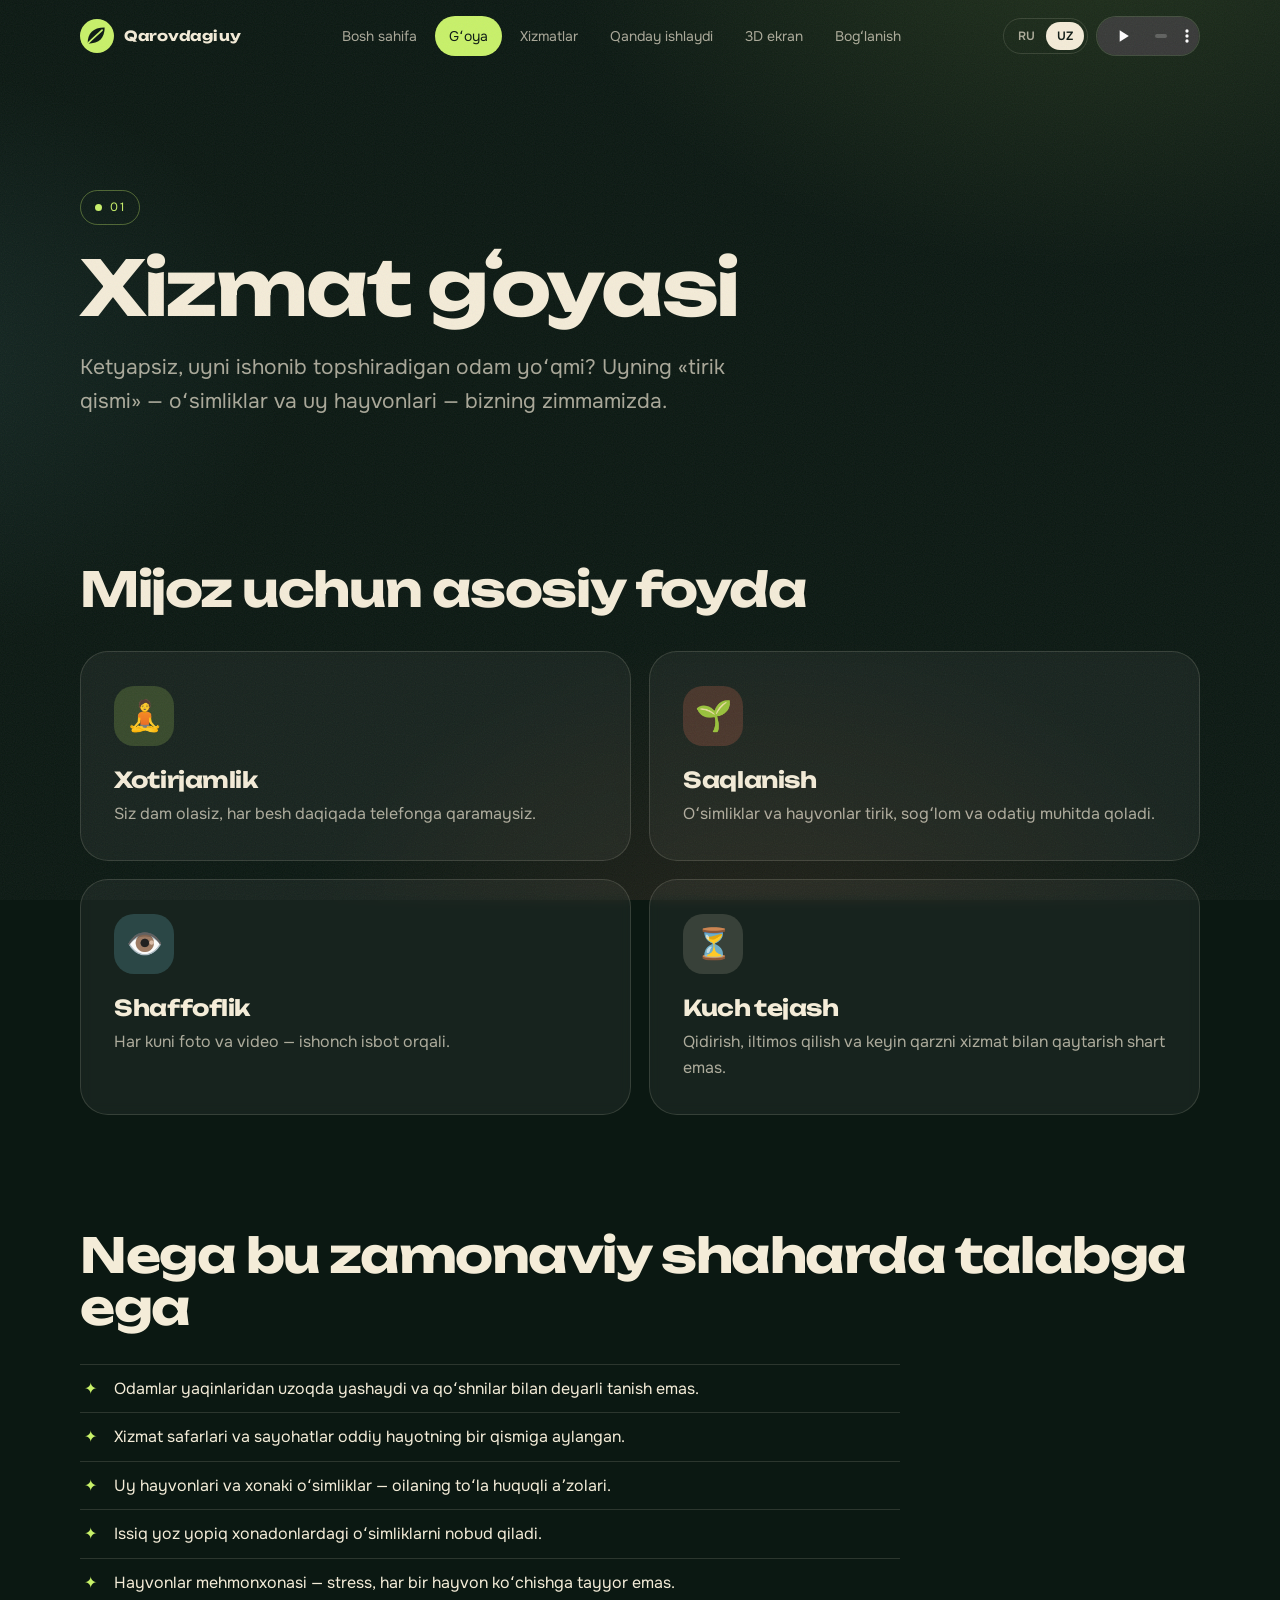
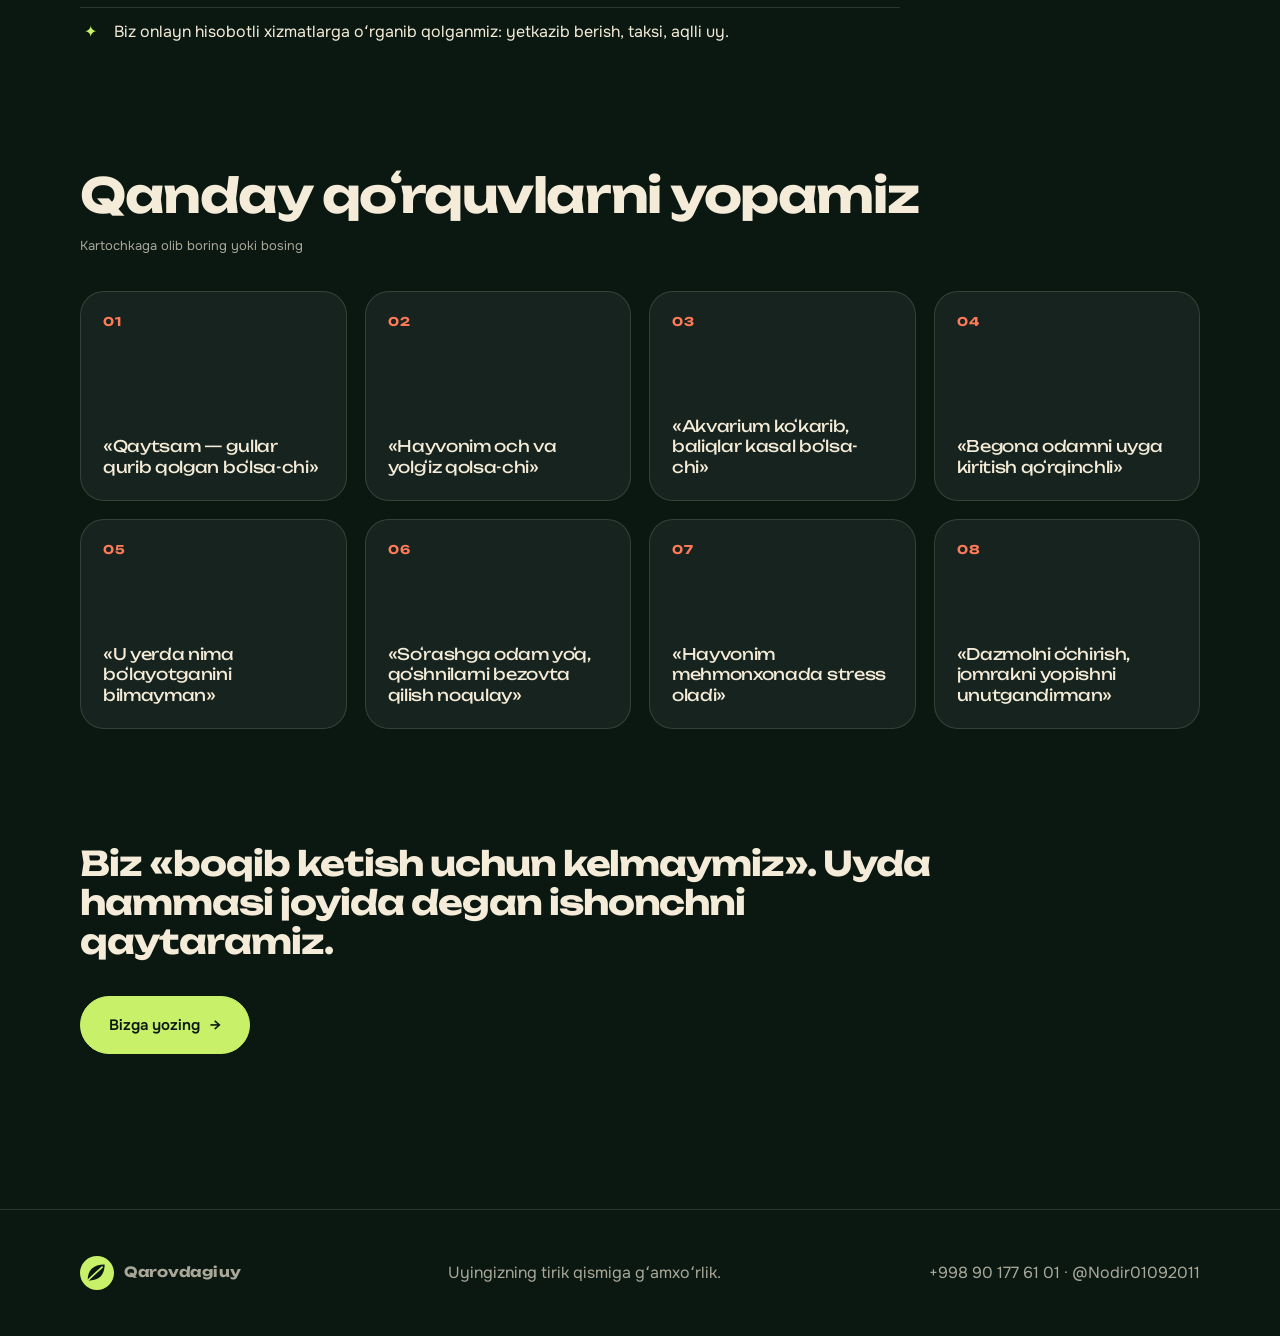
<file: uz/why.html>
<!DOCTYPE html>
<html lang="uz">
<head>
<meta charset="utf-8">
<meta name="viewport" content="width=device-width,initial-scale=1,viewport-fit=cover">
<title>Qarovdagi uy — Xizmat gʻoyasi</title>
<meta name="theme-color" content="#0b1812">
<link rel="alternate" hreflang="ru" href="../why.html">
<link rel="alternate" hreflang="uz" href="why.html">
<link rel="preconnect" href="https://fonts.googleapis.com"><link rel="preconnect" href="https://fonts.gstatic.com" crossorigin>
<link href="https://fonts.googleapis.com/css2?family=Onest:wght@400;500;600&family=Unbounded:wght@500;700&display=swap" rel="stylesheet">
<link rel="stylesheet" href="../css/style.css">
</head>
<body>
<div id="curtain" aria-hidden="true"><svg viewBox="0 0 40 40"><path d="M6 34C6 16 16 6 34 6c0 18-10 28-28 28z" fill="#0b1812"/><path d="M6 34C16 24 22 18 30 10" stroke="#c8f169" stroke-width="2.5" fill="none" stroke-linecap="round"/></svg></div>
<div class="leaves" aria-hidden="true"><i style="--x:59%;--s:15px;--t:34s;--d:-14s;--c:#7fd6e8"></i><i style="--x:25%;--s:15px;--t:35s;--d:-20s;--c:#7fd6e8"></i><i style="--x:14%;--s:14px;--t:29s;--d:-4s;--c:#c8f169"></i><i style="--x:70%;--s:17px;--t:21s;--d:-19s;--c:#ff7a59"></i><i style="--x:59%;--s:17px;--t:25s;--d:-19s;--c:#c8f169"></i><i style="--x:69%;--s:8px;--t:21s;--d:-1s;--c:#7fd6e8"></i><i style="--x:32%;--s:16px;--t:20s;--d:-24s;--c:#ff7a59"></i><i style="--x:43%;--s:14px;--t:26s;--d:-16s;--c:#7fd6e8"></i><i style="--x:83%;--s:11px;--t:35s;--d:-0s;--c:#c8f169"></i><i style="--x:60%;--s:17px;--t:28s;--d:-13s;--c:#c8f169"></i><i style="--x:92%;--s:11px;--t:30s;--d:-24s;--c:#7fd6e8"></i><i style="--x:67%;--s:11px;--t:20s;--d:-2s;--c:#c8f169"></i><i style="--x:53%;--s:8px;--t:29s;--d:-12s;--c:#c8f169"></i><i style="--x:4%;--s:17px;--t:20s;--d:-6s;--c:#7fd6e8"></i></div>
<header class="hdr"><div class="wrap in">
  <a href="index.html" class="logo"><svg viewBox="0 0 40 40"><circle cx="20" cy="20" r="20" fill="#c8f169"/><path d="M9 29C9 17 15 10 29 10c0 12-6 19-20 19z" fill="#0b1812"/><path d="M9 29c7-7 12-11 17-16" stroke="#c8f169" stroke-width="2" fill="none" stroke-linecap="round"/></svg><b>Qarovdagi uy</b></a>
  <input type="checkbox" id="nt" class="nt" aria-label="menu">
  <nav class="nav"><a href="index.html">Bosh sahifa</a><a href="why.html" class="act">Gʻoya</a><a href="services.html">Xizmatlar</a><a href="how.html">Qanday ishlaydi</a><a href="viewer.html">3D ekran</a><a href="contact.html">Bogʻlanish</a></nav>
  <div class="tools">
    <div class="lang"><a href="../why.html">RU</a><a href="why.html" class="on">UZ</a></div>
    <div class="snd" title="♪"><audio controls loop preload="none" src="../audio/ambient.wav"></audio></div>
    <label class="burger" for="nt"><i></i><i></i></label>
  </div>
</div></header>
<main>
<section class="page-top"><div class="wrap">
  <span class="tag reveal">01</span>
  <h1 class="reveal" style="--d:.1s;margin-top:22px">Xizmat gʻoyasi</h1>
  <p class="lead reveal" style="--d:.2s">Ketyapsiz, uyni ishonib topshiradigan odam yoʻqmi? Uyning «tirik qismi» — oʻsimliklar va uy hayvonlari — bizning zimmamizda.</p>
</div></section>

<section class="sec"><div class="wrap">
  <h2 class="reveal">Mijoz uchun asosiy foyda</h2>
  <div class="grid g2" style="margin-top:36px">
    <div class="card tilt reveal"><div class="ico" style="background:rgba(200,241,105,.18)">🧘</div><h3>Xotirjamlik</h3><p>Siz dam olasiz, har besh daqiqada telefonga qaramaysiz.</p></div>
    <div class="card tilt reveal" style="--d:.1s"><div class="ico" style="background:rgba(255,122,89,.2)">🌱</div><h3>Saqlanish</h3><p>Oʻsimliklar va hayvonlar tirik, sogʻlom va odatiy muhitda qoladi.</p></div>
    <div class="card tilt reveal"><div class="ico" style="background:rgba(127,214,232,.2)">👁️</div><h3>Shaffoflik</h3><p>Har kuni foto va video — ishonch isbot orqali.</p></div>
    <div class="card tilt reveal" style="--d:.1s"><div class="ico" style="background:rgba(244,236,216,.15)">⏳</div><h3>Kuch tejash</h3><p>Qidirish, iltimos qilish va keyin qarzni xizmat bilan qaytarish shart emas.</p></div>
  </div>
</div></section>

<section class="sec" style="padding-top:0"><div class="wrap">
  <h2 class="reveal">Nega bu zamonaviy shaharda talabga ega</h2>
  <ul class="ck reveal" style="max-width:820px;margin-top:30px">
    <li>Odamlar yaqinlaridan uzoqda yashaydi va qoʻshnilar bilan deyarli tanish emas.</li><li>Xizmat safarlari va sayohatlar oddiy hayotning bir qismiga aylangan.</li><li>Uy hayvonlari va xonaki oʻsimliklar — oilaning toʻla huquqli aʼzolari.</li><li>Issiq yoz yopiq xonadonlardagi oʻsimliklarni nobud qiladi.</li><li>Hayvonlar mehmonxonasi — stress, har bir hayvon koʻchishga tayyor emas.</li><li>Biz onlayn hisobotli xizmatlarga oʻrganib qolganmiz: yetkazib berish, taksi, aqlli uy.</li>
  </ul>
</div></section>

<section class="sec" style="padding-top:0"><div class="wrap">
  <h2 class="reveal">Qanday qoʻrquvlarni yopamiz</h2>
  <p class="hint reveal">Kartochkaga olib boring yoki bosing</p>
  <div class="grid fears" style="margin-top:34px">
<label class="fc reveal"><input type="checkbox"><div class="fi"><div class="face front"><b>01</b><span>«Qaytsam — gullar qurib qolgan boʻlsa-chi»</span></div><div class="face back">Jadval boʻyicha sugʻorish, jazirama kunlarda — fito-studiyaga koʻchirish.</div></div></label>
<label class="fc reveal" style="--d:0.06s"><input type="checkbox"><div class="fi"><div class="face front"><b>02</b><span>«Hayvonim och va yolgʻiz qolsa-chi»</span></div><div class="face back">Anketangiz boʻyicha oziqlantirish, har kuni oʻyin va eʼtibor.</div></div></label>
<label class="fc reveal" style="--d:0.12s"><input type="checkbox"><div class="fi"><div class="face front"><b>03</b><span>«Akvarium koʻkarib, baliqlar kasal boʻlsa-chi»</span></div><div class="face back">Filtr va haroratni tekshiramiz, meʼyor boʻyicha boqamiz.</div></div></label>
<label class="fc reveal" style="--d:0.18s"><input type="checkbox"><div class="fi"><div class="face front"><b>04</b><span>«Begona odamni uyga kiritish qoʻrqinchli»</span></div><div class="face back">Shartnoma, kalitlarni topshirish dalolatnomasi, tekshirilgan mutaxassislar va har bir tashrifdan video.</div></div></label>
<label class="fc reveal"><input type="checkbox"><div class="fi"><div class="face front"><b>05</b><span>«U yerda nima boʻlayotganini bilmayman»</span></div><div class="face back">Har kuni Telegramʼda foto va video. Sukunat boʻlmaydi.</div></div></label>
<label class="fc reveal" style="--d:0.06s"><input type="checkbox"><div class="fi"><div class="face front"><b>06</b><span>«Soʻrashga odam yoʻq, qoʻshnilarni bezovta qilish noqulay»</span></div><div class="face back">Iltimos oʻrniga mutaxassis: siz hech kimdan qarzdor emassiz.</div></div></label>
<label class="fc reveal" style="--d:0.12s"><input type="checkbox"><div class="fi"><div class="face front"><b>07</b><span>«Hayvonim mehmonxonada stress oladi»</span></div><div class="face back">U uyda — odatiy hid va muhitda qoladi.</div></div></label>
<label class="fc reveal" style="--d:0.18s"><input type="checkbox"><div class="fi"><div class="face front"><b>08</b><span>«Dazmolni oʻchirish, jomrakni yopishni unutgandirman»</span></div><div class="face back">Qoʻshimcha ravishda jomrak, chiroq, derazalarni tekshirib, foto yuboramiz.</div></div></label>
  </div>
</div></section>

<section class="sec" style="padding-top:0"><div class="wrap">
  <p class="big-q small reveal" style="max-width:900px">Biz «boqib ketish uchun kelmaymiz». Uyda hammasi joyida degan ishonchni qaytaramiz.</p>
  <div style="margin-top:34px" class="reveal"><a class="btn pri" href="contact.html"><span>Bizga yozing</span><span class="ar">→</span></a></div>
</div></section>
</main>
<footer class="ft"><div class="wrap in"><div class="logo"><svg viewBox="0 0 40 40"><circle cx="20" cy="20" r="20" fill="#c8f169"/><path d="M9 29C9 17 15 10 29 10c0 12-6 19-20 19z" fill="#0b1812"/><path d="M9 29c7-7 12-11 17-16" stroke="#c8f169" stroke-width="2" fill="none" stroke-linecap="round"/></svg><b>Qarovdagi uy</b></div><span>Uyingizning tirik qismiga gʻamxoʻrlik.</span><span><a href="tel:+998901776101">+998 90 177 61 01</a> · <a href="https://t.me/Nodir01092011" target="_blank" rel="noopener">@Nodir01092011</a></span></div></footer>
</body>
</html>
</file>
<file: css/style.css>
@view-transition{navigation:auto}
@property --n{syntax:"<integer>";initial-value:0;inherits:false}

:root{
  --bg:#0b1812;--bg2:#10261b;--card:rgba(255,255,255,.05);--line:rgba(244,236,216,.14);
  --cream:#f4ecd8;--lime:#c8f169;--coral:#ff7a59;--sky:#7fd6e8;--mut:rgba(244,236,216,.68);
  --hf:'Unbounded','Onest',sans-serif;--bf:'Onest',system-ui,sans-serif;--r:28px;
  --cur:url("data:image/svg+xml;utf8,%3Csvg xmlns='http://www.w3.org/2000/svg' width='30' height='30'%3E%3Ccircle cx='15' cy='15' r='4.5' fill='%23c8f169'/%3E%3Ccircle cx='15' cy='15' r='12' fill='none' stroke='%23c8f169' stroke-width='1.5' opacity='.7'/%3E%3C/svg%3E") 15 15;
  --cur2:url("data:image/svg+xml;utf8,%3Csvg xmlns='http://www.w3.org/2000/svg' width='46' height='46'%3E%3Ccircle cx='23' cy='23' r='20' fill='%23c8f169' fill-opacity='.25' stroke='%23c8f169' stroke-width='1.5'/%3E%3Ccircle cx='23' cy='23' r='4' fill='%23c8f169'/%3E%3C/svg%3E") 23 23;
}
*{box-sizing:border-box;margin:0;padding:0}
html{scroll-behavior:smooth;-webkit-text-size-adjust:100%}
body{font-family:var(--bf);background:var(--bg);color:var(--cream);line-height:1.6;overflow-x:hidden;min-height:100vh;cursor:var(--cur),auto;
  background-image:radial-gradient(900px 600px at 85% -10%,rgba(200,241,105,.12),transparent 60%),radial-gradient(700px 500px at -10% 40%,rgba(127,214,232,.09),transparent 60%),radial-gradient(800px 600px at 60% 110%,rgba(255,122,89,.10),transparent 60%);
  background-attachment:fixed}
body::after{content:"";position:fixed;inset:0;pointer-events:none;z-index:90;opacity:.07;
  background-image:url("data:image/svg+xml;utf8,<svg xmlns='http://www.w3.org/2000/svg' width='160' height='160'><filter id='n'><feTurbulence type='fractalNoise' baseFrequency='.9' numOctaves='2'/></filter><rect width='100%' height='100%' filter='url(%23n)'/></svg>")}
a,button,label,summary,.fc{cursor:var(--cur2),pointer}
a{color:inherit;text-decoration:none}
img,svg{max-width:100%;display:block}
.wrap{max-width:1200px;margin:0 auto;padding:0 clamp(18px,4vw,40px);position:relative;z-index:2}
em{font-style:normal;color:var(--lime)}

/* падающие листья (вместо canvas) */
.leaves{position:fixed;inset:0;z-index:0;pointer-events:none;overflow:hidden}
.leaves i{position:absolute;top:-40px;left:var(--x);width:var(--s);height:calc(var(--s)*1.9);background:var(--c);opacity:.22;border-radius:0 100% 0 100%;animation:fall var(--t) linear infinite;animation-delay:var(--d)}
@keyframes fall{0%{transform:translate3d(0,-6vh,0) rotate(0)}50%{transform:translate3d(46px,55vh,0) rotate(190deg)}100%{transform:translate3d(-24px,112vh,0) rotate(360deg)}}

/* header */
.hdr{position:fixed;top:0;left:0;right:0;z-index:60}
.hdr::before{content:"";position:absolute;inset:0;z-index:-1;background:rgba(11,24,18,.78);backdrop-filter:blur(14px);-webkit-backdrop-filter:blur(14px);border-bottom:1px solid var(--line)}
@supports (animation-timeline:scroll()){
  .hdr::before{opacity:0;animation:hdr linear both;animation-timeline:scroll(root);animation-range:0 90px}
}
@keyframes hdr{to{opacity:1}}
.hdr .in{display:flex;align-items:center;justify-content:space-between;gap:16px;height:72px}
.logo{display:flex;align-items:center;gap:10px;font-family:var(--hf);font-weight:700;font-size:14px;letter-spacing:-.02em}
.logo svg{width:34px;height:34px;flex:none}
.nt{display:none}
.nav{display:flex;gap:4px}
.nav a{padding:9px 14px;border-radius:99px;font-size:14px;color:var(--mut);transition:.25s}
.nav a:hover{color:var(--cream);background:var(--card)}
.nav a.act{color:var(--bg);background:var(--lime)}
.tools{display:flex;align-items:center;gap:8px}
.lang{display:flex;border:1px solid var(--line);border-radius:99px;padding:3px}
.lang a{color:var(--mut);font:600 12px var(--bf);padding:6px 11px;border-radius:99px;transition:.25s}
.lang a.on{background:var(--cream);color:var(--bg)}
.snd{width:104px;height:40px;border-radius:99px;overflow:hidden;border:1px solid var(--line);background:var(--card);display:flex;align-items:center;justify-content:center}
.snd audio{width:104px;height:40px;color-scheme:dark;border-radius:99px}
.burger{display:none;width:40px;height:40px;border-radius:50%;border:1px solid var(--line);background:var(--card);position:relative}
.burger i{position:absolute;left:11px;right:11px;height:2px;background:var(--cream);transition:.3s}
.burger i:nth-child(1){top:15px}.burger i:nth-child(2){top:23px}
.nt:checked ~ .tools .burger i:nth-child(1){top:19px;transform:rotate(45deg)}
.nt:checked ~ .tools .burger i:nth-child(2){top:19px;transform:rotate(-45deg)}

/* шторка при загрузке страницы */
#curtain{position:fixed;inset:0;z-index:200;background:var(--lime);display:grid;place-items:center;pointer-events:none;animation:curtain .85s .2s cubic-bezier(.77,0,.18,1) both}
#curtain svg{width:84px;height:84px;animation:pulse 1s ease-in-out infinite}
@keyframes curtain{0%{transform:none;visibility:visible}99%{visibility:visible}100%{transform:translateY(-101%);visibility:hidden}}
@keyframes pulse{50%{transform:scale(1.15) rotate(8deg)}}

/* type + buttons */
h1,h2,h3{font-family:var(--hf);line-height:1.08;letter-spacing:-.03em;font-weight:700}
h1{font-size:clamp(34px,6.2vw,76px)}
h2{font-size:clamp(26px,4vw,48px)}
h3{font-size:clamp(17px,1.8vw,22px);letter-spacing:-.02em}
.tag{display:inline-flex;align-items:center;gap:8px;font-size:12px;letter-spacing:.14em;text-transform:uppercase;color:var(--lime);border:1px solid rgba(200,241,105,.35);border-radius:99px;padding:7px 14px}
.tag::before{content:"";width:7px;height:7px;border-radius:50%;background:var(--lime);animation:blink 1.6s infinite}
@keyframes blink{50%{opacity:.25}}
.btn{display:inline-flex;align-items:center;gap:10px;padding:16px 28px;border-radius:99px;font-weight:600;font-size:15px;border:1.5px solid var(--cream);background:none;color:var(--cream);position:relative;overflow:hidden;transition:color .35s;font-family:var(--bf);isolation:isolate}
.btn::before{content:"";position:absolute;inset:0;background:var(--cream);transform:translateY(101%);transition:transform .4s cubic-bezier(.7,0,.2,1);z-index:-1}
.btn:hover{color:var(--bg)}.btn:hover::before{transform:none}
.btn.pri{background:var(--lime);border-color:var(--lime);color:var(--bg)}
.btn span.ar{transition:.3s}.btn:hover span.ar{transform:translateX(5px)}
.row{display:flex;flex-wrap:wrap;gap:14px}

/* sections */
main{position:relative;z-index:2}
.sec{padding:clamp(64px,9vw,120px) 0}
.page-top{padding-top:clamp(120px,16vw,190px);padding-bottom:30px}
.lead{font-size:clamp(17px,1.7vw,21px);color:var(--mut);max-width:660px;margin-top:22px}

/* появление: при скролле (если браузер умеет), иначе при загрузке */
.reveal{animation:up .9s cubic-bezier(.2,.7,.2,1) both;animation-delay:var(--d,0s)}
@keyframes up{from{opacity:0;transform:translateY(34px)}to{opacity:1;transform:none}}
@supports (animation-timeline:view()){
  .reveal{animation:up linear both;animation-timeline:view();animation-range:entry 0% entry 60%;animation-delay:0s}
  .hero .reveal,.page-top .reveal{animation:up .9s cubic-bezier(.2,.7,.2,1) both;animation-timeline:auto;animation-range:normal;animation-delay:var(--d,0s)}
}

.grid{display:grid;gap:18px}
.g3{grid-template-columns:repeat(3,1fr)}.g2{grid-template-columns:repeat(2,1fr)}.g4{grid-template-columns:repeat(4,1fr)}
.card{background:var(--card);border:1px solid var(--line);border-radius:var(--r);padding:clamp(22px,2.6vw,34px);backdrop-filter:blur(6px);transition:border-color .3s,background .3s,translate .4s cubic-bezier(.2,.7,.2,1),scale .4s}
.card:hover{border-color:rgba(200,241,105,.5);background:rgba(255,255,255,.08)}
.tilt:hover{translate:0 -8px;scale:1.02}
.ico{width:60px;height:60px;border-radius:20px;display:grid;place-items:center;font-size:30px;margin-bottom:22px}
.card p{color:var(--mut);margin-top:10px}

/* hero */
.hero{min-height:100vh;display:flex;align-items:center;padding:110px 0 60px}
.hero .wrap{display:grid;grid-template-columns:1.05fr .95fr;gap:30px;align-items:center}
.hero h1{margin:22px 0}
.hero p.lead{margin-bottom:34px}
.scene{position:relative}
.scene svg{width:100%;height:auto;overflow:visible}
.chip{position:absolute;background:rgba(244,236,216,.95);color:#10261b;font-weight:600;font-size:13px;padding:10px 16px;border-radius:99px;box-shadow:0 12px 30px rgba(0,0,0,.35);animation:fl 5s ease-in-out infinite;white-space:nowrap}
.chip.a{top:8%;left:-2%}.chip.b{top:44%;right:-4%;animation-delay:-1.6s}.chip.c{bottom:6%;left:8%;animation-delay:-3s}
@keyframes fl{50%{transform:translateY(-14px) rotate(1.5deg)}}
.sway{transform-origin:bottom center;animation:sway 3.4s ease-in-out infinite}
@keyframes sway{50%{transform:rotate(5deg)}}
.bub{animation:bub 3s ease-in infinite}
@keyframes bub{0%{transform:translateY(0);opacity:0}15%{opacity:.9}100%{transform:translateY(-62px);opacity:0}}
.fish{animation:fish 5s ease-in-out infinite alternate}
@keyframes fish{to{transform:translateX(34px)}}
.tail{transform-origin:left bottom;animation:tail 2.2s ease-in-out infinite}
@keyframes tail{50%{transform:rotate(-24deg)}}
.glow{animation:glow 3s ease-in-out infinite alternate}
@keyframes glow{from{opacity:.75}to{opacity:1}}
.eye{animation:eye 5s infinite;transform-origin:center;transform-box:fill-box}
@keyframes eye{0%,94%,100%{transform:scaleY(1)}97%{transform:scaleY(.1)}}

/* marquee */
.mq{overflow:hidden;border-block:1px solid var(--line);background:rgba(200,241,105,.06);padding:20px 0;position:relative;z-index:2}
.mq .tr{display:flex;width:max-content;animation:mq 34s linear infinite}
.mq span{font-family:var(--hf);font-size:clamp(20px,3vw,34px);font-weight:700;white-space:pre;color:transparent;-webkit-text-stroke:1px rgba(244,236,216,.55)}
@keyframes mq{to{transform:translateX(-50%)}}

.big-q{font-family:var(--hf);font-size:clamp(24px,3.8vw,46px);font-weight:700;letter-spacing:-.03em;line-height:1.15}
.big-q.small{font-size:clamp(20px,2.8vw,34px)}

/* fears flip (наведение или нажатие) */
.fears{grid-template-columns:repeat(4,1fr)}
.fc{display:block;perspective:900px;height:210px;position:relative}
.fc input{position:absolute;opacity:0;pointer-events:none}
.fc .fi{position:relative;width:100%;height:100%;transition:transform .7s cubic-bezier(.2,.7,.2,1);transform-style:preserve-3d}
.fc:hover .fi,.fc input:checked ~ .fi{transform:rotateY(180deg)}
.fc .face{position:absolute;inset:0;border-radius:24px;padding:22px;backface-visibility:hidden;-webkit-backface-visibility:hidden;display:flex;flex-direction:column;justify-content:space-between;border:1px solid var(--line)}
.fc .front{background:var(--card);font-family:var(--hf);font-size:clamp(14px,1.25vw,16px);line-height:1.3;letter-spacing:-.02em}
.fc .front b{font-size:12px;color:var(--coral);letter-spacing:.1em}
.fc .back{background:var(--lime);color:var(--bg);transform:rotateY(180deg);font-weight:600;font-size:15px;line-height:1.4;justify-content:center}
.hint{color:var(--mut);font-size:13px;margin-top:14px}

/* stats (счётчики на CSS) */
.stat{padding:10px 0;border-top:1px solid var(--line)}
.stat b{font-family:var(--hf);font-size:clamp(46px,6vw,80px);color:var(--lime);display:block;line-height:1;counter-reset:num var(--n);animation:cnt 1.6s ease-out both}
.stat b::after{content:counter(num)}
.stat span{color:var(--mut);font-size:14px}
@keyframes cnt{from{--n:0}}
@supports (animation-timeline:view()){.stat b{animation:cnt linear both;animation-timeline:view();animation-range:entry 10% entry 100%}}

.cta{margin:0 auto;text-align:center;border-radius:40px;padding:clamp(40px,7vw,90px) 24px;background:linear-gradient(135deg,rgba(200,241,105,.2),rgba(127,214,232,.12));border:1px solid var(--line);position:relative;overflow:hidden}
.cta h2{margin-bottom:30px}

/* lists */
.ck{list-style:none;margin-top:18px}
.ck li{padding:11px 0 11px 34px;border-top:1px solid var(--line);position:relative;color:var(--cream)}
.ck li::before{content:"✦";position:absolute;left:4px;color:var(--lime)}
.plan{position:relative}
.plan .n{font-family:var(--hf);font-size:54px;color:rgba(244,236,216,.12);position:absolute;right:22px;top:12px;font-weight:700}
.plan.hot{border-color:var(--lime)}

/* timeline */
.tl{position:relative;display:grid;grid-template-columns:repeat(4,1fr);gap:18px;padding-top:34px}
.tl::before{content:"";position:absolute;left:0;right:0;top:14px;height:2px;background:var(--line)}
.tl::after{content:"";position:absolute;left:0;top:14px;height:2px;background:var(--lime);width:100%}
@supports (animation-timeline:view()){.tl::after{width:0;animation:tlw linear both;animation-timeline:view();animation-range:entry 20% cover 60%}}
@keyframes tlw{to{width:100%}}
.step{position:relative}
.step::before{content:"";position:absolute;top:-28px;left:0;width:16px;height:16px;border-radius:50%;background:var(--bg);border:2px solid var(--lime);z-index:2}
.step .num{font-family:var(--hf);color:var(--coral);font-size:13px}
.step p{font-size:15px;margin-top:8px}

/* chat */
.phone{max-width:420px;margin:0 auto;background:#0e1621;border-radius:36px;border:8px solid #1d2b3a;padding:16px;box-shadow:0 30px 80px rgba(0,0,0,.5)}
.phone .top{display:flex;align-items:center;gap:10px;padding:6px 6px 14px;border-bottom:1px solid rgba(255,255,255,.08);margin-bottom:14px}
.phone .av{width:38px;height:38px;border-radius:50%;background:var(--lime);display:grid;place-items:center;color:var(--bg);font-size:20px}
.phone .top b{font-size:15px;display:block;line-height:1.2}.phone .top small{color:#6e8aa3}
.msgs{display:flex;flex-direction:column;gap:9px;min-height:330px}
.msg{background:#182533;border-radius:16px 16px 16px 4px;padding:10px 14px;font-size:14.5px;max-width:92%;animation:pop .5s cubic-bezier(.2,.8,.3,1.2) both;animation-delay:calc(.4s + var(--i)*1.1s)}
.msg.photo{background:linear-gradient(135deg,#2e5a3f,#9ccc65);height:100px;width:62%;display:grid;place-items:center;font-size:44px}
@keyframes pop{from{opacity:0;transform:translateY(14px) scale(.94)}to{opacity:1;transform:none}}
@supports (animation-timeline:view()){.msg{animation:pop linear both;animation-timeline:view();animation-delay:0s;animation-range:entry 10% entry 90%}}

/* faq */
details{border-top:1px solid var(--line);padding:22px 0}
details:last-child{border-bottom:1px solid var(--line)}
summary{list-style:none;font-family:var(--hf);font-size:clamp(15px,1.7vw,20px);display:flex;justify-content:space-between;gap:16px;letter-spacing:-.02em}
summary::-webkit-details-marker{display:none}
summary::after{content:"+";font-size:28px;line-height:1;color:var(--lime);transition:.3s}
details[open] summary::after{transform:rotate(45deg)}
details p{color:var(--mut);margin-top:14px;max-width:700px}

/* ===== 3D-экран на чистом CSS ===== */
.vwr .r{position:absolute;opacity:0;pointer-events:none;width:0;height:0}
.vw{display:grid;grid-template-columns:1fr 300px;gap:18px}
.stage{position:relative;border-radius:var(--r);overflow:hidden;border:1px solid var(--line);height:min(72vh,680px);min-height:420px;background:#12301f;transition:background .4s;perspective:1100px;display:grid;place-items:center}
.stage .msgbar{position:absolute;top:14px;left:18px;right:18px;font-family:var(--hf);font-size:13px;color:var(--mut);pointer-events:none}
.stage .msgbar span{display:none}
.o{display:none;position:relative;width:0;height:0;transform-style:preserve-3d;scale:var(--sc,1.25)}
.pose{position:relative;transform-style:preserve-3d;transform:rotateX(var(--ax,-16deg)) rotateY(var(--ay,0deg));transition:transform .8s cubic-bezier(.2,.7,.2,1)}
.rot{position:relative;transform-style:preserve-3d;animation:spin 18s linear infinite}
.stage:hover .rot{animation-play-state:paused}
@keyframes spin{to{transform:rotateY(360deg)}}
.p3{position:absolute;backface-visibility:visible}
.pf{background:var(--bg3);box-shadow:inset 0 -26px 22px rgba(0,0,0,.2)}
.soil,.pbot{border-radius:50%}
.lf{width:34px;left:-17px;transform-origin:50% 100%;background:linear-gradient(90deg,#2e7d4f,#6fd08c 50%,#2e7d4f);clip-path:polygon(50% 0,92% 28%,100% 58%,72% 92%,50% 100%,28% 92%,0 58%,8% 28%);animation:sw 3.2s ease-in-out infinite alternate;animation-delay:var(--dl)}
@keyframes sw{from{transform:rotateY(var(--a)) rotateX(calc(var(--t) - 5deg))}to{transform:rotateY(var(--a)) rotateX(calc(var(--t) + 5deg))}}
.fl{position:absolute;border-radius:50%;left:-130px;top:-130px;width:260px;height:260px;transform:translateY(var(--fy)) rotateX(90deg);pointer-events:none}
.fl.sh{background:radial-gradient(rgba(0,0,0,.5),transparent 65%)}
.fl.rg{border:2px dashed rgba(200,241,105,.6);width:300px;height:300px;left:-150px;top:-150px;animation:rs 20s linear infinite}
.fl.rg2{border:1.5px solid rgba(127,214,232,.4);width:360px;height:360px;left:-180px;top:-180px}
@keyframes rs{to{transform:translateY(var(--fy)) rotateX(90deg) rotate(360deg)}}
/* аквариум */
.aq{background:linear-gradient(180deg,rgba(150,225,245,.28),rgba(40,150,185,.42));border:2px solid rgba(255,255,255,.35)}
.aq.sand::after{content:"";position:absolute;left:0;right:0;bottom:0;height:26px;background:linear-gradient(#e8d59a,#c9b273)}
.aq.top{background:rgba(180,235,250,.25)}
.aq.bt{background:#c9b273;border:0}
.fsh{width:34px;height:20px;border-radius:50% 60% 60% 50%;background:var(--coral);left:-110px;top:-14px;animation:swim 6s ease-in-out infinite alternate}
.fsh::before{content:"";position:absolute;left:-12px;top:2px;border:8px solid transparent;border-right:12px solid var(--coral);border-left:0}
.fsh::after{content:"";position:absolute;right:7px;top:6px;width:4px;height:4px;border-radius:50%;background:#10261b}
.fsh.f2{background:var(--lime);top:24px;animation-duration:8s;animation-direction:alternate-reverse}
.fsh.f2::before{border-right-color:var(--lime)}
@keyframes swim{to{transform:translateX(190px)}}
.bb{width:9px;height:9px;border-radius:50%;border:1.5px solid #fff;left:var(--bx);top:44px;animation:rise 3.4s ease-in infinite;animation-delay:var(--bd)}
@keyframes rise{0%{transform:translateY(0);opacity:0}15%{opacity:.9}100%{transform:translateY(-100px);opacity:0}}
/* фото-карусель твоего объекта */
.ring{width:200px;height:260px;left:-100px;top:-130px;transform-style:preserve-3d;position:absolute}
.ring img{position:absolute;inset:0;width:100%;height:100%;object-fit:contain;transform:rotateY(calc(var(--i)*360deg/var(--n))) translateZ(var(--rad));backface-visibility:hidden}
.card3d{position:absolute;width:220px;height:280px;left:-110px;top:-140px;transform-style:preserve-3d}
.card3d img{position:absolute;inset:0;width:100%;height:100%;object-fit:contain}
.card3d img+img{transform:rotateY(180deg);backface-visibility:hidden}

/* переключатели 3D */
.vtools{display:flex;flex-wrap:wrap;gap:8px;position:absolute;bottom:14px;left:14px;right:14px;align-items:center}
.vt{background:rgba(11,24,18,.7);backdrop-filter:blur(8px);border:1px solid var(--line);color:var(--cream);border-radius:99px;padding:9px 15px;font:500 13px var(--bf);transition:.2s}
.vt:hover{border-color:var(--lime)}
.sw{display:flex;gap:6px;align-items:center;margin-left:auto}
.sw label{width:26px;height:26px;border-radius:50%;border:2px solid var(--line)}
.side h3{margin-bottom:14px}
.mlist{display:flex;flex-direction:column;gap:8px;margin-bottom:26px}
.mi{display:block;text-align:left;background:var(--card);border:1px solid var(--line);border-radius:18px;padding:14px 16px;color:var(--cream);font:500 15px var(--bf);transition:.25s}
.mi:hover{border-color:var(--lime)}
.howadd{counter-reset:s;list-style:none}
.howadd li{counter-increment:s;padding:10px 0 10px 40px;position:relative;color:var(--mut);font-size:14px}
.howadd li::before{content:counter(s);position:absolute;left:0;top:9px;width:26px;height:26px;border-radius:50%;background:var(--coral);color:var(--bg);display:grid;place-items:center;font-weight:700;font-size:13px}
code{background:rgba(255,255,255,.1);padding:2px 7px;border-radius:6px;font-size:13px}

/* состояния (выбранный объект, фон, вид, каркас, автоповорот) */
#m1:checked ~ .vw .o1,#m2:checked ~ .vw .o2,#m3:checked ~ .vw .o3{display:block}
#m1:checked ~ .vw .n1,#m2:checked ~ .vw .n2,#m3:checked ~ .vw .n3{display:inline}
#m1:checked ~ .vw label[for=m1],#m2:checked ~ .vw label[for=m2],#m3:checked ~ .vw label[for=m3],
#auto:checked ~ .vw label[for=auto],#wire:checked ~ .vw label[for=wire],
#a0:checked ~ .vw label[for=a0],#a1:checked ~ .vw label[for=a1],#a2:checked ~ .vw label[for=a2],#a3:checked ~ .vw label[for=a3]{background:var(--lime);color:var(--bg);border-color:var(--lime)}
#auto:not(:checked) ~ .vw .rot{animation:none}
#a1:checked ~ .vw .pose{--ay:90deg}
#a2:checked ~ .vw .pose{--ax:-78deg}
#a3:checked ~ .vw .pose{--ay:180deg}
#b2:checked ~ .vw .stage{background:#0b1812}
#b3:checked ~ .vw .stage{background:#f4ecd8}
#b4:checked ~ .vw .stage{background:#ff7a59}
#b5:checked ~ .vw .stage{background:#7fd6e8}
#b1:checked ~ .vw label[for=b1],#b2:checked ~ .vw label[for=b2],#b3:checked ~ .vw label[for=b3],#b4:checked ~ .vw label[for=b4],#b5:checked ~ .vw label[for=b5]{border-color:var(--lime);box-shadow:0 0 0 2px var(--bg),0 0 0 4px var(--lime)}
#wire:checked ~ .vw .p3{background:transparent!important;border:1px solid rgba(200,241,105,.85)!important;box-shadow:none!important;clip-path:none!important}
#wire:checked ~ .vw .lf{background:transparent!important}

/* form */
.form{display:grid;gap:18px;max-width:720px}
.form label{display:block;font-size:13px;color:var(--mut);margin-bottom:7px}
.form textarea{width:100%;min-height:230px;background:var(--card);border:1px solid var(--line);border-radius:18px;padding:16px 18px;color:var(--cream);font:16px/1.6 var(--bf);outline:none;transition:.25s;resize:vertical;cursor:text}
.form textarea:focus{border-color:var(--lime);background:rgba(255,255,255,.08)}

footer.ft{position:relative;z-index:2;border-top:1px solid var(--line);padding:46px 0;margin-top:40px}
footer .in{display:flex;justify-content:space-between;align-items:center;gap:20px;flex-wrap:wrap;color:var(--mut)}

/* responsive */
@media(max-width:1000px){
  .hero .wrap{grid-template-columns:1fr}.scene{max-width:480px;margin:0 auto}
  .fears{grid-template-columns:repeat(2,1fr)}.g4{grid-template-columns:repeat(2,1fr)}
  .vw{grid-template-columns:1fr}.tl{grid-template-columns:repeat(2,1fr);row-gap:40px}.tl::before,.tl::after{display:none}
  .step::before{top:-20px}
}
@media(max-width:820px){
  .burger{display:block}
  .nav{position:fixed;inset:72px 0 0 0;background:rgba(11,24,18,.97);backdrop-filter:blur(16px);flex-direction:column;padding:30px 24px;gap:6px;transform:translateX(100%);transition:transform .45s cubic-bezier(.7,0,.2,1)}
  .nt:checked ~ .nav{transform:none}
  .nav a{font-family:var(--hf);font-size:24px;padding:14px 18px}
  .logo b{display:none}
  .g3,.g2{grid-template-columns:1fr}
}
@media(max-width:560px){
  .fears{grid-template-columns:1fr}.fc{height:170px}.g4{grid-template-columns:1fr 1fr}
  .chip{font-size:11px;padding:8px 12px}.tl{grid-template-columns:1fr}
  .vt{padding:8px 12px;font-size:12px}.sw{margin-left:0}
  .logo b{display:block;font-size:12px}
  .o{--sc:.85}
  .stage{min-height:460px}
}
@media(prefers-reduced-motion:reduce){*{animation-duration:.01s!important;transition-duration:.01s!important}.mq .tr{animation:none}}
</file>
